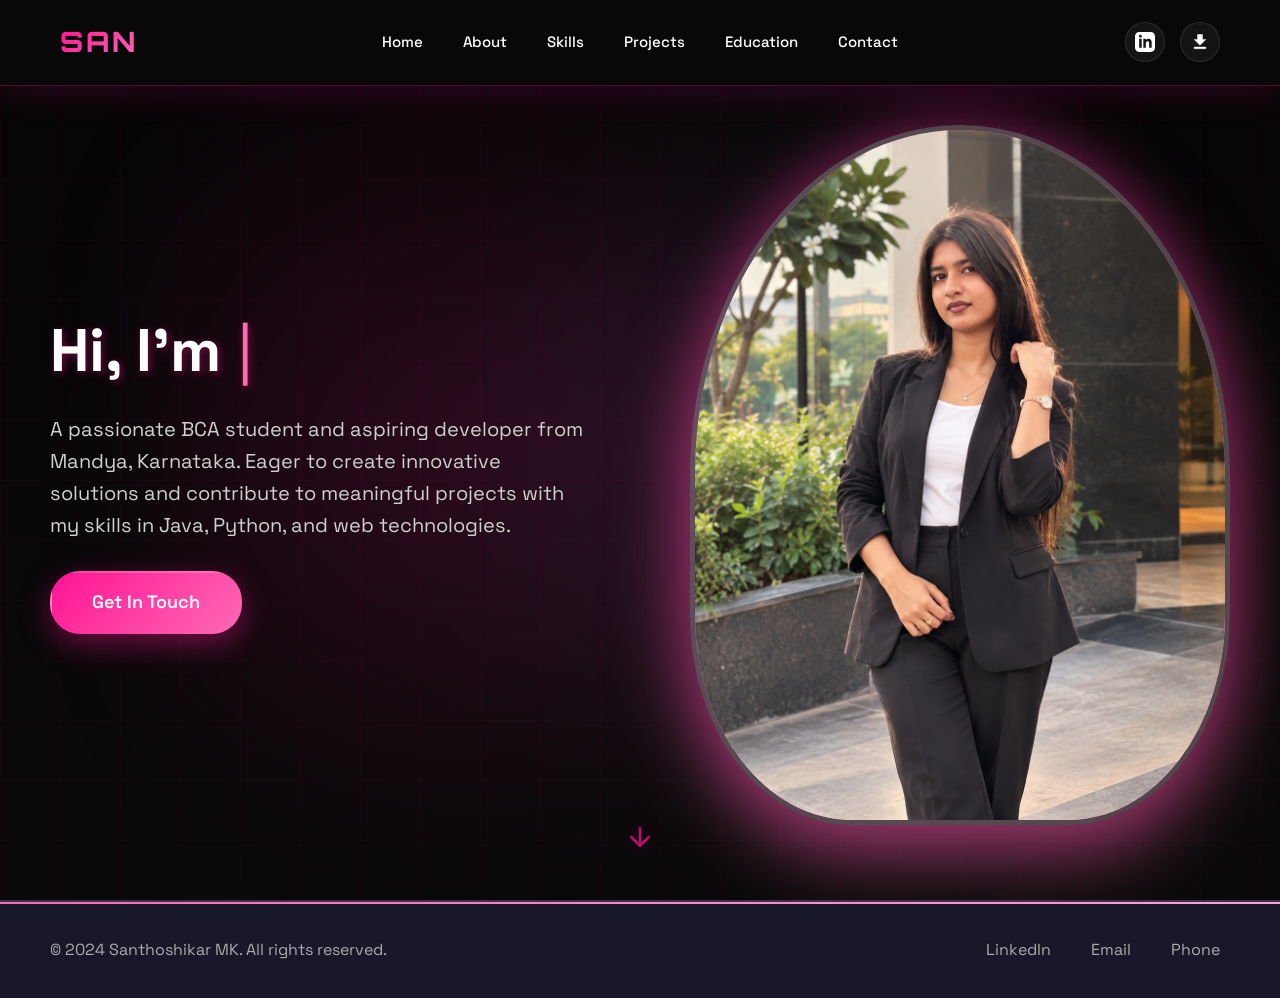
<file: index.html>
<!DOCTYPE html>
<html lang="en">
<head>
    <meta charset="UTF-8">
    <meta name="viewport" content="width=device-width, initial-scale=1.0">
    <meta name="description" content="Santhoshikar MK - BCA Student & Aspiring Developer from Mandya, Karnataka. Passionate about Java, Python, and Web Technologies.">
    <title>Santhoshikar MK - Portfolio | Home</title>
    
    <!-- Fonts -->
    <link href="https://fonts.googleapis.com/css2?family=Space+Grotesk:wght@300;400;500;600;700&family=Orbitron:wght@400;500;600;700;800;900&display=swap" rel="stylesheet">
    
    <!-- Stylesheets -->
    <link rel="stylesheet" href="css/style.css">
    <link rel="stylesheet" href="css/responsive.css">
    <link rel="stylesheet" href="css/animations.css">
</head>
<body>
    <!-- Loading Screen -->
    <div class="loader-wrapper" id="loader">
        <div class="loader">
            <div class="loader-circle"></div>
            <div class="loader-circle"></div>
            <div class="loader-circle"></div>
        </div>
        <div class="loader-text">LOADING...</div>
    </div>

    <!-- Navigation -->
    <nav>
        <div class="nav-logo">SAN</div>
        <div class="hamburger" onclick="toggleMobileMenu()">
            <span></span>
            <span></span>
            <span></span>
        </div>
        <div class="nav-menu">
            <a href="index.html" class="active"><span>Home</span></a>
            <a href="about.html"><span>About</span></a>
            <a href="skills.html"><span>Skills</span></a>
            <a href="projects.html"><span>Projects</span></a>
            <a href="education.html"><span>Education</span></a>
            <a href="contact.html"><span>Contact</span></a>
        </div>
        <div class="nav-icons">
            <a href="https://www.linkedin.com/in/santhoshikar-mk-704a4a346" target="_blank" rel="noopener noreferrer" aria-label="LinkedIn">
                <svg width="24" height="24" viewBox="0 0 24 24" fill="currentColor" xmlns="http://www.w3.org/2000/svg" style="fill: white;">
                    <path d="M19 0h-14c-2.761 0-5 2.239-5 5v14c0 2.761 2.239 5 5 5h14c2.762 0 5-2.239 5-5v-14c0-2.761-2.238-5-5-5zm-11 19h-3v-11h3v11zm-1.5-12.268c-.966 0-1.75-.79-1.75-1.764s.784-1.764 1.75-1.764 1.75.79 1.75 1.764-.783 1.764-1.75 1.764zm13.5 12.268h-3v-5.604c0-3.368-4-3.113-4 0v5.604h-3v-11h3v1.765c1.396-2.586 7-2.777 7 2.476v6.759z" fill="white"/>
                </svg>
            </a>
            <a href="assets/resume/Santhoshikar_MK_Resume.docx" download aria-label="Download CV">
                <svg width="24" height="24" viewBox="0 0 24 24" fill="currentColor" xmlns="http://www.w3.org/2000/svg" style="fill: white;">
                    <path d="M19 9h-4V3H9v6H5l7 7 7-7zM5 18v2h14v-2H5z" fill="white" stroke="white" stroke-width="0.5"/>
                </svg>
            </a>
        </div>
    </nav>

    <!-- Hero Section -->
    <section class="hero" id="home">
        <div class="hero-content">
            <div class="hero-text">
                <h1>Hi, I'm <span id="typewriter"></span><span class="cursor">|</span></h1>
                <p>A passionate BCA student and aspiring developer from Mandya, Karnataka. Eager to create innovative solutions and contribute to meaningful projects with my skills in Java, Python, and web technologies.</p>
                <a href="contact.html" class="cta-button">Get In Touch</a>
            </div>
            <div class="hero-image">
                <div class="image-wrapper">
                    <img src="assets/images/san.png" alt="Santhoshikar MK - Portfolio Photo" loading="eager" width="600" height="700">
                </div>
            </div>
        </div>
        
        <!-- Scroll Indicator -->
        <div class="scroll-indicator">
            <svg viewBox="0 0 24 24" fill="none" xmlns="http://www.w3.org/2000/svg">
                <path d="M12 5v14m0 0l-7-7m7 7l7-7" stroke-width="2" stroke-linecap="round" stroke-linejoin="round"/>
            </svg>
        </div>
    </section>

    <!-- Footer -->
    <footer>
        <div class="container">
            <p>&copy; 2024 Santhoshikar MK. All rights reserved.</p>
            <div class="social-links">
                <a href="https://www.linkedin.com/in/santhoshikar-mk-704a4a346" target="_blank" rel="noopener noreferrer" aria-label="LinkedIn">LinkedIn</a>
                <a href="mailto:santoshi.mk2006@gmail.com" aria-label="Email">Email</a>
                <a href="tel:+918217865707" aria-label="Phone">Phone</a>
            </div>
        </div>
    </footer>

    <!-- Scripts -->
    <script src="js/main.js" defer></script>
</body>
</html>
</file>
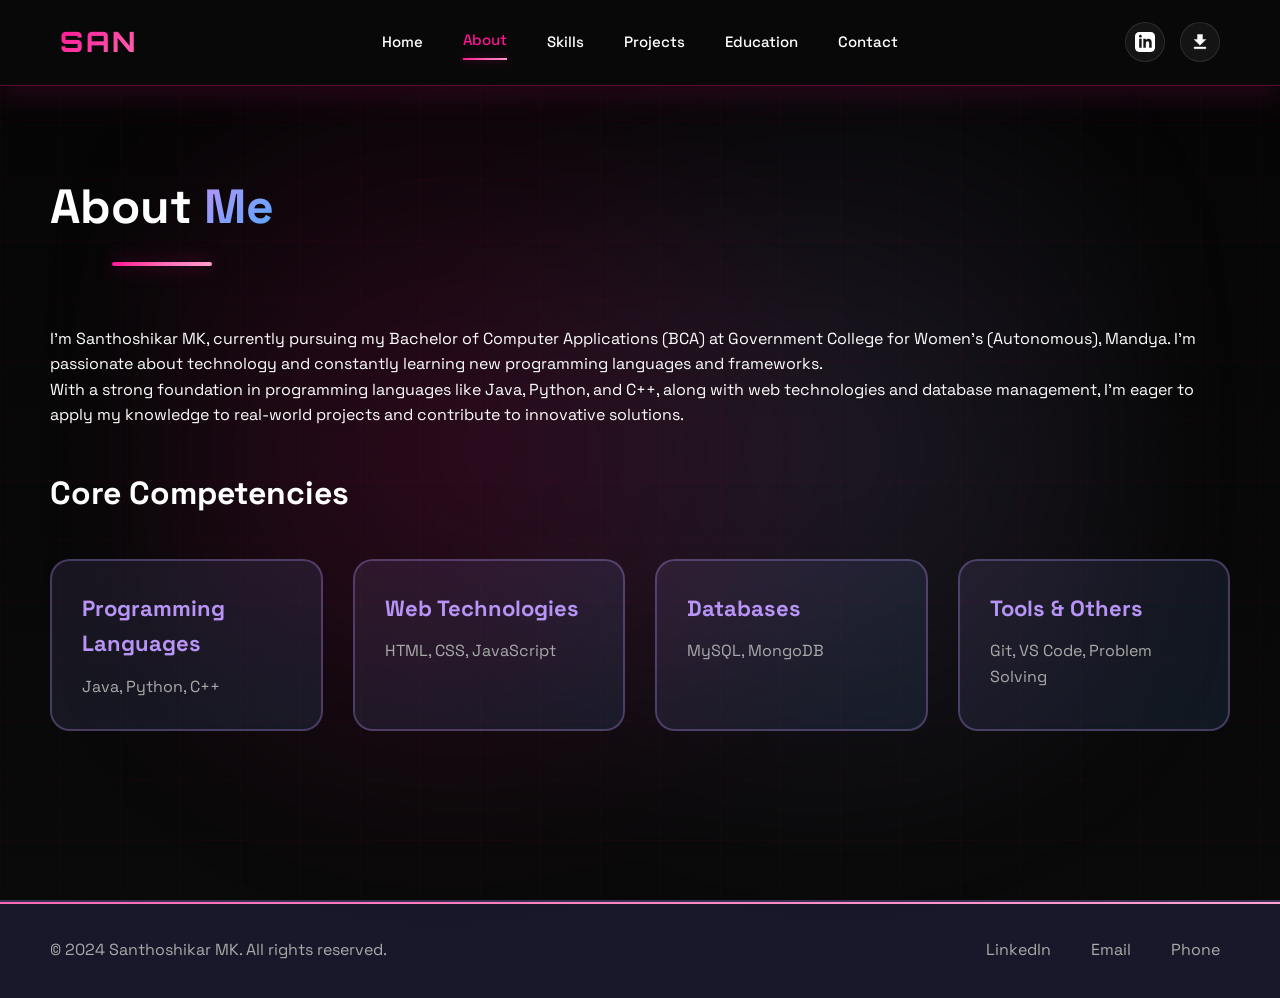
<file: about.html>
<!DOCTYPE html>
<html lang="en">
<head>
    <meta charset="UTF-8">
    <meta name="viewport" content="width=device-width, initial-scale=1.0">
    <meta name="description" content="About Santhoshikar MK - BCA Student passionate about programming, web development, and problem solving.">
    <title>About Me - Santhoshikar MK</title>
    
    <!-- Fonts -->
    <link href="https://fonts.googleapis.com/css2?family=Space+Grotesk:wght@300;400;500;600;700&family=Orbitron:wght@400;500;600;700;800;900&display=swap" rel="stylesheet">
    
    <!-- Stylesheets -->
    <link rel="stylesheet" href="css/style.css">
    <link rel="stylesheet" href="css/responsive.css">
    <link rel="stylesheet" href="css/animations.css">
</head>
<body>
    <!-- Navigation -->
    <nav>
        <div class="nav-logo">SAN</div>
        <div class="hamburger" onclick="toggleMobileMenu()">
            <span></span>
            <span></span>
            <span></span>
        </div>
        <div class="nav-menu">
            <a href="index.html"><span>Home</span></a>
            <a href="about.html" class="active"><span>About</span></a>
            <a href="skills.html"><span>Skills</span></a>
            <a href="projects.html"><span>Projects</span></a>
            <a href="education.html"><span>Education</span></a>
            <a href="contact.html"><span>Contact</span></a>
        </div>
        <div class="nav-icons">
            <a href="https://www.linkedin.com/in/santhoshikar-mk-704a4a346" target="_blank" rel="noopener noreferrer" aria-label="LinkedIn">
                <svg width="24" height="24" viewBox="0 0 24 24" fill="currentColor" xmlns="http://www.w3.org/2000/svg" style="fill: white;">
                    <path d="M19 0h-14c-2.761 0-5 2.239-5 5v14c0 2.761 2.239 5 5 5h14c2.762 0 5-2.239 5-5v-14c0-2.761-2.238-5-5-5zm-11 19h-3v-11h3v11zm-1.5-12.268c-.966 0-1.75-.79-1.75-1.764s.784-1.764 1.75-1.764 1.75.79 1.75 1.764-.783 1.764-1.75 1.764zm13.5 12.268h-3v-5.604c0-3.368-4-3.113-4 0v5.604h-3v-11h3v1.765c1.396-2.586 7-2.777 7 2.476v6.759z" fill="white"/>
                </svg>
            </a>
            <a href="assets/resume/Santhoshikar_MK_Resume.docx" download aria-label="Download CV">
                <svg width="24" height="24" viewBox="0 0 24 24" fill="currentColor" xmlns="http://www.w3.org/2000/svg" style="fill: white;">
                    <path d="M19 9h-4V3H9v6H5l7 7 7-7zM5 18v2h14v-2H5z" fill="white" stroke="white" stroke-width="0.5"/>
                </svg>
            </a>
        </div>
    </nav>

    <!-- About Section -->
    <section class="section fade-in" id="about">
        <div class="container">
            <h2 class="section-title">About <span>Me</span></h2>
            <div class="about-content">
                <div class="about-text">
                    <p>I'm Santhoshikar MK, currently pursuing my Bachelor of Computer Applications (BCA) at Government College for Women's (Autonomous), Mandya. I'm passionate about technology and constantly learning new programming languages and frameworks.</p>
                    <p>With a strong foundation in programming languages like Java, Python, and C++, along with web technologies and database management, I'm eager to apply my knowledge to real-world projects and contribute to innovative solutions.</p>
                    
                    <h3 style="margin-top: 40px; margin-bottom: 20px; font-size: 32px;">Core Competencies</h3>
                    
                    <div class="skills-grid">
                        <div class="skill-item fade-in">
                            <h4>Programming Languages</h4>
                            <p>Java, Python, C++</p>
                        </div>
                        <div class="skill-item fade-in">
                            <h4>Web Technologies</h4>
                            <p>HTML, CSS, JavaScript</p>
                        </div>
                        <div class="skill-item fade-in">
                            <h4>Databases</h4>
                            <p>MySQL, MongoDB</p>
                        </div>
                        <div class="skill-item fade-in">
                            <h4>Tools & Others</h4>
                            <p>Git, VS Code, Problem Solving</p>
                        </div>
                    </div>
                </div>
            </div>
        </div>
    </section>

    <!-- Footer -->
    <footer>
        <div class="container">
            <p>&copy; 2024 Santhoshikar MK. All rights reserved.</p>
            <div class="social-links">
                <a href="https://www.linkedin.com/in/santhoshikar-mk-704a4a346" target="_blank" rel="noopener noreferrer" aria-label="LinkedIn">LinkedIn</a>
                <a href="mailto:santoshi.mk2006@gmail.com" aria-label="Email">Email</a>
                <a href="tel:+918217865707" aria-label="Phone">Phone</a>
            </div>
        </div>
    </footer>

    <!-- Scripts -->
    <script src="js/main.js" defer></script>
</body>
</html>
</file>
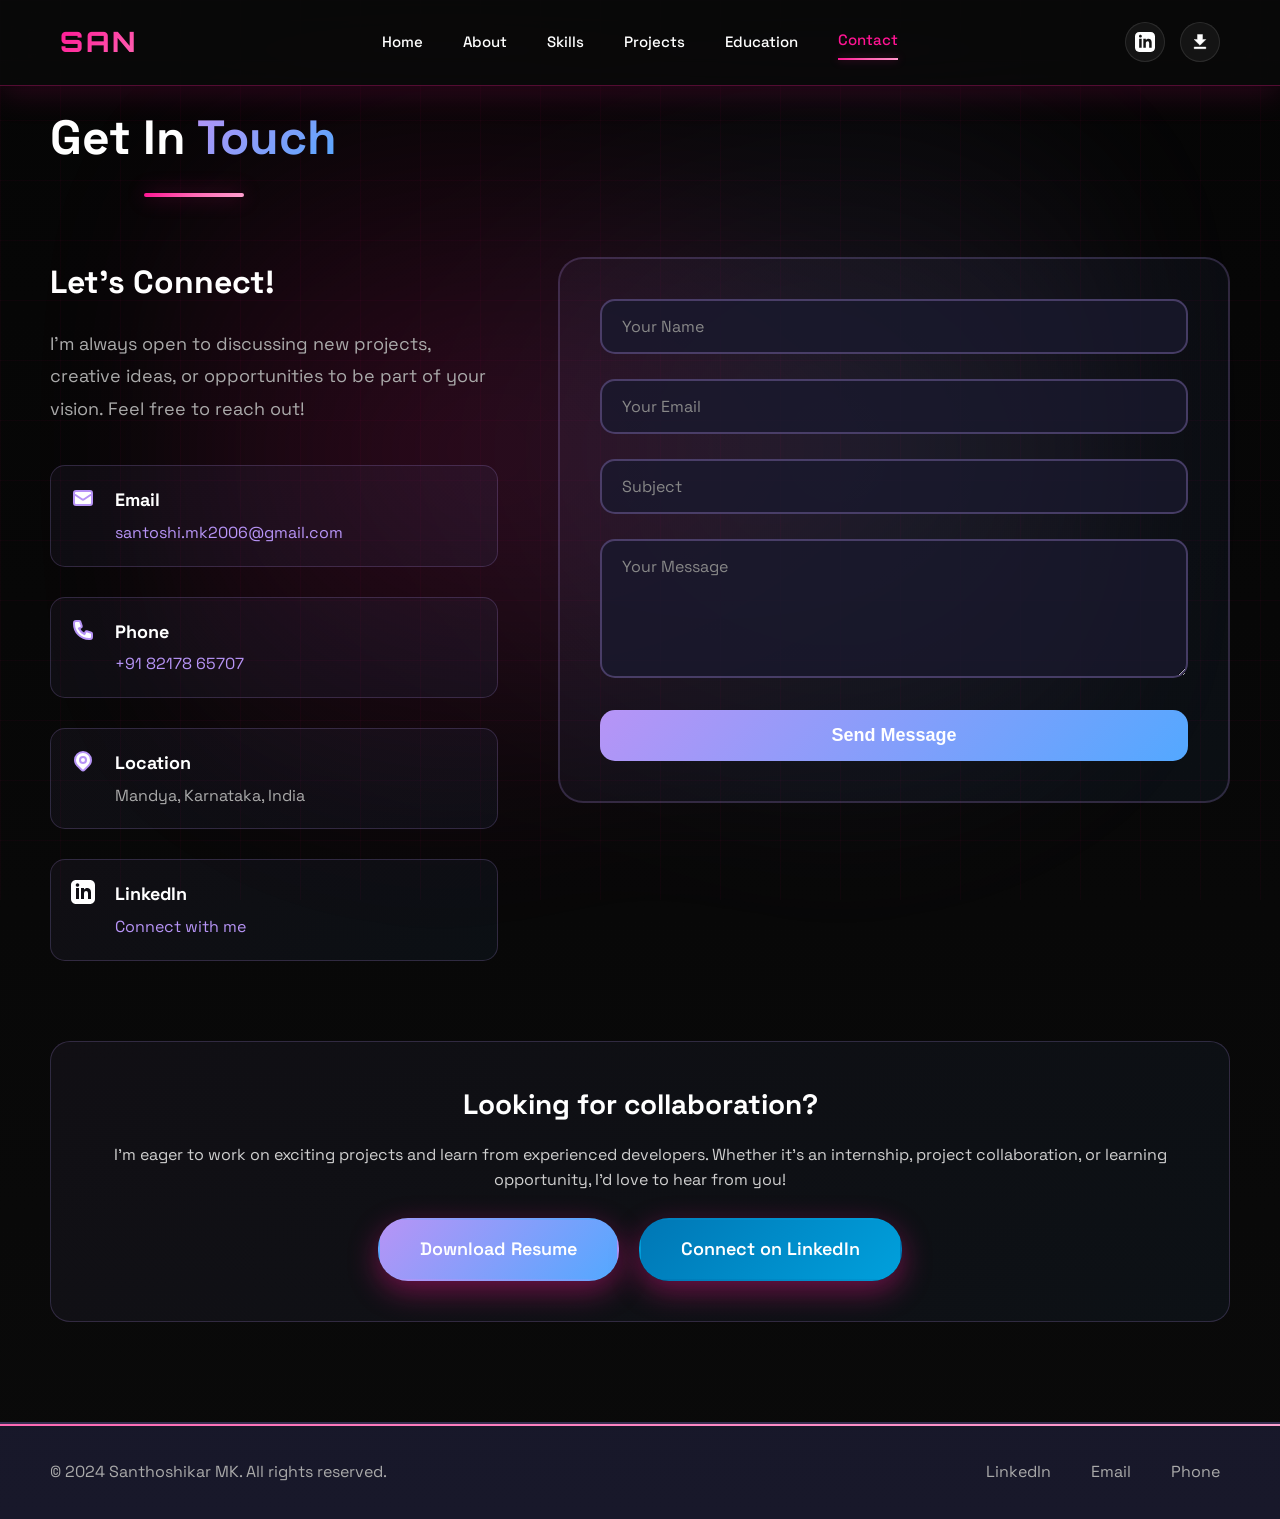
<file: contact.html>
<!DOCTYPE html>
<html lang="en">
<head>
    <meta charset="UTF-8">
    <meta name="viewport" content="width=device-width, initial-scale=1.0">
    <meta name="description" content="Contact Santhoshikar MK - Get in touch for projects, collaborations, or opportunities">
    <title>Contact Me - Santhoshikar MK</title>
    
    <link href="https://fonts.googleapis.com/css2?family=Space+Grotesk:wght@300;400;500;600;700&family=Orbitron:wght@400;500;600;700;800;900&display=swap" rel="stylesheet">
    <link rel="stylesheet" href="css/style.css">
    <link rel="stylesheet" href="css/responsive.css">
    <link rel="stylesheet" href="css/animations.css">
</head>
<body>
    <!-- Navigation -->
    <nav>
        <div class="nav-logo">SAN</div>
        <div class="hamburger" onclick="toggleMobileMenu()">
            <span></span>
            <span></span>
            <span></span>
        </div>
        <div class="nav-menu">
            <a href="index.html"><span>Home</span></a>
            <a href="about.html"><span>About</span></a>
            <a href="skills.html"><span>Skills</span></a>
            <a href="projects.html"><span>Projects</span></a>
            <a href="education.html"><span>Education</span></a>
            <a href="contact.html" class="active"><span>Contact</span></a>
        </div>
        <div class="nav-icons">
            <a href="https://www.linkedin.com/in/santhoshikar-mk-704a4a346" target="_blank" rel="noopener noreferrer" aria-label="LinkedIn">
                <svg width="24" height="24" viewBox="0 0 24 24" fill="currentColor" style="fill: white;" xmlns="http://www.w3.org/2000/svg">
                    <path d="M19 0h-14c-2.761 0-5 2.239-5 5v14c0 2.761 2.239 5 5 5h14c2.762 0 5-2.239 5-5v-14c0-2.761-2.238-5-5-5zm-11 19h-3v-11h3v11zm-1.5-12.268c-.966 0-1.75-.79-1.75-1.764s.784-1.764 1.75-1.764 1.75.79 1.75 1.764-.783 1.764-1.75 1.764zm13.5 12.268h-3v-5.604c0-3.368-4-3.113-4 0v5.604h-3v-11h3v1.765c1.396-2.586 7-2.777 7 2.476v6.759z" fill="white"/>
                </svg>
            </a>
            <a href="assets/resume/Santhoshikar_MK_Resume.docx" download aria-label="Download CV">
                <svg width="24" height="24" viewBox="0 0 24 24" fill="currentColor" style="fill: white;" xmlns="http://www.w3.org/2000/svg">
                    <path d="M19 9h-4V3H9v6H5l7 7 7-7zM5 18v2h14v-2H5z" fill="currentColor" stroke="currentColor" stroke-width="0.5"/>
                </svg>
            </a>
        </div>
    </nav>

    <!-- Contact Section -->
    <section class="section fade-in" id="contact">
        <div class="container">
            <h2 class="section-title">Get In <span>Touch</span></h2>
            
            <div class="contact-content">
                <!-- Contact Information -->
                <div class="contact-info">
                    <h3>Let's Connect!</h3>
                    <p>I'm always open to discussing new projects, creative ideas, or opportunities to be part of your vision. Feel free to reach out!</p>
                    
                    <div class="contact-details">
                        <!-- Email -->
                        <div class="contact-item fade-in">
                            <svg width="24" height="24" fill="currentColor" style="fill: white;" stroke="currentColor" stroke-width="2" viewBox="0 0 24 24">
                                <path d="M3 8l7.89 5.26a2 2 0 002.22 0L21 8M5 19h14a2 2 0 002-2V7a2 2 0 00-2-2H5a2 2 0 00-2 2v10a2 2 0 002 2z"/>
                            </svg>
                            <div>
                                <h4>Email</h4>
                                <p><a href="mailto:santoshi.mk2006@gmail.com" style="color: #b794f6; text-decoration: none;">santoshi.mk2006@gmail.com</a></p>
                            </div>
                        </div>

                        <!-- Phone -->
                        <div class="contact-item fade-in">
                            <svg width="24" height="24" fill="currentColor" style="fill: white;" stroke="currentColor" stroke-width="2" viewBox="0 0 24 24">
                                <path d="M3 5a2 2 0 012-2h3.28a1 1 0 01.948.684l1.498 4.493a1 1 0 01-.502 1.21l-2.257 1.13a11.042 11.042 0 005.516 5.516l1.13-2.257a1 1 0 011.21-.502l4.493 1.498a1 1 0 01.684.949V19a2 2 0 01-2 2h-1C9.716 21 3 14.284 3 6V5z"/>
                            </svg>
                            <div>
                                <h4>Phone</h4>
                                <p><a href="tel:+918217865707" style="color: #b794f6; text-decoration: none;">+91 82178 65707</a></p>
                            </div>
                        </div>

                        <!-- Location -->
                        <div class="contact-item fade-in">
                            <svg width="24" height="24" fill="currentColor" style="fill: white;" stroke="currentColor" stroke-width="2" viewBox="0 0 24 24">
                                <path d="M17.657 16.657L13.414 20.9a1.998 1.998 0 01-2.827 0l-4.244-4.243a8 8 0 1111.314 0z"/>
                                <path d="M15 11a3 3 0 11-6 0 3 3 0 016 0z"/>
                            </svg>
                            <div>
                                <h4>Location</h4>
                                <p>Mandya, Karnataka, India</p>
                            </div>
                        </div>

                        <!-- LinkedIn -->
                        <div class="contact-item fade-in">
                            <svg width="24" height="24" fill="currentColor" viewBox="0 0 24 24">
                                <path d="M19 0h-14c-2.761 0-5 2.239-5 5v14c0 2.761 2.239 5 5 5h14c2.762 0 5-2.239 5-5v-14c0-2.761-2.238-5-5-5zm-11 19h-3v-11h3v11zm-1.5-12.268c-.966 0-1.75-.79-1.75-1.764s.784-1.764 1.75-1.764 1.75.79 1.75 1.764-.783 1.764-1.75 1.764zm13.5 12.268h-3v-5.604c0-3.368-4-3.113-4 0v5.604h-3v-11h3v1.765c1.396-2.586 7-2.777 7 2.476v6.759z" fill="white"/>
                            </svg>
                            <div>
                                <h4>LinkedIn</h4>
                                <p><a href="https://www.linkedin.com/in/santhoshikar-mk-704a4a346" target="_blank" rel="noopener noreferrer" style="color: #b794f6; text-decoration: none;">Connect with me</a></p>
                            </div>
                        </div>
                    </div>
                </div>

                <!-- Contact Form -->
                <form class="contact-form" action="https://formsubmit.co/santoshi.mk2006@gmail.com" method="POST">
                    <!-- Hidden fields for FormSubmit configuration -->
                    <input type="hidden" name="_subject" value="New Portfolio Contact!">
                    <input type="hidden" name="_captcha" value="false">
                    <input type="hidden" name="_template" value="table">
                    
                    <div class="form-group">
                        <input type="text" name="name" placeholder="Your Name" required>
                    </div>
                    
                    <div class="form-group">
                        <input type="email" name="email" placeholder="Your Email" required>
                    </div>
                    
                    <div class="form-group">
                        <input type="text" name="subject" placeholder="Subject">
                    </div>
                    
                    <div class="form-group">
                        <textarea rows="5" name="message" placeholder="Your Message" required></textarea>
                    </div>
                    
                    <button type="submit" class="submit-btn">Send Message</button>
                </form>
            </div>

            <!-- Additional Info -->
            <div style="text-align: center; margin-top: 80px; padding: 40px; background: linear-gradient(135deg, rgba(183, 148, 246, 0.05), rgba(83, 168, 255, 0.05)); border-radius: 20px; border: 1px solid rgba(183, 148, 246, 0.2);">
                <h3 style="font-size: 28px; margin-bottom: 15px;">Looking for collaboration?</h3>
                <p style="font-size: 16px; color: var(--text-gray); margin-bottom: 25px;">I'm eager to work on exciting projects and learn from experienced developers. Whether it's an internship, project collaboration, or learning opportunity, I'd love to hear from you!</p>
                <div style="display: flex; gap: 20px; justify-content: center; flex-wrap: wrap;">
                    <a href="assets/resume/Santhoshikar_MK_Resume.docx" download class="cta-button" style="background: linear-gradient(135deg, #b794f6, #53a8ff);">
                        Download Resume
                    </a>
                    <a href="https://www.linkedin.com/in/santhoshikar-mk-704a4a346" target="_blank" rel="noopener noreferrer" class="cta-button" style="background: linear-gradient(135deg, #0077b5, #00a0dc);">
                        Connect on LinkedIn
                    </a>
                </div>
            </div>
        </div>
    </section>

    <!-- Footer -->
    <footer>
        <div class="container">
            <p>&copy; 2024 Santhoshikar MK. All rights reserved.</p>
            <div class="social-links">
                <a href="https://www.linkedin.com/in/santhoshikar-mk-704a4a346" target="_blank" rel="noopener noreferrer" aria-label="LinkedIn">LinkedIn</a>
                <a href="mailto:santoshi.mk2006@gmail.com" aria-label="Email">Email</a>
                <a href="tel:+918217865707" aria-label="Phone">Phone</a>
            </div>
        </div>
    </footer>

    <!-- Scripts -->
    <script src="js/main.js" defer></script>
    <script src="js/contact.js" defer></script>
</body>
</html>
</file>
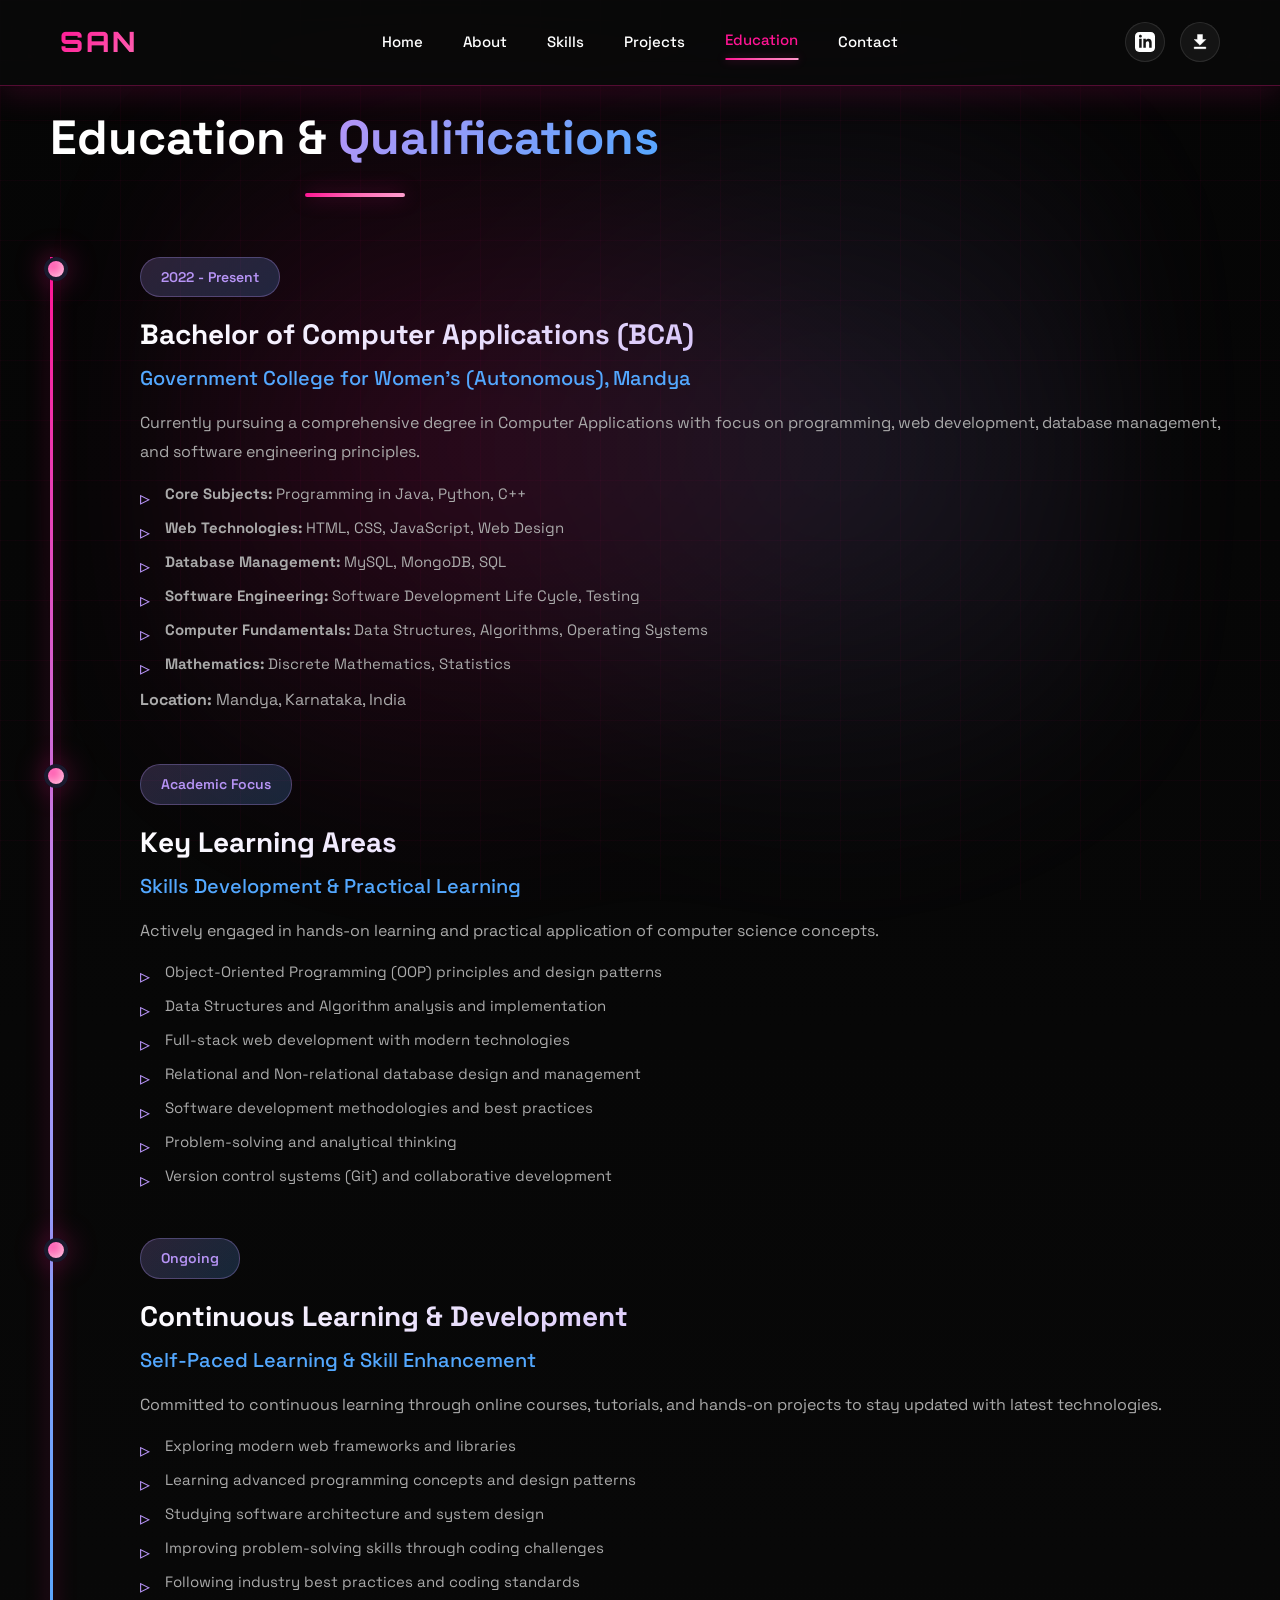
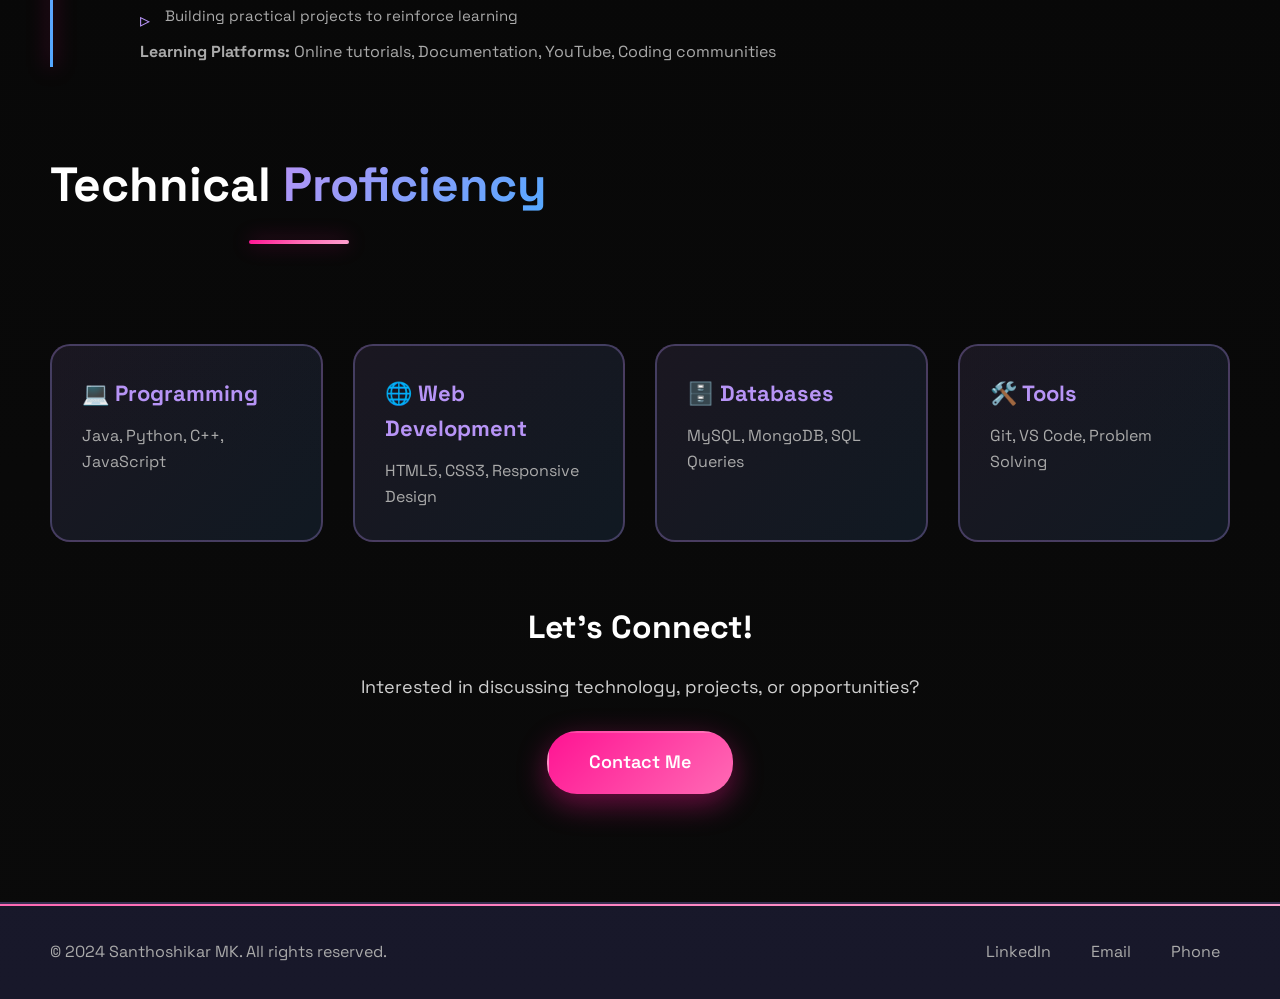
<file: education.html>
<!DOCTYPE html>
<html lang="en">
<head>
    <meta charset="UTF-8">
    <meta name="viewport" content="width=device-width, initial-scale=1.0">
    <meta name="description" content="Education & Academic Background - BCA student at Government College for Women's, Mandya">
    <title>Education - Santhoshikar MK</title>
    
    <link href="https://fonts.googleapis.com/css2?family=Space+Grotesk:wght@300;400;500;600;700&family=Orbitron:wght@400;500;600;700;800;900&display=swap" rel="stylesheet">
    <link rel="stylesheet" href="css/style.css">
    <link rel="stylesheet" href="css/responsive.css">
    <link rel="stylesheet" href="css/animations.css">
</head>
<body>
    <!-- Navigation -->
    <nav>
        <div class="nav-logo">SAN</div>
        <div class="hamburger" onclick="toggleMobileMenu()">
            <span></span>
            <span></span>
            <span></span>
        </div>
        <div class="nav-menu">
            <a href="index.html"><span>Home</span></a>
            <a href="about.html"><span>About</span></a>
            <a href="skills.html"><span>Skills</span></a>
            <a href="projects.html"><span>Projects</span></a>
            <a href="education.html" class="active"><span>Education</span></a>
            <a href="contact.html"><span>Contact</span></a>
        </div>
        <div class="nav-icons">
            <a href="https://www.linkedin.com/in/santhoshikar-mk-704a4a346" target="_blank" rel="noopener noreferrer" aria-label="LinkedIn">
                <svg width="24" height="24" viewBox="0 0 24 24" fill="currentColor" style="fill: white;" xmlns="http://www.w3.org/2000/svg">
                    <path d="M19 0h-14c-2.761 0-5 2.239-5 5v14c0 2.761 2.239 5 5 5h14c2.762 0 5-2.239 5-5v-14c0-2.761-2.238-5-5-5zm-11 19h-3v-11h3v11zm-1.5-12.268c-.966 0-1.75-.79-1.75-1.764s.784-1.764 1.75-1.764 1.75.79 1.75 1.764-.783 1.764-1.75 1.764zm13.5 12.268h-3v-5.604c0-3.368-4-3.113-4 0v5.604h-3v-11h3v1.765c1.396-2.586 7-2.777 7 2.476v6.759z" fill="white"/>
                </svg>
            </a>
            <a href="assets/resume/Santhoshikar_MK_Resume.docx" download aria-label="Download CV">
                <svg width="24" height="24" viewBox="0 0 24 24" fill="currentColor" style="fill: white;" xmlns="http://www.w3.org/2000/svg">
                    <path d="M19 9h-4V3H9v6H5l7 7 7-7zM5 18v2h14v-2H5z" fill="currentColor" stroke="currentColor" stroke-width="0.5"/>
                </svg>
            </a>
        </div>
    </nav>

    <!-- Education Section -->
    <section class="section fade-in" id="education">
        <div class="container">
            <h2 class="section-title">Education & <span>Qualifications</span></h2>
            
            <div class="timeline">
                <!-- Current Education -->
                <div class="timeline-item fade-in">
                    <span class="timeline-date">2022 - Present</span>
                    <div class="timeline-content">
                        <h3>Bachelor of Computer Applications (BCA)</h3>
                        <h4>Government College for Women's (Autonomous), Mandya</h4>
                        <p>Currently pursuing a comprehensive degree in Computer Applications with focus on programming, web development, database management, and software engineering principles.</p>
                        <ul>
                            <li><strong>Core Subjects:</strong> Programming in Java, Python, C++</li>
                            <li><strong>Web Technologies:</strong> HTML, CSS, JavaScript, Web Design</li>
                            <li><strong>Database Management:</strong> MySQL, MongoDB, SQL</li>
                            <li><strong>Software Engineering:</strong> Software Development Life Cycle, Testing</li>
                            <li><strong>Computer Fundamentals:</strong> Data Structures, Algorithms, Operating Systems</li>
                            <li><strong>Mathematics:</strong> Discrete Mathematics, Statistics</li>
                        </ul>
                        <p><strong>Location:</strong> Mandya, Karnataka, India</p>
                    </div>
                </div>

                <!-- Academic Achievements -->
                <div class="timeline-item fade-in">
                    <span class="timeline-date">Academic Focus</span>
                    <div class="timeline-content">
                        <h3>Key Learning Areas</h3>
                        <h4>Skills Development & Practical Learning</h4>
                        <p>Actively engaged in hands-on learning and practical application of computer science concepts.</p>
                        <ul>
                            <li>Object-Oriented Programming (OOP) principles and design patterns</li>
                            <li>Data Structures and Algorithm analysis and implementation</li>
                            <li>Full-stack web development with modern technologies</li>
                            <li>Relational and Non-relational database design and management</li>
                            <li>Software development methodologies and best practices</li>
                            <li>Problem-solving and analytical thinking</li>
                            <li>Version control systems (Git) and collaborative development</li>
                        </ul>
                    </div>
                </div>

                <!-- Continuous Learning -->
                <div class="timeline-item fade-in">
                    <span class="timeline-date">Ongoing</span>
                    <div class="timeline-content">
                        <h3>Continuous Learning & Development</h3>
                        <h4>Self-Paced Learning & Skill Enhancement</h4>
                        <p>Committed to continuous learning through online courses, tutorials, and hands-on projects to stay updated with latest technologies.</p>
                        <ul>
                            <li>Exploring modern web frameworks and libraries</li>
                            <li>Learning advanced programming concepts and design patterns</li>
                            <li>Studying software architecture and system design</li>
                            <li>Improving problem-solving skills through coding challenges</li>
                            <li>Following industry best practices and coding standards</li>
                            <li>Building practical projects to reinforce learning</li>
                        </ul>
                        <p><strong>Learning Platforms:</strong> Online tutorials, Documentation, YouTube, Coding communities</p>
                    </div>
                </div>
            </div>

            <!-- Skills Highlight -->
            <div style="margin-top: 80px;">
                <h2 class="section-title">Technical <span>Proficiency</span></h2>
                <div class="skills-grid">
                    <div class="skill-item fade-in">
                        <h4>💻 Programming</h4>
                        <p>Java, Python, C++, JavaScript</p>
                    </div>
                    <div class="skill-item fade-in">
                        <h4>🌐 Web Development</h4>
                        <p>HTML5, CSS3, Responsive Design</p>
                    </div>
                    <div class="skill-item fade-in">
                        <h4>🗄️ Databases</h4>
                        <p>MySQL, MongoDB, SQL Queries</p>
                    </div>
                    <div class="skill-item fade-in">
                        <h4>🛠️ Tools</h4>
                        <p>Git, VS Code, Problem Solving</p>
                    </div>
                </div>
            </div>

            <!-- Call to Action -->
            <div style="text-align: center; margin-top: 60px;">
                <h3 style="font-size: 32px; margin-bottom: 20px;">Let's Connect!</h3>
                <p style="font-size: 18px; color: var(--text-gray); margin-bottom: 30px;">Interested in discussing technology, projects, or opportunities?</p>
                <a href="contact.html" class="cta-button">Contact Me</a>
            </div>
        </div>
    </section>

    <!-- Footer -->
    <footer>
        <div class="container">
            <p>&copy; 2024 Santhoshikar MK. All rights reserved.</p>
            <div class="social-links">
                <a href="https://www.linkedin.com/in/santhoshikar-mk-704a4a346" target="_blank" rel="noopener noreferrer" aria-label="LinkedIn">LinkedIn</a>
                <a href="mailto:santoshi.mk2006@gmail.com" aria-label="Email">Email</a>
                <a href="tel:+918217865707" aria-label="Phone">Phone</a>
            </div>
        </div>
    </footer>

    <!-- Scripts -->
    <script src="js/main.js" defer></script>
</body>
</html>
</file>
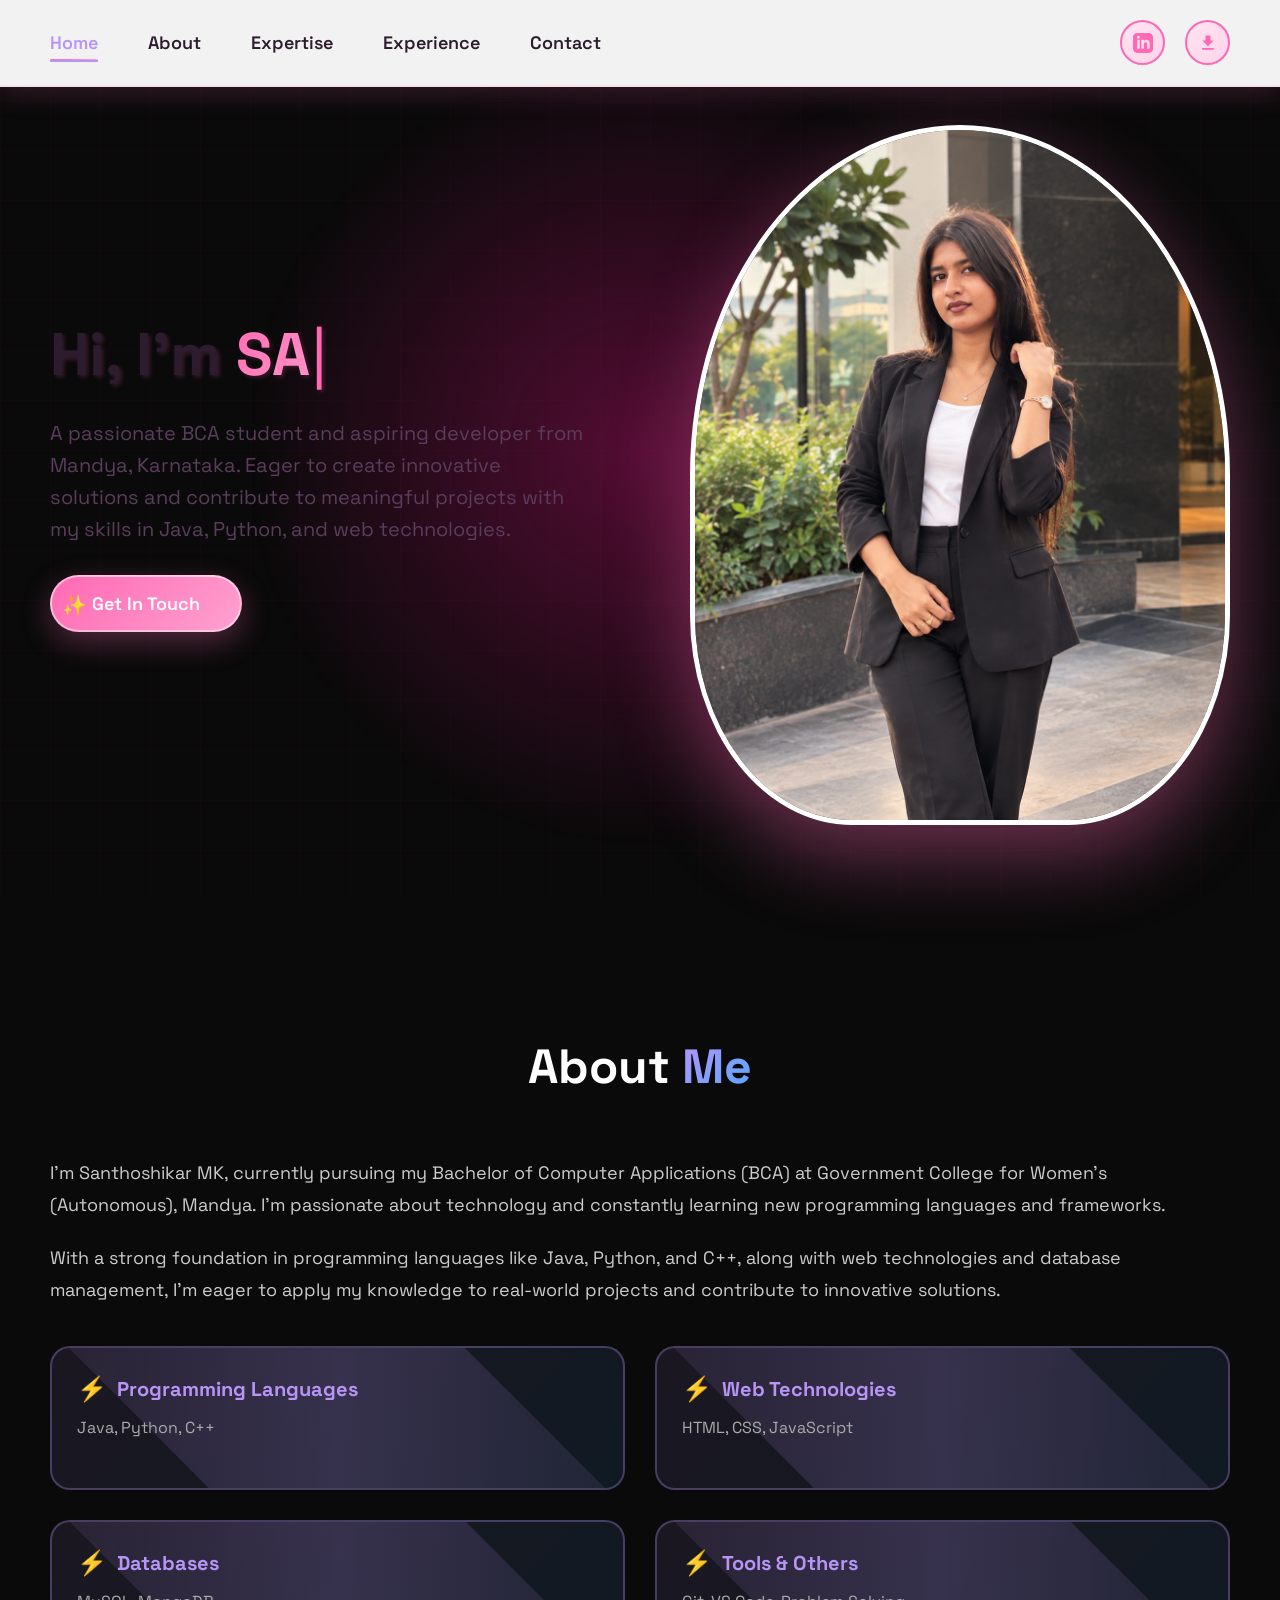
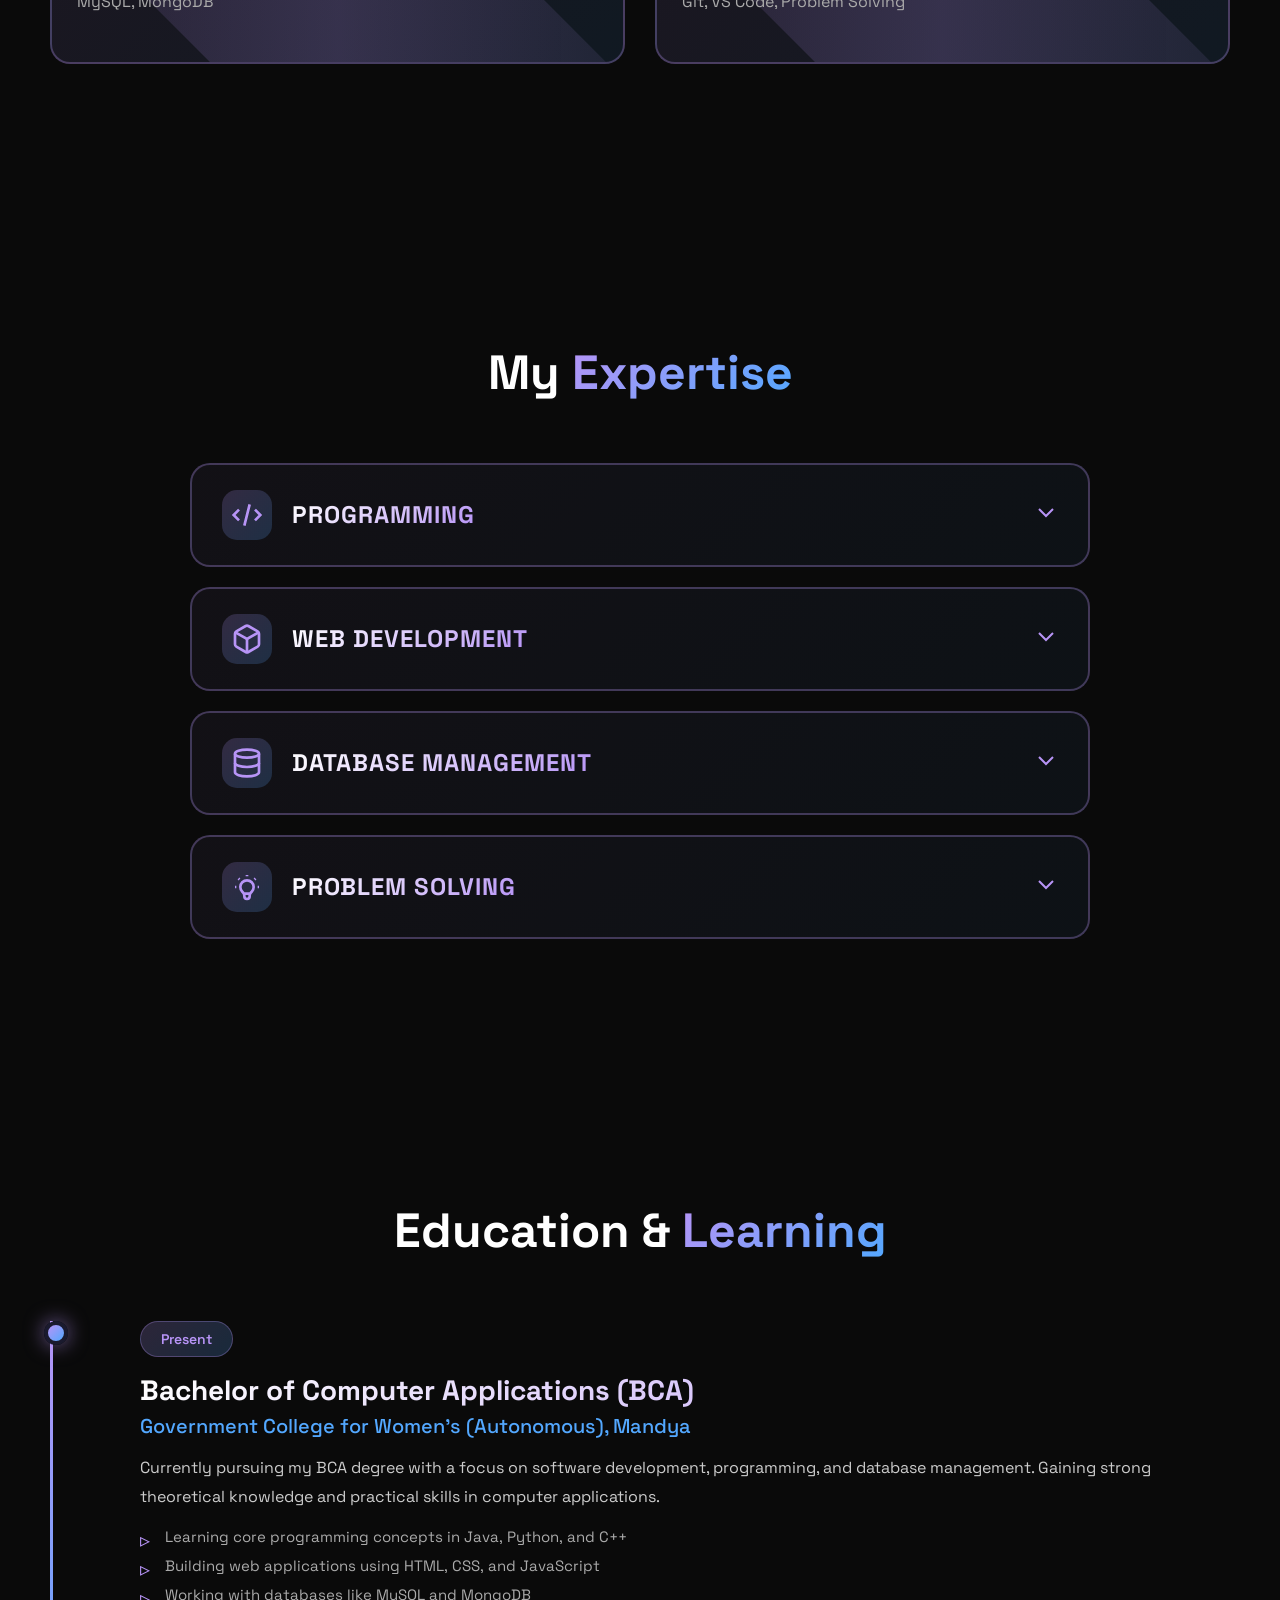
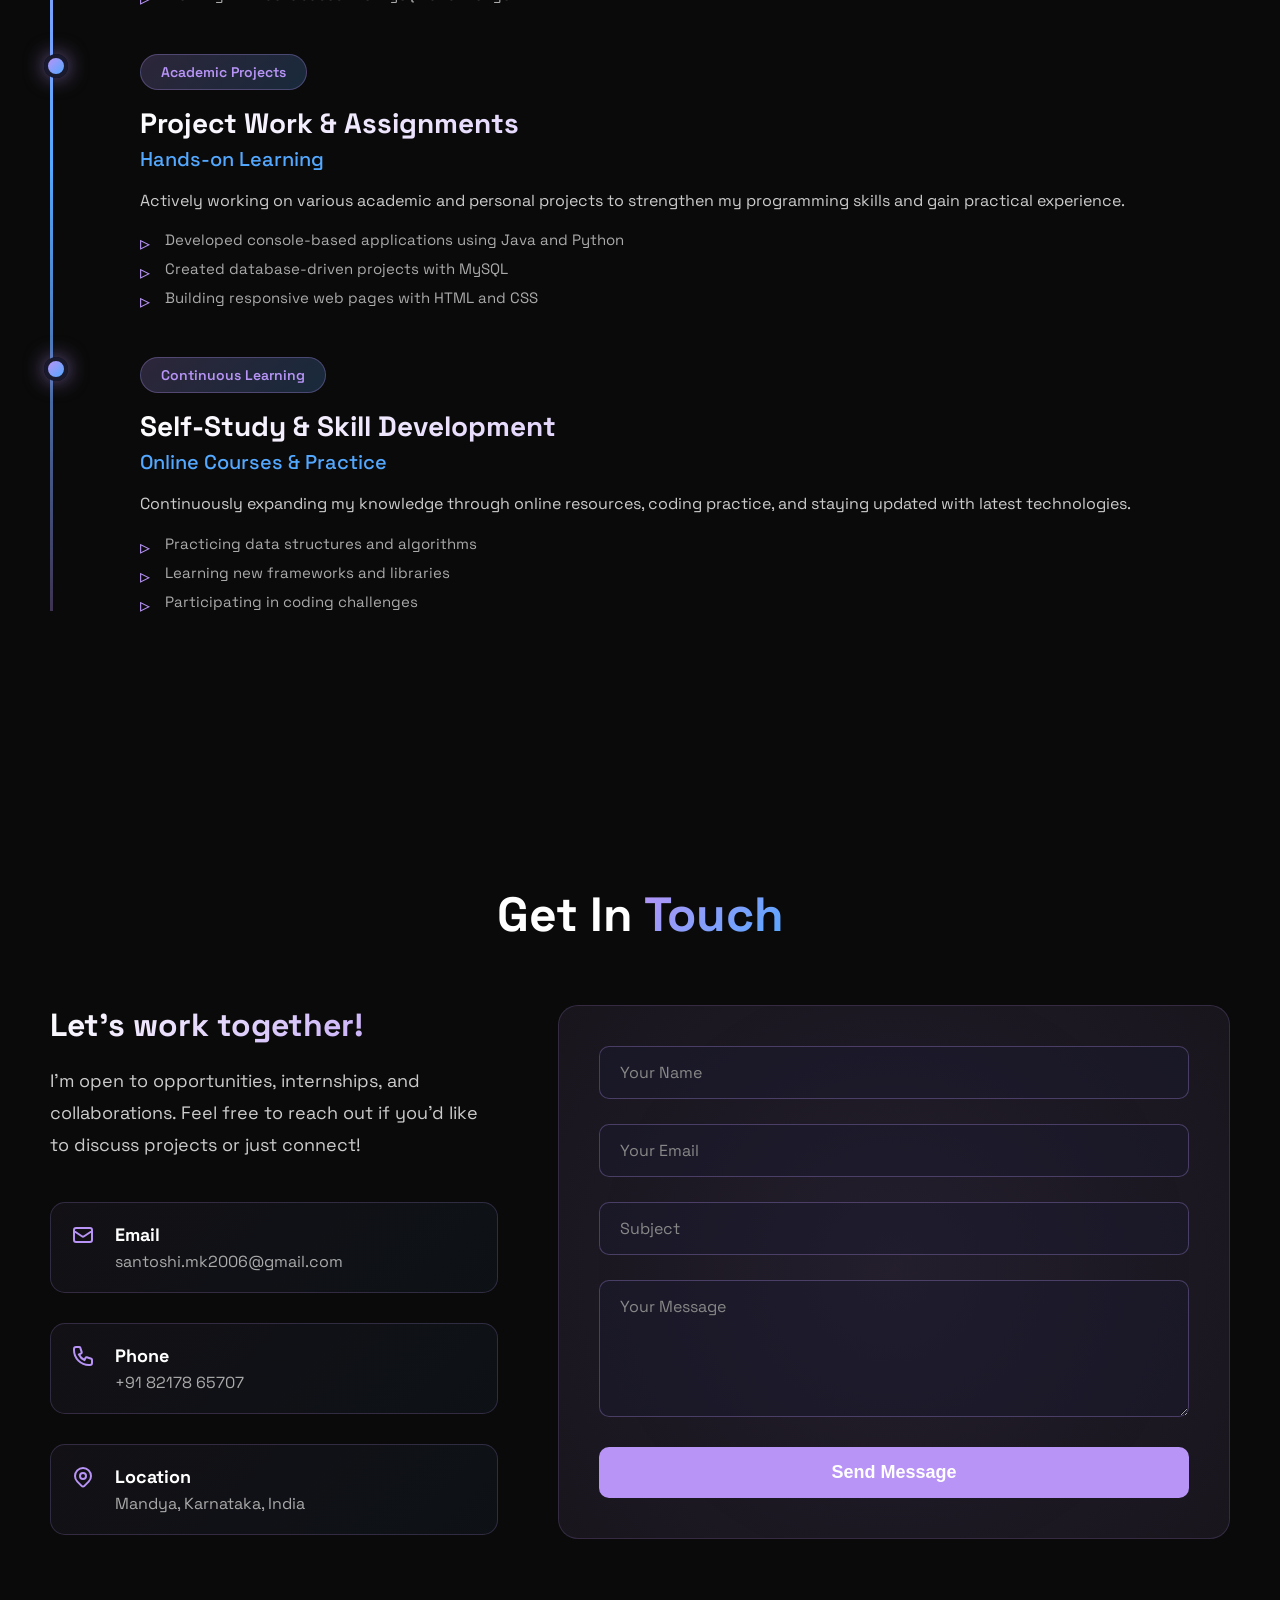
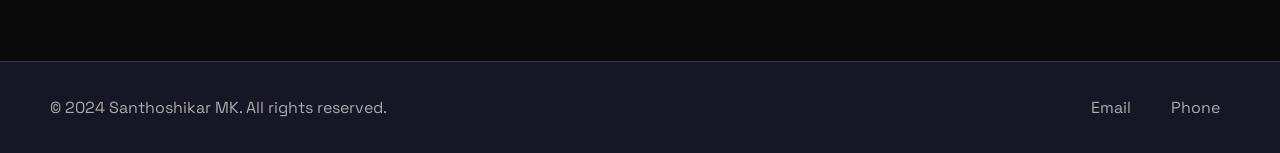
<file: index_backup.html>
<!DOCTYPE html>
<html lang="en">
<head>
    <meta charset="UTF-8">
    <meta name="viewport" content="width=device-width, initial-scale=1.0">
    <title>Santhoshikar MK - Portfolio</title>
    <link href="https://fonts.googleapis.com/css2?family=Space+Grotesk:wght@300;400;500;600;700&family=Orbitron:wght@400;500;600;700;800;900&display=swap" rel="stylesheet">
    <style>
        * {
            margin: 0;
            padding: 0;
            box-sizing: border-box;
        }

        body {
            font-family: 'Space Grotesk', sans-serif;
            background: #0a0a0a;
            color: #ffffff;
            overflow-x: hidden;
            position: relative;
        }

        /* Animated tech grid background */
        body::before {
            content: '';
            position: fixed;
            top: 0;
            left: 0;
            width: 100%;
            height: 100%;
            background: 
                linear-gradient(90deg, rgba(255, 20, 147, 0.03) 1px, transparent 1px),
                linear-gradient(rgba(255, 20, 147, 0.03) 1px, transparent 1px);
            background-size: 50px 50px;
            z-index: -1;
            animation: grid-move 20s linear infinite;
        }

        @keyframes grid-move {
            0% { background-position: 0 0; }
            100% { background-position: 50px 50px; }
        }

        /* Hot pink accent glow */
        body::after {
            content: '';
            position: fixed;
            top: 50%;
            left: 50%;
            width: 800px;
            height: 800px;
            background: radial-gradient(circle, rgba(255, 20, 147, 0.3) 0%, transparent 70%);
            transform: translate(-50%, -50%);
            z-index: -1;
            animation: pulse-glow 4s ease-in-out infinite;
        }

        @keyframes pulse-glow {
            0%, 100% { transform: translate(-50%, -50%) scale(1); opacity: 0.5; }
            50% { transform: translate(-50%, -50%) scale(1.2); opacity: 0.8; }
        }

        /* Loading Screen - Tech Style */
        .loader-wrapper {
            position: fixed;
            top: 0;
            left: 0;
            width: 100%;
            height: 100%;
            background: #0a0a0a;
            display: flex;
            flex-direction: column;
            justify-content: center;
            align-items: center;
            z-index: 10000;
            transition: opacity 0.5s, visibility 0.5s;
        }

        .loader-wrapper.hidden {
            opacity: 0;
            visibility: hidden;
        }

        .loader {
            width: 120px;
            height: 120px;
            position: relative;
        }

        .loader-circle {
            position: absolute;
            width: 100%;
            height: 100%;
            border: 4px solid transparent;
            border-top-color: #ff1493;
            border-right-color: #ff1493;
            border-radius: 50%;
            animation: tech-spin 1.5s cubic-bezier(0.68, -0.55, 0.265, 1.55) infinite;
        }

        .loader-circle:nth-child(2) {
            width: 80%;
            height: 80%;
            top: 10%;
            left: 10%;
            border-top-color: #ff69b4;
            border-right-color: #ff69b4;
            animation-delay: 0.2s;
            animation-direction: reverse;
        }

        .loader-circle:nth-child(3) {
            width: 60%;
            height: 60%;
            top: 20%;
            left: 20%;
            border-top-color: #ff1493;
            border-right-color: #ff1493;
            animation-delay: 0.4s;
        }

        @keyframes tech-spin {
            0% { transform: rotate(0deg); }
            100% { transform: rotate(360deg); }
        }

        .loader-text {
            margin-top: 40px;
            font-family: 'Orbitron', monospace;
            font-size: 28px;
            font-weight: 700;
            color: #ff1493;
            text-transform: uppercase;
            letter-spacing: 4px;
            animation: pulse-text 1.5s ease-in-out infinite;
            text-shadow: 0 0 20px rgba(255, 20, 147, 0.8);
        }

        @keyframes pulse-text {
            0%, 100% { opacity: 1; transform: scale(1); }
            50% { opacity: 0.7; transform: scale(1.05); }
        }
            flex-direction: column;
            justify-content: center;
            align-items: center;
            z-index: 10000;
            transition: opacity 0.5s, visibility 0.5s;
        }

        .loader-wrapper.hidden {
            opacity: 0;
            visibility: hidden;
        }

        .loader {
            width: 100px;
            height: 100px;
            position: relative;
            animation: rotate 2s linear infinite;
        }

        .loader-circle {
            position: absolute;
            width: 100%;
            height: 100%;
            border: 4px solid transparent;
            border-top-color: #ff69b4;
            border-radius: 50%;
            animation: spin 1s ease-in-out infinite;
        }

        .loader-circle:nth-child(2) {
            border-top-color: #ff85c1;
            animation-delay: 0.3s;
        }

        .loader-circle:nth-child(3) {
            border-top-color: #ffa1d0;
            animation-delay: 0.6s;
        }

        @keyframes spin {
            0% { transform: rotate(0deg) scale(1); }
            50% { transform: rotate(180deg) scale(1.1); }
            100% { transform: rotate(360deg) scale(1); }
        }

        @keyframes rotate {
            0% { transform: rotate(0deg); }
            100% { transform: rotate(360deg); }
        }

        .loader-text {
            margin-top: 30px;
            font-size: 24px;
            font-weight: 600;
            background: linear-gradient(135deg, #ff69b4, #ff85c1, #ffa1d0);
            -webkit-background-clip: text;
            -webkit-text-fill-color: transparent;
            background-clip: text;
            animation: pulse 1.5s ease-in-out infinite;
        }

        @keyframes pulse {
            0%, 100% { opacity: 1; }
            50% { opacity: 0.5; }
        }

        /* Animated Background Particles */
        .particles {
            position: fixed;
            top: 0;
            left: 0;
            width: 100%;
            height: 100%;
            overflow: hidden;
            z-index: -1;
            pointer-events: none;
        }

        .particle {
            position: absolute;
            width: 8px;
            height: 8px;
            background: #ff69b4;
            border-radius: 50%;
            opacity: 0;
            animation: float 15s infinite;
            box-shadow: 0 0 10px #ff69b4;
        }

        @keyframes float {
            0% {
                transform: translateY(100vh) translateX(0) scale(0) rotate(0deg);
                opacity: 0;
            }
            10% {
                opacity: 1;
            }
            90% {
                opacity: 1;
            }
            100% {
                transform: translateY(-100vh) translateX(100px) scale(1) rotate(360deg);
                opacity: 0;
            }
        }

        /* Navigation with animations */
        nav {
            position: fixed;
            top: 0;
            width: 100%;
            display: flex;
            justify-content: center;
            align-items: center;
            padding: 20px 50px;
            background: rgba(255, 255, 255, 0.95);
            backdrop-filter: blur(20px);
            z-index: 1000;
            gap: 50px;
            box-shadow: 0 4px 30px rgba(255, 105, 180, 0.2);
            border-bottom: 2px solid rgba(255, 105, 180, 0.1);
            animation: slideDown 0.8s ease-out;
        }

        @keyframes slideDown {
            from {
                transform: translateY(-100px);
                opacity: 0;
            }
            to {
                transform: translateY(0);
                opacity: 1;
            }
        }

        nav a {
            color: #2d1b2e;
            text-decoration: none;
            font-size: 18px;
            font-weight: 600;
            padding: 8px 0;
            position: relative;
            transition: all 0.3s cubic-bezier(0.4, 0, 0.2, 1);
            overflow: hidden;
        }

        nav a::before {
            content: '';
            position: absolute;
            bottom: 0;
            left: 50%;
            width: 0;
            height: 3px;
            background: linear-gradient(90deg, #ff69b4, #ff85c1, #ffa1d0);
            transition: all 0.3s cubic-bezier(0.4, 0, 0.2, 1);
            transform: translateX(-50%);
            border-radius: 3px;
        }

        nav a:hover::before,
        nav a.active::before {
            width: 100%;
        }

        nav a:hover {
            color: #ff69b4;
            transform: translateY(-2px);
        }

        .nav-icons {
            display: flex;
            gap: 20px;
            margin-left: auto;
        }

        .nav-icons a {
            width: 45px;
            height: 45px;
            display: flex;
            align-items: center;
            justify-content: center;
            background: linear-gradient(135deg, #ffe4f1, #ffd4e9);
            border-radius: 50%;
            transition: all 0.3s cubic-bezier(0.4, 0, 0.2, 1);
            position: relative;
            overflow: hidden;
            border: 2px solid #ff69b4;
        }

        .nav-icons a::before {
            content: '';
            position: absolute;
            width: 100%;
            height: 100%;
            background: linear-gradient(135deg, #ff69b4, #ff85c1);
            opacity: 0;
            transition: opacity 0.3s;
        }

        .nav-icons a:hover::before {
            opacity: 1;
        }

        .nav-icons a svg {
            position: relative;
            z-index: 1;
            color: #ff69b4;
            transition: color 0.3s;
        }

        .nav-icons a:hover svg {
            color: white;
        }

        .nav-icons a:hover {
            transform: translateY(-5px) scale(1.1) rotate(5deg);
            box-shadow: 0 10px 25px rgba(255, 105, 180, 0.4);
        }

        /* Hero Section with animations */
        .hero {
            display: flex;
            align-items: center;
            justify-content: center;
            min-height: 100vh;
            padding: 100px 50px 50px;
            position: relative;
        }

        .hero-content {
            display: flex;
            align-items: center;
            justify-content: space-between;
            max-width: 1400px;
            width: 100%;
            gap: 100px;
            opacity: 0;
            animation: fadeInUp 1s ease-out 0.5s forwards;
        }

        @keyframes fadeInUp {
            from {
                opacity: 0;
                transform: translateY(50px);
            }
            to {
                opacity: 1;
                transform: translateY(0);
            }
        }

        .hero-text {
            flex: 1;
            max-width: 600px;
            z-index: 2;
        }

        .hero-text h1 {
            font-size: 60px;
            font-weight: 700;
            margin-bottom: 20px;
            line-height: 1.4;
            color: #2d1b2e;
            animation: fadeInLeft 1s ease-out 0.7s backwards;
            text-shadow: 2px 2px 4px rgba(255, 105, 180, 0.2);
        }

        .hero-text h1 #typewriter {
            background: linear-gradient(135deg, #ff69b4 0%, #ff85c1 50%, #ffa1d0 100%);
            -webkit-background-clip: text;
            -webkit-text-fill-color: transparent;
            background-clip: text;
            font-weight: 800;
        }

        /* Blinking cursor */
        .cursor {
            color: #ff69b4;
            animation: blink 0.7s infinite;
            font-weight: 400;
            margin-left: 2px;
        }

        @keyframes blink {
            0%, 50% { opacity: 1; }
            51%, 100% { opacity: 0; }
        }

        @keyframes fadeInLeft {
            from {
                opacity: 0;
                transform: translateX(-50px);
            }
            to {
                opacity: 1;
                transform: translateX(0);
            }
        }

        @keyframes wave {
            0%, 100% { transform: rotate(0deg); }
            25% { transform: rotate(-5deg); }
            75% { transform: rotate(5deg); }
        }

        .hero-text p {
            font-size: 20px;
            color: #5a3d5c;
            margin-bottom: 30px;
            line-height: 1.6;
            animation: fadeInLeft 1s ease-out 0.9s backwards;
        }

        .cta-button {
            display: inline-block;
            padding: 15px 40px;
            background: linear-gradient(135deg, #ff69b4, #ff85c1, #ffa1d0);
            color: #fff;
            text-decoration: none;
            border-radius: 30px;
            font-weight: 600;
            font-size: 18px;
            position: relative;
            overflow: hidden;
            transition: all 0.3s cubic-bezier(0.4, 0, 0.2, 1);
            animation: fadeInLeft 1s ease-out 1.1s backwards;
            box-shadow: 0 10px 30px rgba(255, 105, 180, 0.3);
            border: 2px solid rgba(255, 255, 255, 0.5);
        }

        .cta-button::before {
            content: '✨';
            position: absolute;
            left: 10px;
            font-size: 20px;
            animation: sparkle 2s ease-in-out infinite;
        }

        @keyframes sparkle {
            0%, 100% { transform: scale(1) rotate(0deg); }
            50% { transform: scale(1.2) rotate(180deg); }
        }

        .cta-button::after {
            content: '';
            position: absolute;
            top: 0;
            left: -100%;
            width: 100%;
            height: 100%;
            background: linear-gradient(90deg, transparent, rgba(255,255,255,0.4), transparent);
            transition: left 0.5s;
        }

        .cta-button:hover::after {
            left: 100%;
        }

        .cta-button:hover {
            transform: translateY(-5px) scale(1.05);
            box-shadow: 0 15px 40px rgba(255, 105, 180, 0.5);
        }

        /* Image Container with floating animation */
        .hero-image {
            position: relative;
            flex: 1;
            max-width: 600px;
            animation: fadeInRight 1s ease-out 0.8s backwards;
            z-index: 1;
        }

        @keyframes fadeInRight {
            from {
                opacity: 0;
                transform: translateX(50px);
            }
            to {
                opacity: 1;
                transform: translateX(0);
            }
        }

        .image-wrapper {
            position: relative;
            width: 100%;
            height: 700px;
            border-radius: 50% 50% 30% 30%;
            overflow: hidden;
            box-shadow: 0 30px 80px rgba(255, 105, 180, 0.4);
            border: 5px solid #fff;
            background: linear-gradient(135deg, rgba(255, 228, 241, 0.3), rgba(255, 212, 233, 0.3));
            animation: float-gentle 6s ease-in-out infinite;
        }

        @keyframes float-gentle {
            0%, 100% {
                transform: translateY(0px) rotate(0deg);
            }
            50% {
                transform: translateY(-20px) rotate(2deg);
            }
        }

        .image-wrapper img {
            width: 100%;
            height: 100%;
            object-fit: cover;
            object-position: center;
            transition: transform 0.5s;
            display: block;
        }

        .image-wrapper:hover img {
            transform: scale(1.05);
        }

        .image-wrapper::before {
            content: '';
            position: absolute;
            top: 0;
            left: 0;
            right: 0;
            bottom: 0;
            background: linear-gradient(135deg, rgba(255, 105, 180, 0.1) 0%, rgba(255, 161, 208, 0.1) 100%);
            z-index: 1;
            opacity: 0;
            transition: opacity 0.3s;
            pointer-events: none;
        }

        .image-wrapper:hover::before {
            opacity: 1;
        }

        /* Cute sparkling hearts animation */
        .image-wrapper::after {
            content: '💖';
            position: absolute;
            top: -50px;
            right: -50px;
            font-size: 40px;
            animation: float-heart 4s ease-in-out infinite;
            z-index: 2;
        }

        @keyframes float-heart {
            0%, 100% {
                transform: translateY(0px) rotate(0deg) scale(1);
                opacity: 0.7;
            }
            50% {
                transform: translateY(-20px) rotate(15deg) scale(1.2);
                opacity: 1;
            }
        }



        /* Responsive */
        @media (max-width: 1024px) {
            .hero-content {
                flex-direction: column;
                gap: 50px;
            }

            .hero-text {
                text-align: center;
                max-width: 100%;
            }

            .hero-image {
                max-width: 500px;
            }

            nav {
                padding: 20px 30px;
                gap: 30px;
            }

            nav a {
                font-size: 16px;
            }
        }

        @media (max-width: 768px) {
            nav {
                flex-wrap: wrap;
                gap: 20px;
            }

            .hero-text h1 {
                font-size: 40px;
            }

            .hero-text p {
                font-size: 18px;
            }

            .image-wrapper {
                height: 500px;
            }


        }

        /* Section Styles with scroll animations */
        .section {
            padding: 100px 50px;
            min-height: 100vh;
            display: flex;
            align-items: center;
            opacity: 0;
            transform: translateY(50px);
            transition: opacity 0.8s ease-out, transform 0.8s ease-out;
        }

        .section.visible {
            opacity: 1;
            transform: translateY(0);
        }

        .container {
            max-width: 1200px;
            margin: 0 auto;
            width: 100%;
        }

        .section-title {
            font-size: 48px;
            font-weight: 700;
            text-align: center;
            margin-bottom: 60px;
            position: relative;
            display: inline-block;
            width: 100%;
        }

        .section-title span {
            background: linear-gradient(135deg, #b794f6, #53a8ff);
            -webkit-background-clip: text;
            -webkit-text-fill-color: transparent;
            background-clip: text;
            animation: gradient-shift 3s ease infinite;
        }

        @keyframes gradient-shift {
            0%, 100% { filter: hue-rotate(0deg); }
            50% { filter: hue-rotate(30deg); }
        }

        /* About Section with card animations */
        .about-content {
            display: flex;
            gap: 50px;
            align-items: center;
        }

        .about-text {
            flex: 1;
        }

        .about-text p {
            font-size: 18px;
            line-height: 1.8;
            color: #ccc;
            margin-bottom: 20px;
            opacity: 0;
            animation: fadeIn 1s ease-out forwards;
        }

        .about-text p:nth-child(1) {
            animation-delay: 0.2s;
        }

        .about-text p:nth-child(2) {
            animation-delay: 0.4s;
        }

        @keyframes fadeIn {
            to {
                opacity: 1;
            }
        }

        .skills-grid {
            display: grid;
            grid-template-columns: repeat(2, 1fr);
            gap: 30px;
            margin-top: 40px;
        }

        .skill-item {
            background: linear-gradient(135deg, rgba(183, 148, 246, 0.1), rgba(83, 168, 255, 0.1));
            border: 2px solid rgba(183, 148, 246, 0.3);
            border-radius: 20px;
            padding: 25px;
            transition: all 0.4s cubic-bezier(0.4, 0, 0.2, 1);
            position: relative;
            overflow: hidden;
            opacity: 0;
            animation: slideInUp 0.6s ease-out forwards;
        }

        .skill-item:nth-child(1) { animation-delay: 0.6s; }
        .skill-item:nth-child(2) { animation-delay: 0.7s; }
        .skill-item:nth-child(3) { animation-delay: 0.8s; }
        .skill-item:nth-child(4) { animation-delay: 0.9s; }

        @keyframes slideInUp {
            from {
                opacity: 0;
                transform: translateY(30px);
            }
            to {
                opacity: 1;
                transform: translateY(0);
            }
        }

        .skill-item::before {
            content: '';
            position: absolute;
            top: -50%;
            left: -50%;
            width: 200%;
            height: 200%;
            background: linear-gradient(45deg, transparent, rgba(183, 148, 246, 0.2), transparent);
            transform: rotate(45deg);
            transition: all 0.5s;
        }

        .skill-item:hover::before {
            left: 100%;
        }

        .skill-item:hover {
            transform: translateY(-10px) scale(1.02);
            box-shadow: 0 20px 40px rgba(183, 148, 246, 0.3);
            border-color: #b794f6;
        }

        .skill-item h4 {
            color: #b794f6;
            font-size: 20px;
            margin-bottom: 10px;
            display: flex;
            align-items: center;
            gap: 10px;
        }

        .skill-item h4::before {
            content: '⚡';
            font-size: 24px;
            animation: bounce 2s ease-in-out infinite;
        }

        @keyframes bounce {
            0%, 100% { transform: translateY(0); }
            50% { transform: translateY(-5px); }
        }

        .skill-item p {
            color: #aaa;
            font-size: 16px;
        }

        /* Expertise Section with enhanced animations */
        .expertise-accordion {
            max-width: 900px;
            margin: 0 auto;
        }

        .expertise-item {
            background: linear-gradient(135deg, rgba(183, 148, 246, 0.05), rgba(83, 168, 255, 0.05));
            border: 2px solid rgba(183, 148, 246, 0.3);
            border-radius: 20px;
            margin-bottom: 20px;
            overflow: hidden;
            transition: all 0.4s cubic-bezier(0.4, 0, 0.2, 1);
            opacity: 0;
            animation: slideInLeft 0.6s ease-out forwards;
        }

        .expertise-item:nth-child(1) { animation-delay: 0.1s; }
        .expertise-item:nth-child(2) { animation-delay: 0.2s; }
        .expertise-item:nth-child(3) { animation-delay: 0.3s; }
        .expertise-item:nth-child(4) { animation-delay: 0.4s; }

        @keyframes slideInLeft {
            from {
                opacity: 0;
                transform: translateX(-50px);
            }
            to {
                opacity: 1;
                transform: translateX(0);
            }
        }

        .expertise-item:hover {
            border-color: rgba(183, 148, 246, 0.8);
            box-shadow: 0 10px 40px rgba(183, 148, 246, 0.2);
            transform: translateX(10px);
        }

        .expertise-header {
            display: flex;
            justify-content: space-between;
            align-items: center;
            padding: 25px 30px;
            cursor: pointer;
            user-select: none;
            position: relative;
        }

        .expertise-header::before {
            content: '';
            position: absolute;
            left: 0;
            top: 0;
            width: 4px;
            height: 100%;
            background: linear-gradient(180deg, #b794f6, #53a8ff);
            opacity: 0;
            transition: opacity 0.3s;
        }

        .expertise-item:hover .expertise-header::before,
        .expertise-item.active .expertise-header::before {
            opacity: 1;
        }

        .expertise-title-wrapper {
            display: flex;
            align-items: center;
            gap: 20px;
        }

        .icon-small {
            width: 50px;
            height: 50px;
            background: linear-gradient(135deg, rgba(183, 148, 246, 0.2), rgba(83, 168, 255, 0.2));
            border-radius: 15px;
            display: flex;
            align-items: center;
            justify-content: center;
            color: #b794f6;
            flex-shrink: 0;
            transition: all 0.3s;
        }

        .expertise-item:hover .icon-small {
            transform: rotate(360deg) scale(1.1);
            box-shadow: 0 5px 20px rgba(183, 148, 246, 0.4);
        }

        .expertise-header h3 {
            font-size: 24px;
            font-weight: 700;
            letter-spacing: 1px;
            margin: 0;
            background: linear-gradient(135deg, #fff, #b794f6);
            -webkit-background-clip: text;
            -webkit-text-fill-color: transparent;
            background-clip: text;
        }

        .toggle-icon {
            color: #b794f6;
            transition: transform 0.5s cubic-bezier(0.4, 0, 0.2, 1);
            flex-shrink: 0;
        }

        .expertise-item.active .toggle-icon {
            transform: rotate(180deg);
        }

        .expertise-content {
            max-height: 0;
            overflow: hidden;
            transition: max-height 0.5s cubic-bezier(0.4, 0, 0.2, 1), padding 0.5s cubic-bezier(0.4, 0, 0.2, 1);
            padding: 0 30px;
        }

        .expertise-item.active .expertise-content {
            max-height: 500px;
            padding: 0 30px 30px 30px;
        }

        .description-label {
            color: #888;
            font-size: 14px;
            text-transform: uppercase;
            letter-spacing: 2px;
            margin-bottom: 10px;
            margin-top: 0;
            position: relative;
            display: inline-block;
        }

        .description-label::after {
            content: '';
            position: absolute;
            bottom: -5px;
            left: 0;
            width: 30px;
            height: 2px;
            background: linear-gradient(90deg, #b794f6, transparent);
        }

        .expertise-description {
            color: #ccc;
            line-height: 1.8;
            margin-bottom: 25px;
            font-size: 16px;
        }

        .skillset-label {
            color: #888;
            font-size: 14px;
            text-transform: uppercase;
            letter-spacing: 2px;
            margin-bottom: 15px;
            position: relative;
            display: inline-block;
        }

        .skillset-label::after {
            content: '';
            position: absolute;
            bottom: -5px;
            left: 0;
            width: 30px;
            height: 2px;
            background: linear-gradient(90deg, #53a8ff, transparent);
        }

        .skill-tags {
            display: flex;
            flex-wrap: wrap;
            gap: 10px;
        }

        .skill-tag {
            background: linear-gradient(135deg, rgba(183, 148, 246, 0.15), rgba(83, 168, 255, 0.15));
            border: 1px solid rgba(183, 148, 246, 0.4);
            color: #b794f6;
            padding: 8px 16px;
            border-radius: 20px;
            font-size: 14px;
            font-weight: 500;
            transition: all 0.3s cubic-bezier(0.4, 0, 0.2, 1);
            cursor: pointer;
            position: relative;
            overflow: hidden;
        }

        .skill-tag::before {
            content: '';
            position: absolute;
            top: 50%;
            left: 50%;
            width: 0;
            height: 0;
            border-radius: 50%;
            background: rgba(183, 148, 246, 0.3);
            transform: translate(-50%, -50%);
            transition: width 0.3s, height 0.3s;
        }

        .skill-tag:hover::before {
            width: 200px;
            height: 200px;
        }

        .skill-tag:hover {
            border-color: #b794f6;
            transform: translateY(-3px);
            box-shadow: 0 5px 15px rgba(183, 148, 246, 0.3);
        }

        /* Experience Section with timeline animations */
        .timeline {
            position: relative;
            padding-left: 50px;
        }

        .timeline::before {
            content: '';
            position: absolute;
            left: 0;
            top: 0;
            bottom: 0;
            width: 3px;
            background: linear-gradient(to bottom, #b794f6, #53a8ff, rgba(183, 148, 246, 0.3));
            animation: lineGrow 2s ease-out forwards;
        }

        @keyframes lineGrow {
            from { height: 0; }
            to { height: 100%; }
        }

        .timeline-item {
            position: relative;
            margin-bottom: 50px;
            padding-left: 40px;
            opacity: 0;
            animation: fadeInTimeline 0.8s ease-out forwards;
        }

        .timeline-item:nth-child(1) { animation-delay: 0.3s; }
        .timeline-item:nth-child(2) { animation-delay: 0.6s; }
        .timeline-item:nth-child(3) { animation-delay: 0.9s; }

        @keyframes fadeInTimeline {
            from {
                opacity: 0;
                transform: translateX(-30px);
            }
            to {
                opacity: 1;
                transform: translateX(0);
            }
        }

        .timeline-item::before {
            content: '';
            position: absolute;
            left: -56px;
            top: 0;
            width: 16px;
            height: 16px;
            background: linear-gradient(135deg, #b794f6, #53a8ff);
            border: 4px solid #1a1a2e;
            border-radius: 50%;
            box-shadow: 0 0 20px rgba(183, 148, 246, 0.6);
            animation: pulse-dot 2s ease-in-out infinite;
        }

        @keyframes pulse-dot {
            0%, 100% {
                box-shadow: 0 0 20px rgba(183, 148, 246, 0.6);
                transform: scale(1);
            }
            50% {
                box-shadow: 0 0 30px rgba(183, 148, 246, 1);
                transform: scale(1.1);
            }
        }

        .timeline-date {
            display: inline-block;
            background: linear-gradient(135deg, rgba(183, 148, 246, 0.2), rgba(83, 168, 255, 0.2));
            color: #b794f6;
            padding: 8px 20px;
            border-radius: 20px;
            font-weight: 600;
            font-size: 14px;
            margin-bottom: 15px;
            border: 1px solid rgba(183, 148, 246, 0.3);
            transition: all 0.3s;
        }

        .timeline-date:hover {
            transform: translateX(5px);
            border-color: #b794f6;
        }

        .timeline-content h3 {
            font-size: 28px;
            background: linear-gradient(135deg, #fff, #b794f6);
            -webkit-background-clip: text;
            -webkit-text-fill-color: transparent;
            background-clip: text;
            margin-bottom: 5px;
        }

        .timeline-content h4 {
            font-size: 20px;
            color: #53a8ff;
            margin-bottom: 15px;
            font-weight: 500;
        }

        .timeline-content p {
            color: #ccc;
            line-height: 1.8;
            margin-bottom: 15px;
            font-size: 16px;
        }

        .timeline-content ul {
            list-style: none;
            padding: 0;
        }

        .timeline-content ul li {
            color: #aaa;
            padding-left: 25px;
            margin-bottom: 10px;
            position: relative;
            font-size: 15px;
            transition: all 0.3s;
        }

        .timeline-content ul li::before {
            content: '▹';
            position: absolute;
            left: 0;
            color: #b794f6;
            font-size: 20px;
            transition: all 0.3s;
        }

        .timeline-content ul li:hover {
            color: #fff;
            padding-left: 30px;
        }

        .timeline-content ul li:hover::before {
            color: #53a8ff;
            transform: translateX(5px);
        }

        /* Contact Section with enhanced animations */
        .contact-content {
            display: grid;
            grid-template-columns: 1fr 1.5fr;
            gap: 60px;
            align-items: start;
        }

        .contact-info {
            opacity: 0;
            animation: fadeInLeft 1s ease-out 0.3s forwards;
        }

        .contact-info h3 {
            font-size: 32px;
            margin-bottom: 20px;
            background: linear-gradient(135deg, #fff, #b794f6);
            -webkit-background-clip: text;
            -webkit-text-fill-color: transparent;
            background-clip: text;
        }

        .contact-info > p {
            color: #ccc;
            line-height: 1.8;
            margin-bottom: 40px;
            font-size: 18px;
        }

        .contact-details {
            display: flex;
            flex-direction: column;
            gap: 30px;
        }

        .contact-item {
            display: flex;
            gap: 20px;
            align-items: flex-start;
            padding: 20px;
            background: linear-gradient(135deg, rgba(183, 148, 246, 0.05), rgba(83, 168, 255, 0.05));
            border-radius: 15px;
            border: 1px solid rgba(183, 148, 246, 0.2);
            transition: all 0.3s cubic-bezier(0.4, 0, 0.2, 1);
        }

        .contact-item:hover {
            border-color: #b794f6;
            transform: translateX(10px);
            box-shadow: 0 10px 30px rgba(183, 148, 246, 0.2);
        }

        .contact-item svg {
            color: #b794f6;
            flex-shrink: 0;
            transition: transform 0.3s;
        }

        .contact-item:hover svg {
            transform: scale(1.2) rotate(5deg);
        }

        .contact-item h4 {
            color: #fff;
            font-size: 18px;
            margin-bottom: 5px;
        }

        .contact-item p {
            color: #aaa;
            font-size: 16px;
        }

        /* Contact Form with animations */
        .contact-form {
            background: linear-gradient(135deg, rgba(183, 148, 246, 0.05), rgba(83, 168, 255, 0.05));
            border: 2px solid rgba(183, 148, 246, 0.2);
            border-radius: 25px;
            padding: 40px;
            opacity: 0;
            animation: fadeInRight 1s ease-out 0.5s forwards;
            position: relative;
            overflow: hidden;
        }

        .contact-form::before {
            content: '';
            position: absolute;
            top: -50%;
            right: -50%;
            width: 200%;
            height: 200%;
            background: radial-gradient(circle, rgba(183, 148, 246, 0.1) 0%, transparent 70%);
            animation: rotate-gradient 10s linear infinite;
        }

        @keyframes rotate-gradient {
            0% { transform: rotate(0deg); }
            100% { transform: rotate(360deg); }
        }

        .form-group {
            margin-bottom: 25px;
            position: relative;
        }

        .form-group input,
        .form-group textarea {
            width: 100%;
            background: rgba(26, 26, 46, 0.8);
            border: 2px solid rgba(183, 148, 246, 0.3);
            border-radius: 15px;
            padding: 15px 20px;
            color: #fff;
            font-size: 16px;
            font-family: inherit;
            transition: all 0.3s cubic-bezier(0.4, 0, 0.2, 1);
            position: relative;
            z-index: 1;
        }

        .form-group input:focus,
        .form-group textarea:focus {
            outline: none;
            border-color: #b794f6;
            box-shadow: 0 0 20px rgba(183, 148, 246, 0.3);
            transform: translateY(-2px);
        }

        .form-group input::placeholder,
        .form-group textarea::placeholder {
            color: #888;
        }

        .form-group textarea {
            resize: vertical;
            min-height: 120px;
        }

        .submit-btn {
            width: 100%;
            padding: 15px;
            background: linear-gradient(135deg, #b794f6, #53a8ff);
            color: #fff;
            border: none;
            border-radius: 15px;
            font-size: 18px;
            font-weight: 600;
            cursor: pointer;
            transition: all 0.3s cubic-bezier(0.4, 0, 0.2, 1);
            position: relative;
            overflow: hidden;
            z-index: 1;
        }

        .submit-btn::before {
            content: '';
            position: absolute;
            top: 50%;
            left: 50%;
            width: 0;
            height: 0;
            border-radius: 50%;
            background: rgba(255, 255, 255, 0.3);
            transform: translate(-50%, -50%);
            transition: width 0.5s, height 0.5s;
        }

        .submit-btn:hover::before {
            width: 300px;
            height: 300px;
        }

        .submit-btn:hover {
            transform: translateY(-5px);
            box-shadow: 0 15px 40px rgba(183, 148, 246, 0.5);
        }

        .submit-btn:active {
            transform: translateY(-2px);
        }

        /* Footer with animations */
        footer {
            background: rgba(26, 26, 46, 0.9);
            padding: 30px 50px;
            text-align: center;
            border-top: 2px solid rgba(183, 148, 246, 0.2);
            position: relative;
            overflow: hidden;
        }

        footer::before {
            content: '';
            position: absolute;
            top: 0;
            left: -100%;
            width: 100%;
            height: 2px;
            background: linear-gradient(90deg, transparent, #b794f6, #53a8ff, transparent);
            animation: slide 3s ease-in-out infinite;
        }

        @keyframes slide {
            0% { left: -100%; }
            100% { left: 100%; }
        }

        footer .container {
            display: flex;
            justify-content: space-between;
            align-items: center;
            flex-wrap: wrap;
            gap: 20px;
        }

        footer p {
            color: #aaa;
            margin: 0;
        }

        .social-links {
            display: flex;
            gap: 20px;
        }

        .social-links a {
            color: #aaa;
            text-decoration: none;
            transition: all 0.3s;
            position: relative;
            padding: 5px 10px;
        }

        .social-links a::after {
            content: '';
            position: absolute;
            bottom: 0;
            left: 0;
            width: 0;
            height: 2px;
            background: linear-gradient(90deg, #b794f6, #53a8ff);
            transition: width 0.3s;
        }

        .social-links a:hover::after {
            width: 100%;
        }

        .social-links a:hover {
            color: #b794f6;
            transform: translateY(-3px);
        }

        /* Active Navigation */
        nav a.active {
            color: #b794f6;
        }

        nav a.active::before {
            width: 100%;
        }

        /* Contact Section */
        .contact-content {
            display: grid;
            grid-template-columns: 1fr 1.5fr;
            gap: 60px;
            align-items: start;
        }

        .contact-info h3 {
            font-size: 32px;
            margin-bottom: 20px;
            color: #fff;
        }

        .contact-info > p {
            color: #ccc;
            line-height: 1.8;
            margin-bottom: 40px;
            font-size: 18px;
        }

        .contact-details {
            display: flex;
            flex-direction: column;
            gap: 30px;
        }

        .contact-item {
            display: flex;
            gap: 20px;
            align-items: flex-start;
        }

        .contact-item svg {
            color: #b794f6;
            flex-shrink: 0;
        }

        .contact-item h4 {
            color: #fff;
            font-size: 18px;
            margin-bottom: 5px;
        }

        .contact-item p {
            color: #aaa;
            font-size: 16px;
        }

        /* Contact Form */
        .contact-form {
            background: rgba(183, 148, 246, 0.05);
            border: 1px solid rgba(183, 148, 246, 0.2);
            border-radius: 20px;
            padding: 40px;
        }

        .form-group {
            margin-bottom: 25px;
        }

        .form-group input,
        .form-group textarea {
            width: 100%;
            background: rgba(26, 26, 46, 0.5);
            border: 1px solid rgba(183, 148, 246, 0.3);
            border-radius: 10px;
            padding: 15px 20px;
            color: #fff;
            font-size: 16px;
            font-family: inherit;
            transition: border-color 0.3s;
        }

        .form-group input:focus,
        .form-group textarea:focus {
            outline: none;
            border-color: #b794f6;
        }

        .form-group input::placeholder,
        .form-group textarea::placeholder {
            color: #888;
        }

        .form-group textarea {
            resize: vertical;
        }

        .submit-btn {
            width: 100%;
            padding: 15px;
            background: #b794f6;
            color: #fff;
            border: none;
            border-radius: 10px;
            font-size: 18px;
            font-weight: 600;
            cursor: pointer;
            transition: transform 0.3s, box-shadow 0.3s;
        }

        .submit-btn:hover {
            transform: translateY(-3px);
            box-shadow: 0 10px 30px rgba(183, 148, 246, 0.4);
        }

        /* Footer */
        footer {
            background: rgba(26, 26, 46, 0.8);
            padding: 30px 50px;
            text-align: center;
            border-top: 1px solid rgba(183, 148, 246, 0.2);
        }

        footer .container {
            display: flex;
            justify-content: space-between;
            align-items: center;
            flex-wrap: wrap;
            gap: 20px;
        }

        footer p {
            color: #aaa;
            margin: 0;
        }

        .social-links {
            display: flex;
            gap: 20px;
        }

        .social-links a {
            color: #aaa;
            text-decoration: none;
            transition: color 0.3s;
        }

        .social-links a:hover {
            color: #b794f6;
        }

        /* Active Navigation */
        nav a.active {
            color: #b794f6;
        }

        nav a.active::after {
            content: '';
            position: absolute;
            bottom: 0;
            left: 0;
            width: 100%;
            height: 2px;
            background: #b794f6;
        }

        /* Additional Responsive Styles */
        @media (max-width: 1024px) {
            .contact-content {
                grid-template-columns: 1fr;
            }

            .skills-grid {
                grid-template-columns: 1fr;
            }
        }

        @media (max-width: 768px) {
            .section {
                padding: 80px 30px;
            }

            .section-title {
                font-size: 36px;
            }

            .expertise-accordion {
                padding: 0 10px;
            }

            .expertise-header {
                padding: 20px;
            }

            .expertise-header h3 {
                font-size: 18px;
            }

            .expertise-item.active .expertise-content {
                padding: 0 20px 20px 20px;
            }

            .timeline {
                padding-left: 30px;
            }

            .timeline-item {
                padding-left: 20px;
            }

            footer .container {
                flex-direction: column;
                text-align: center;
            }
        }
    </style>
</head>
<body>
    <!-- Loading Screen -->
    <div class="loader-wrapper" id="loader">
        <div class="loader">
            <div class="loader-circle"></div>
            <div class="loader-circle"></div>
            <div class="loader-circle"></div>
        </div>
        <div class="loader-text">Loading...</div>
    </div>

    <!-- Animated Particles Background -->
    <div class="particles" id="particles"></div>

    <!-- Navigation -->
    <nav>
        <a href="#home">Home</a>
        <a href="#about">About</a>
        <a href="#expertise">Expertise</a>
        <a href="#experience">Experience</a>
        <a href="#contact">Contact</a>
        <div class="nav-icons">
            <a href="#" aria-label="LinkedIn">
                <svg width="20" height="20" fill="currentColor" viewBox="0 0 24 24">
                    <path d="M19 0h-14c-2.761 0-5 2.239-5 5v14c0 2.761 2.239 5 5 5h14c2.762 0 5-2.239 5-5v-14c0-2.761-2.238-5-5-5zm-11 19h-3v-11h3v11zm-1.5-12.268c-.966 0-1.75-.79-1.75-1.764s.784-1.764 1.75-1.764 1.75.79 1.75 1.764-.783 1.764-1.75 1.764zm13.5 12.268h-3v-5.604c0-3.368-4-3.113-4 0v5.604h-3v-11h3v1.765c1.396-2.586 7-2.777 7 2.476v6.759z"/>
                </svg>
            </a>
            <a href="#" aria-label="Download CV">
                <svg width="20" height="20" fill="currentColor" viewBox="0 0 24 24">
                    <path d="M19 9h-4V3H9v6H5l7 7 7-7zM5 18v2h14v-2H5z"/>
                </svg>
            </a>
        </div>
    </nav>

    <!-- Hero Section -->
    <section class="hero" id="home">
        <div class="hero-content">
            <div class="hero-text">
                <h1>Hi, I'm <span id="typewriter"></span><span class="cursor">|</span></h1>
                <p>A passionate BCA student and aspiring developer from Mandya, Karnataka. Eager to create innovative solutions and contribute to meaningful projects with my skills in Java, Python, and web technologies.</p>
                <a href="#contact" class="cta-button">Get In Touch</a>
            </div>
            <div class="hero-image">
                <div class="image-wrapper">
                    <img src="san.png" alt="Santhoshikar MK - Portfolio Photo">
                </div>
            </div>
        </div>
    </section>

    <!-- About Section -->
    <section class="section" id="about">
        <div class="container">
            <h2 class="section-title">About <span>Me</span></h2>
            <div class="about-content">
                <div class="about-text">
                    <p>I'm Santhoshikar MK, currently pursuing my Bachelor of Computer Applications (BCA) at Government College for Women's (Autonomous), Mandya. I'm passionate about technology and constantly learning new programming languages and frameworks.</p>
                    <p>With a strong foundation in programming languages like Java, Python, and C++, along with web technologies and database management, I'm eager to apply my knowledge to real-world projects and contribute to innovative solutions.</p>
                    <div class="skills-grid">
                        <div class="skill-item">
                            <h4>Programming Languages</h4>
                            <p>Java, Python, C++</p>
                        </div>
                        <div class="skill-item">
                            <h4>Web Technologies</h4>
                            <p>HTML, CSS, JavaScript</p>
                        </div>
                        <div class="skill-item">
                            <h4>Databases</h4>
                            <p>MySQL, MongoDB</p>
                        </div>
                        <div class="skill-item">
                            <h4>Tools & Others</h4>
                            <p>Git, VS Code, Problem Solving</p>
                        </div>
                    </div>
                </div>
            </div>
        </div>
    </section>

    <!-- Expertise Section -->
    <section class="section" id="expertise">
        <div class="container">
            <h2 class="section-title">My <span>Expertise</span></h2>
            <div class="expertise-accordion">
                <!-- Programming Card -->
                <div class="expertise-item">
                    <div class="expertise-header" onclick="toggleExpertise(this)">
                        <div class="expertise-title-wrapper">
                            <div class="icon-small">
                                <svg width="32" height="32" fill="none" stroke="currentColor" stroke-width="2" viewBox="0 0 24 24">
                                    <path d="M10 20l4-16m4 4l4 4-4 4M6 16l-4-4 4-4"/>
                                </svg>
                            </div>
                            <h3>PROGRAMMING</h3>
                        </div>
                        <div class="toggle-icon">
                            <svg width="24" height="24" fill="none" stroke="currentColor" stroke-width="2" viewBox="0 0 24 24">
                                <path d="M19 9l-7 7-7-7"/>
                            </svg>
                        </div>
                    </div>
                    <div class="expertise-content">
                        <p class="description-label">Description</p>
                        <p class="expertise-description">
                            Strong foundation in multiple programming languages including Java, Python, and C++. 
                            Experienced in object-oriented programming, data structures, and algorithm implementation.
                        </p>
                        <p class="skillset-label">Skillset & Tools</p>
                        <div class="skill-tags">
                            <span class="skill-tag">Java</span>
                            <span class="skill-tag">Python</span>
                            <span class="skill-tag">C++</span>
                            <span class="skill-tag">OOP</span>
                            <span class="skill-tag">Data Structures</span>
                            <span class="skill-tag">Algorithms</span>
                        </div>
                    </div>
                </div>

                <!-- Web Development Card -->
                <div class="expertise-item">
                    <div class="expertise-header" onclick="toggleExpertise(this)">
                        <div class="expertise-title-wrapper">
                            <div class="icon-small">
                                <svg width="32" height="32" fill="none" stroke="currentColor" stroke-width="2" viewBox="0 0 24 24">
                                    <path d="M21 16V8a2 2 0 00-1-1.73l-7-4a2 2 0 00-2 0l-7 4A2 2 0 003 8v8a2 2 0 001 1.73l7 4a2 2 0 002 0l7-4A2 2 0 0021 16z"/>
                                    <polyline points="3.27 6.96 12 12.01 20.73 6.96"/>
                                    <line x1="12" y1="22.08" x2="12" y2="12"/>
                                </svg>
                            </div>
                            <h3>WEB DEVELOPMENT</h3>
                        </div>
                        <div class="toggle-icon">
                            <svg width="24" height="24" fill="none" stroke="currentColor" stroke-width="2" viewBox="0 0 24 24">
                                <path d="M19 9l-7 7-7-7"/>
                            </svg>
                        </div>
                    </div>
                    <div class="expertise-content">
                        <p class="description-label">Description</p>
                        <p class="expertise-description">
                            Building modern, responsive websites with clean code and user-friendly interfaces. 
                            Focus on creating visually appealing and functional web applications.
                        </p>
                        <p class="skillset-label">Skillset & Tools</p>
                        <div class="skill-tags">
                            <span class="skill-tag">HTML</span>
                            <span class="skill-tag">CSS</span>
                            <span class="skill-tag">JavaScript</span>
                            <span class="skill-tag">Responsive Design</span>
                            <span class="skill-tag">VS Code</span>
                        </div>
                    </div>
                </div>

                <!-- Database Management Card -->
                <div class="expertise-item">
                    <div class="expertise-header" onclick="toggleExpertise(this)">
                        <div class="expertise-title-wrapper">
                            <div class="icon-small">
                                <svg width="32" height="32" fill="none" stroke="currentColor" stroke-width="2" viewBox="0 0 24 24">
                                    <ellipse cx="12" cy="5" rx="9" ry="3"/>
                                    <path d="M21 12c0 1.66-4 3-9 3s-9-1.34-9-3"/>
                                    <path d="M3 5v14c0 1.66 4 3 9 3s9-1.34 9-3V5"/>
                                </svg>
                            </div>
                            <h3>DATABASE MANAGEMENT</h3>
                        </div>
                        <div class="toggle-icon">
                            <svg width="24" height="24" fill="none" stroke="currentColor" stroke-width="2" viewBox="0 0 24 24">
                                <path d="M19 9l-7 7-7-7"/>
                            </svg>
                        </div>
                    </div>
                    <div class="expertise-content">
                        <p class="description-label">Description</p>
                        <p class="expertise-description">
                            Experience with both SQL and NoSQL databases. Capable of designing database schemas, 
                            writing efficient queries, and managing data effectively.
                        </p>
                        <p class="skillset-label">Skillset & Tools</p>
                        <div class="skill-tags">
                            <span class="skill-tag">MySQL</span>
                            <span class="skill-tag">MongoDB</span>
                            <span class="skill-tag">SQL Queries</span>
                            <span class="skill-tag">Database Design</span>
                            <span class="skill-tag">NoSQL</span>
                        </div>
                    </div>
                </div>

                <!-- Problem Solving Card -->
                <div class="expertise-item">
                    <div class="expertise-header" onclick="toggleExpertise(this)">
                        <div class="expertise-title-wrapper">
                            <div class="icon-small">
                                <svg width="32" height="32" fill="none" stroke="currentColor" stroke-width="2" viewBox="0 0 24 24">
                                    <path d="M9.663 17h4.673M12 3v1m6.364 1.636l-.707.707M21 12h-1M4 12H3m3.343-5.657l-.707-.707m2.828 9.9a5 5 0 117.072 0l-.548.547A3.374 3.374 0 0014 18.469V19a2 2 0 11-4 0v-.531c0-.895-.356-1.754-.988-2.386l-.548-.547z"/>
                                </svg>
                            </div>
                            <h3>PROBLEM SOLVING</h3>
                        </div>
                        <div class="toggle-icon">
                            <svg width="24" height="24" fill="none" stroke="currentColor" stroke-width="2" viewBox="0 0 24 24">
                                <path d="M19 9l-7 7-7-7"/>
                            </svg>
                        </div>
                    </div>
                    <div class="expertise-content">
                        <p class="description-label">Description</p>
                        <p class="expertise-description">
                            Strong analytical and logical thinking skills. Enjoy tackling complex problems and 
                            finding efficient solutions through systematic approaches.
                        </p>
                        <p class="skillset-label">Skillset & Tools</p>
                        <div class="skill-tags">
                            <span class="skill-tag">Algorithms</span>
                            <span class="skill-tag">Data Structures</span>
                            <span class="skill-tag">Debugging</span>
                            <span class="skill-tag">Logic Building</span>
                            <span class="skill-tag">Optimization</span>
                        </div>
                    </div>
                </div>

            </div>
        </div>
    </section>

    <!-- Experience Section -->
    <section class="section" id="experience">
        <div class="container">
            <h2 class="section-title">Education & <span>Learning</span></h2>
            <div class="timeline">
                <div class="timeline-item">
                    <div class="timeline-date">Present</div>
                    <div class="timeline-content">
                        <h3>Bachelor of Computer Applications (BCA)</h3>
                        <h4>Government College for Women's (Autonomous), Mandya</h4>
                        <p>Currently pursuing my BCA degree with a focus on software development, programming, and database management. Gaining strong theoretical knowledge and practical skills in computer applications.</p>
                        <ul>
                            <li>Learning core programming concepts in Java, Python, and C++</li>
                            <li>Building web applications using HTML, CSS, and JavaScript</li>
                            <li>Working with databases like MySQL and MongoDB</li>
                        </ul>
                    </div>
                </div>
                <div class="timeline-item">
                    <div class="timeline-date">Academic Projects</div>
                    <div class="timeline-content">
                        <h3>Project Work & Assignments</h3>
                        <h4>Hands-on Learning</h4>
                        <p>Actively working on various academic and personal projects to strengthen my programming skills and gain practical experience.</p>
                        <ul>
                            <li>Developed console-based applications using Java and Python</li>
                            <li>Created database-driven projects with MySQL</li>
                            <li>Building responsive web pages with HTML and CSS</li>
                        </ul>
                    </div>
                </div>
                <div class="timeline-item">
                    <div class="timeline-date">Continuous Learning</div>
                    <div class="timeline-content">
                        <h3>Self-Study & Skill Development</h3>
                        <h4>Online Courses & Practice</h4>
                        <p>Continuously expanding my knowledge through online resources, coding practice, and staying updated with latest technologies.</p>
                        <ul>
                            <li>Practicing data structures and algorithms</li>
                            <li>Learning new frameworks and libraries</li>
                            <li>Participating in coding challenges</li>
                        </ul>
                    </div>
                </div>
            </div>
        </div>
    </section>

    <!-- Contact Section -->
    <section class="section" id="contact">
        <div class="container">
            <h2 class="section-title">Get In <span>Touch</span></h2>
            <div class="contact-content">
                <div class="contact-info">
                    <h3>Let's work together!</h3>
                    <p>I'm open to opportunities, internships, and collaborations. Feel free to reach out if you'd like to discuss projects or just connect!</p>
                    <div class="contact-details">
                        <div class="contact-item">
                            <svg width="24" height="24" fill="none" stroke="currentColor" stroke-width="2" viewBox="0 0 24 24">
                                <path d="M3 8l7.89 5.26a2 2 0 002.22 0L21 8M5 19h14a2 2 0 002-2V7a2 2 0 00-2-2H5a2 2 0 00-2 2v10a2 2 0 002 2z"/>
                            </svg>
                            <div>
                                <h4>Email</h4>
                                <p>santoshi.mk2006@gmail.com</p>
                            </div>
                        </div>
                        <div class="contact-item">
                            <svg width="24" height="24" fill="none" stroke="currentColor" stroke-width="2" viewBox="0 0 24 24">
                                <path d="M3 5a2 2 0 012-2h3.28a1 1 0 01.948.684l1.498 4.493a1 1 0 01-.502 1.21l-2.257 1.13a11.042 11.042 0 005.516 5.516l1.13-2.257a1 1 0 011.21-.502l4.493 1.498a1 1 0 01.684.949V19a2 2 0 01-2 2h-1C9.716 21 3 14.284 3 6V5z"/>
                            </svg>
                            <div>
                                <h4>Phone</h4>
                                <p>+91 82178 65707</p>
                            </div>
                        </div>
                        <div class="contact-item">
                            <svg width="24" height="24" fill="none" stroke="currentColor" stroke-width="2" viewBox="0 0 24 24">
                                <path d="M17.657 16.657L13.414 20.9a1.998 1.998 0 01-2.827 0l-4.244-4.243a8 8 0 1111.314 0z"/>
                                <path d="M15 11a3 3 0 11-6 0 3 3 0 016 0z"/>
                            </svg>
                            <div>
                                <h4>Location</h4>
                                <p>Mandya, Karnataka, India</p>
                            </div>
                        </div>
                    </div>
                </div>
                <form class="contact-form">
                    <div class="form-group">
                        <input type="text" placeholder="Your Name" required>
                    </div>
                    <div class="form-group">
                        <input type="email" placeholder="Your Email" required>
                    </div>
                    <div class="form-group">
                        <input type="text" placeholder="Subject">
                    </div>
                    <div class="form-group">
                        <textarea rows="5" placeholder="Your Message" required></textarea>
                    </div>
                    <button type="submit" class="submit-btn">Send Message</button>
                </form>
            </div>
        </div>
    </section>

    <!-- Footer -->
    <footer>
        <div class="container">
            <p>&copy; 2024 Santhoshikar MK. All rights reserved.</p>
            <div class="social-links">
                <a href="mailto:santoshi.mk2006@gmail.com" aria-label="Email">Email</a>
                <a href="tel:+918217865707" aria-label="Phone">Phone</a>
            </div>
        </div>
    </footer>

    <script>
        // Typewriter Effect
        const text = "SAN";
        const typewriterElement = document.getElementById('typewriter');
        let charIndex = 0;

        function typeWriter() {
            if (charIndex < text.length) {
                typewriterElement.textContent += text.charAt(charIndex);
                charIndex++;
                setTimeout(typeWriter, 300); // 300ms delay between each character
            }
        }

        // Start typewriter effect after page loads
        setTimeout(typeWriter, 2000); // Start after 2 seconds

        // Loading Screen
        window.addEventListener('load', function() {
            setTimeout(function() {
                document.getElementById('loader').classList.add('hidden');
            }, 2000);
        });

        // Create Floating Particles
        function createParticles() {
            const particles = document.getElementById('particles');
            const particleCount = 50;
            
            for (let i = 0; i < particleCount; i++) {
                const particle = document.createElement('div');
                particle.className = 'particle';
                particle.style.left = Math.random() * 100 + '%';
                particle.style.animationDelay = Math.random() * 15 + 's';
                particle.style.animationDuration = (Math.random() * 10 + 10) + 's';
                
                // Random cute symbols
                const symbols = ['💖', '✨', '🌸', '💕', '⭐', '🦋', '🌺', '💗'];
                const useSymbol = Math.random() > 0.7;
                
                if (useSymbol) {
                    particle.textContent = symbols[Math.floor(Math.random() * symbols.length)];
                    particle.style.fontSize = '20px';
                    particle.style.width = 'auto';
                    particle.style.height = 'auto';
                    particle.style.background = 'transparent';
                    particle.style.boxShadow = 'none';
                } else {
                    // Random pink shades
                    const colors = ['#ff69b4', '#ff85c1', '#ffa1d0', '#ffb4d9'];
                    particle.style.background = colors[Math.floor(Math.random() * colors.length)];
                }
                
                particles.appendChild(particle);
            }
        }
        createParticles();

        // Scroll Reveal Animation
        const observerOptions = {
            threshold: 0.1,
            rootMargin: '0px 0px -100px 0px'
        };

        const observer = new IntersectionObserver(function(entries) {
            entries.forEach(entry => {
                if (entry.isIntersecting) {
                    entry.target.classList.add('visible');
                }
            });
        }, observerOptions);

        // Observe all sections
        document.querySelectorAll('.section').forEach(section => {
            observer.observe(section);
        });

        // Toggle expertise accordion
        function toggleExpertise(header) {
            const item = header.parentElement;
            const wasActive = item.classList.contains('active');
            
            // Close all items
            document.querySelectorAll('.expertise-item').forEach(i => {
                i.classList.remove('active');
            });
            
            // Open clicked item if it wasn't active
            if (!wasActive) {
                item.classList.add('active');
            }
        }

        // Smooth scrolling for navigation links
        document.querySelectorAll('a[href^="#"]').forEach(anchor => {
            anchor.addEventListener('click', function (e) {
                e.preventDefault();
                const target = document.querySelector(this.getAttribute('href'));
                if (target) {
                    target.scrollIntoView({
                        behavior: 'smooth',
                        block: 'start'
                    });
                }
            });
        });

        // Active navigation highlight with smooth transition
        const sections = document.querySelectorAll('section');
        const navLinks = document.querySelectorAll('nav a');

        window.addEventListener('scroll', () => {
            let current = '';
            sections.forEach(section => {
                const sectionTop = section.offsetTop;
                const sectionHeight = section.clientHeight;
                if (scrollY >= sectionTop - 200) {
                    current = section.getAttribute('id');
                }
            });

            navLinks.forEach(link => {
                link.classList.remove('active');
                if (link.getAttribute('href') === `#${current}`) {
                    link.classList.add('active');
                }
            });
        });

        // Form submission with animation
        document.querySelector('.contact-form').addEventListener('submit', function(e) {
            e.preventDefault();
            const btn = this.querySelector('.submit-btn');
            const originalText = btn.textContent;
            
            btn.textContent = 'Sending...';
            btn.style.background = 'linear-gradient(135deg, #4CAF50, #45a049)';
            
            setTimeout(() => {
                btn.textContent = '✓ Message Sent!';
                setTimeout(() => {
                    btn.textContent = originalText;
                    btn.style.background = 'linear-gradient(135deg, #b794f6, #53a8ff)';
                    this.reset();
                }, 2000);
            }, 1500);
        });

        // Cursor trail effect (optional - adds extra wow factor)
        document.addEventListener('mousemove', function(e) {
            const trail = document.createElement('div');
            trail.className = 'cursor-trail';
            trail.style.cssText = `
                position: fixed;
                width: 5px;
                height: 5px;
                background: radial-gradient(circle, rgba(183, 148, 246, 0.8), transparent);
                border-radius: 50%;
                pointer-events: none;
                z-index: 9999;
                left: ${e.clientX}px;
                top: ${e.clientY}px;
                animation: trailFade 0.5s ease-out forwards;
            `;
            document.body.appendChild(trail);
            
            setTimeout(() => trail.remove(), 500);
        });

        // Add trail fade animation
        const style = document.createElement('style');
        style.textContent = `
            @keyframes trailFade {
                to {
                    opacity: 0;
                    transform: scale(0);
                }
            }
        `;
        document.head.appendChild(style);

        // Parallax effect on scroll (subtle, for hero section only)
        let lastScroll = 0;
        window.addEventListener('scroll', () => {
            const scrolled = window.pageYOffset;
            if (scrolled < window.innerHeight) {
                const heroImage = document.querySelector('.hero-image');
                if (heroImage) {
                    heroImage.style.transform = `translateY(${scrolled * 0.1}px)`;
                }
            }
        });
    </script>
</body>
</html>
</file>
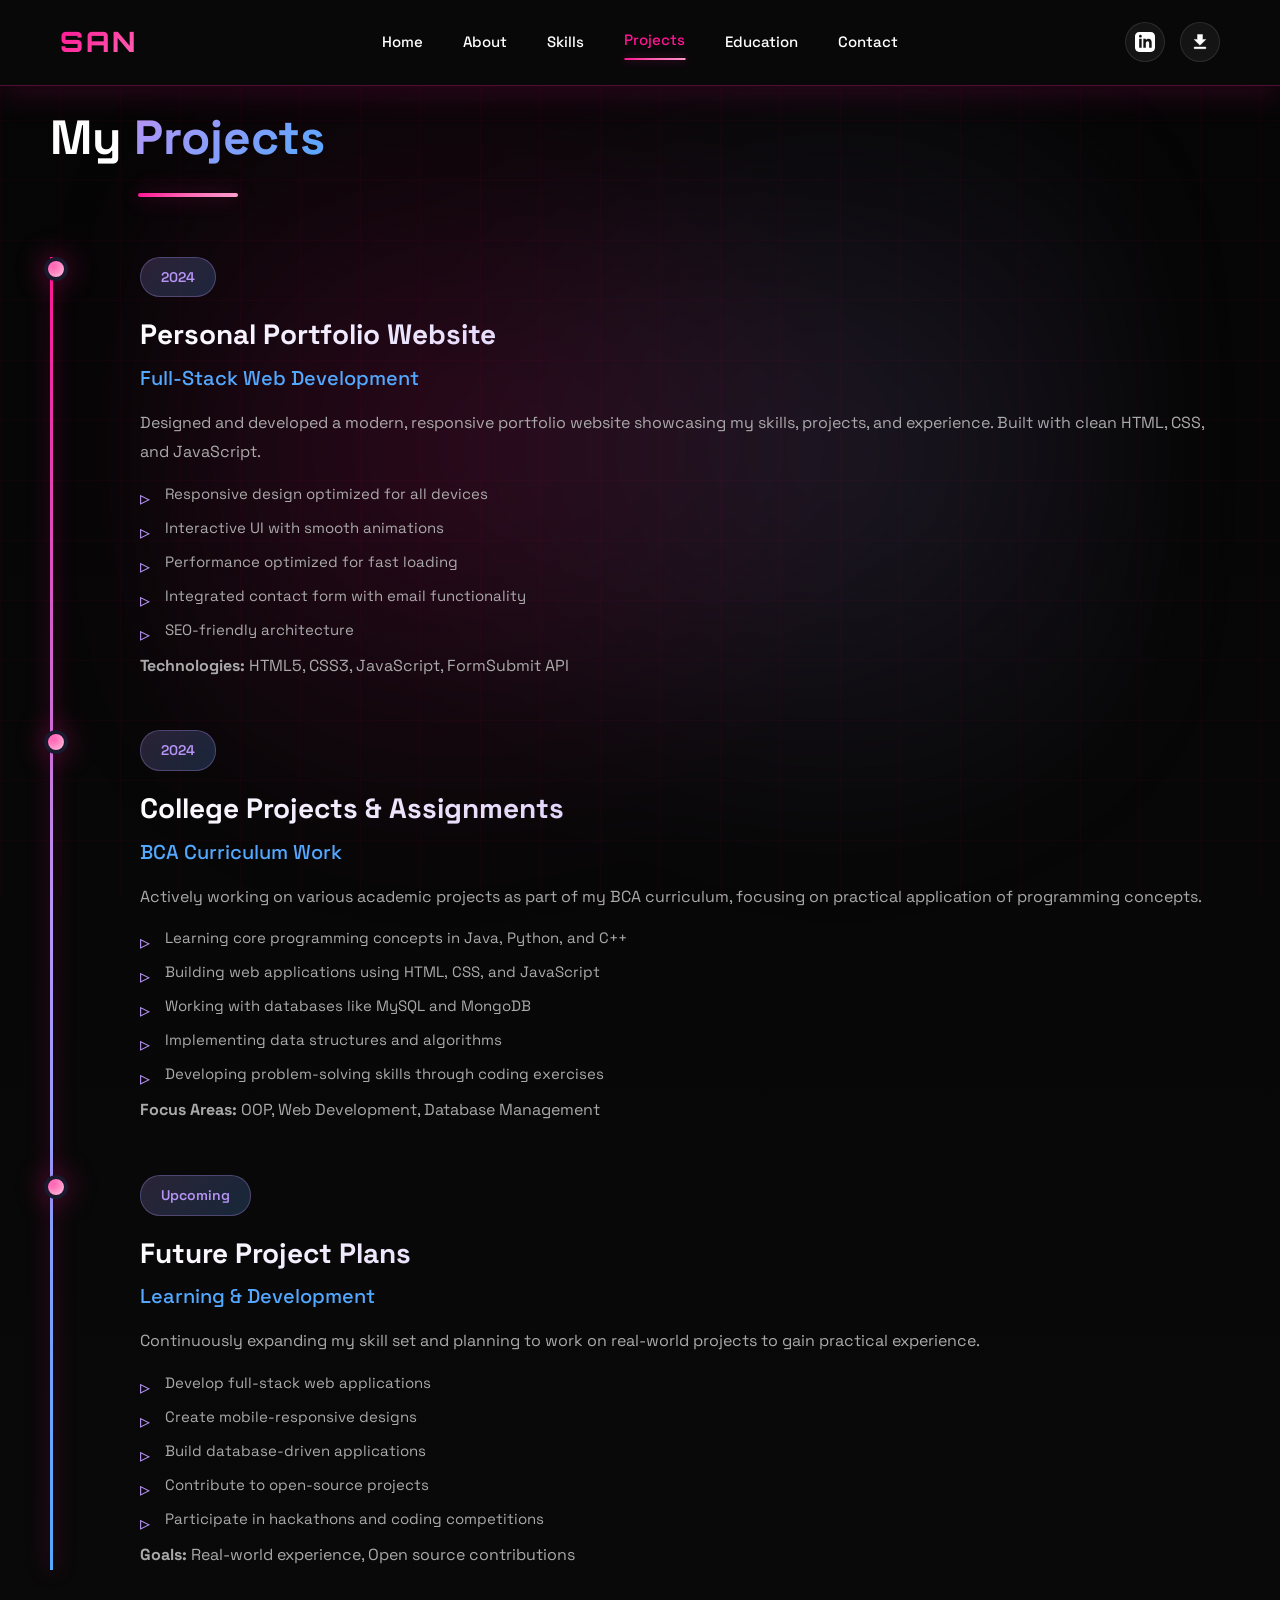
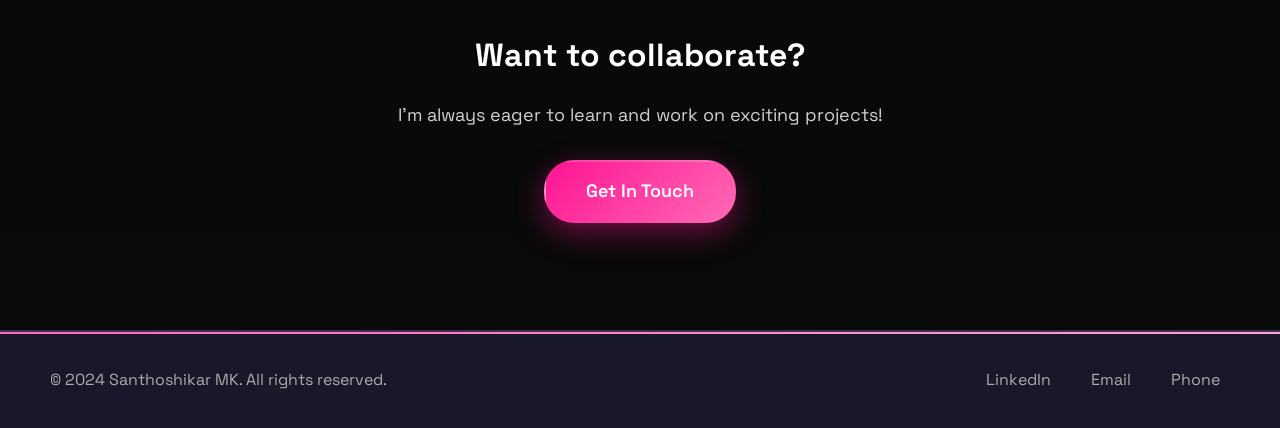
<file: projects.html>
<!DOCTYPE html>
<html lang="en">
<head>
    <meta charset="UTF-8">
    <meta name="viewport" content="width=device-width, initial-scale=1.0">
    <meta name="description" content="Projects & Work - Web applications, programming projects, and academic work by Santhoshikar MK">
    <title>Projects - Santhoshikar MK</title>
    
    <link href="https://fonts.googleapis.com/css2?family=Space+Grotesk:wght@300;400;500;600;700&family=Orbitron:wght@400;500;600;700;800;900&display=swap" rel="stylesheet">
    <link rel="stylesheet" href="css/style.css">
    <link rel="stylesheet" href="css/responsive.css">
    <link rel="stylesheet" href="css/animations.css">
</head>
<body>
    <!-- Navigation -->
    <nav>
        <div class="nav-logo">SAN</div>
        <div class="hamburger" onclick="toggleMobileMenu()">
            <span></span>
            <span></span>
            <span></span>
        </div>
        <div class="nav-menu">
            <a href="index.html"><span>Home</span></a>
            <a href="about.html"><span>About</span></a>
            <a href="skills.html"><span>Skills</span></a>
            <a href="projects.html" class="active"><span>Projects</span></a>
            <a href="education.html"><span>Education</span></a>
            <a href="contact.html"><span>Contact</span></a>
        </div>
        <div class="nav-icons">
            <a href="https://www.linkedin.com/in/santhoshikar-mk-704a4a346" target="_blank" rel="noopener noreferrer" aria-label="LinkedIn">
                <svg width="24" height="24" viewBox="0 0 24 24" fill="currentColor" style="fill: white;" xmlns="http://www.w3.org/2000/svg">
                    <path d="M19 0h-14c-2.761 0-5 2.239-5 5v14c0 2.761 2.239 5 5 5h14c2.762 0 5-2.239 5-5v-14c0-2.761-2.238-5-5-5zm-11 19h-3v-11h3v11zm-1.5-12.268c-.966 0-1.75-.79-1.75-1.764s.784-1.764 1.75-1.764 1.75.79 1.75 1.764-.783 1.764-1.75 1.764zm13.5 12.268h-3v-5.604c0-3.368-4-3.113-4 0v5.604h-3v-11h3v1.765c1.396-2.586 7-2.777 7 2.476v6.759z" fill="white"/>
                </svg>
            </a>
            <a href="assets/resume/Santhoshikar_MK_Resume.docx" download aria-label="Download CV">
                <svg width="24" height="24" viewBox="0 0 24 24" fill="currentColor" style="fill: white;" xmlns="http://www.w3.org/2000/svg">
                    <path d="M19 9h-4V3H9v6H5l7 7 7-7zM5 18v2h14v-2H5z" fill="currentColor" stroke="currentColor" stroke-width="0.5"/>
                </svg>
            </a>
        </div>
    </nav>

    <!-- Projects Section -->
    <section class="section fade-in" id="projects">
        <div class="container">
            <h2 class="section-title">My <span>Projects</span></h2>
            
            <div class="timeline">
                <!-- Project 1: Portfolio Website -->
                <div class="timeline-item fade-in">
                    <span class="timeline-date">2024</span>
                    <div class="timeline-content">
                        <h3>Personal Portfolio Website</h3>
                        <h4>Full-Stack Web Development</h4>
                        <p>Designed and developed a modern, responsive portfolio website showcasing my skills, projects, and experience. Built with clean HTML, CSS, and JavaScript.</p>
                        <ul>
                            <li>Responsive design optimized for all devices</li>
                            <li>Interactive UI with smooth animations</li>
                            <li>Performance optimized for fast loading</li>
                            <li>Integrated contact form with email functionality</li>
                            <li>SEO-friendly architecture</li>
                        </ul>
                        <p><strong>Technologies:</strong> HTML5, CSS3, JavaScript, FormSubmit API</p>
                    </div>
                </div>

                <!-- Project 2: Academic Learning -->
                <div class="timeline-item fade-in">
                    <span class="timeline-date">2024</span>
                    <div class="timeline-content">
                        <h3>College Projects & Assignments</h3>
                        <h4>BCA Curriculum Work</h4>
                        <p>Actively working on various academic projects as part of my BCA curriculum, focusing on practical application of programming concepts.</p>
                        <ul>
                            <li>Learning core programming concepts in Java, Python, and C++</li>
                            <li>Building web applications using HTML, CSS, and JavaScript</li>
                            <li>Working with databases like MySQL and MongoDB</li>
                            <li>Implementing data structures and algorithms</li>
                            <li>Developing problem-solving skills through coding exercises</li>
                        </ul>
                        <p><strong>Focus Areas:</strong> OOP, Web Development, Database Management</p>
                    </div>
                </div>

                <!-- Project 3: Future Plans -->
                <div class="timeline-item fade-in">
                    <span class="timeline-date">Upcoming</span>
                    <div class="timeline-content">
                        <h3>Future Project Plans</h3>
                        <h4>Learning & Development</h4>
                        <p>Continuously expanding my skill set and planning to work on real-world projects to gain practical experience.</p>
                        <ul>
                            <li>Develop full-stack web applications</li>
                            <li>Create mobile-responsive designs</li>
                            <li>Build database-driven applications</li>
                            <li>Contribute to open-source projects</li>
                            <li>Participate in hackathons and coding competitions</li>
                        </ul>
                        <p><strong>Goals:</strong> Real-world experience, Open source contributions</p>
                    </div>
                </div>
            </div>

            <!-- Call to Action -->
            <div style="text-align: center; margin-top: 60px;">
                <h3 style="font-size: 32px; margin-bottom: 20px;">Want to collaborate?</h3>
                <p style="font-size: 18px; color: var(--text-gray); margin-bottom: 30px;">I'm always eager to learn and work on exciting projects!</p>
                <a href="contact.html" class="cta-button">Get In Touch</a>
            </div>
        </div>
    </section>

    <!-- Footer -->
    <footer>
        <div class="container">
            <p>&copy; 2024 Santhoshikar MK. All rights reserved.</p>
            <div class="social-links">
                <a href="https://www.linkedin.com/in/santhoshikar-mk-704a4a346" target="_blank" rel="noopener noreferrer" aria-label="LinkedIn">LinkedIn</a>
                <a href="mailto:santoshi.mk2006@gmail.com" aria-label="Email">Email</a>
                <a href="tel:+918217865707" aria-label="Phone">Phone</a>
            </div>
        </div>
    </footer>

    <!-- Scripts -->
    <script src="js/main.js" defer></script>
</body>
</html>
</file>
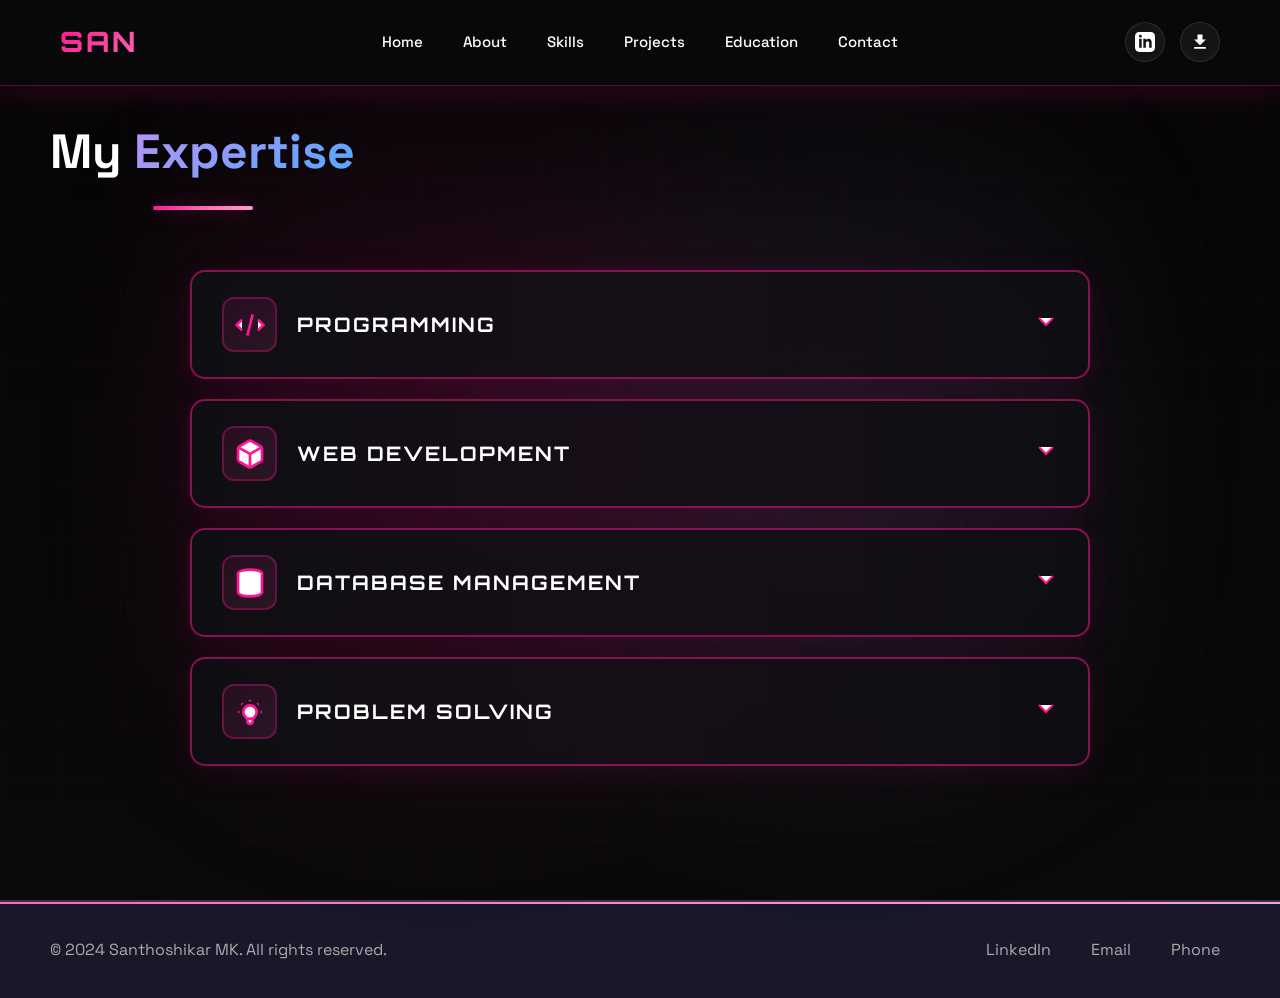
<file: skills.html>
<!DOCTYPE html>
<html lang="en">
<head>
    <meta charset="UTF-8">
    <meta name="viewport" content="width=device-width, initial-scale=1.0">
    <meta name="description" content="Technical Skills & Expertise - Programming, Web Development, Databases, and Problem Solving">
    <title>Skills & Expertise - Santhoshikar MK</title>
    
    <link href="https://fonts.googleapis.com/css2?family=Space+Grotesk:wght@300;400;500;600;700&family=Orbitron:wght@400;500;600;700;800;900&display=swap" rel="stylesheet">
    <link rel="stylesheet" href="css/style.css">
    <link rel="stylesheet" href="css/responsive.css">
    <link rel="stylesheet" href="css/animations.css">
</head>
<body>
    <nav>
        <div class="nav-logo">SAN</div>
        <div class="hamburger" onclick="toggleMobileMenu()">
            <span></span><span></span><span></span>
        </div>
        <div class="nav-menu">
            <a href="index.html"><span>Home</span></a>
            <a href="about.html"><span>About</span></a>
            <a href="skills.html" class="active"><span>Skills</span></a>
            <a href="projects.html"><span>Projects</span></a>
            <a href="education.html"><span>Education</span></a>
            <a href="contact.html"><span>Contact</span></a>
        </div>
        <div class="nav-icons">
            <a href="https://www.linkedin.com/in/santhoshikar-mk-704a4a346" target="_blank" rel="noopener noreferrer" aria-label="LinkedIn">
                <svg width="24" height="24" viewBox="0 0 24 24"><path d="M19 0h-14c-2.761 0-5 2.239-5 5v14c0 2.761 2.239 5 5 5h14c2.762 0 5-2.239 5-5v-14c0-2.761-2.238-5-5-5zm-11 19h-3v-11h3v11zm-1.5-12.268c-.966 0-1.75-.79-1.75-1.764s.784-1.764 1.75-1.764 1.75.79 1.75 1.764-.783 1.764-1.75 1.764zm13.5 12.268h-3v-5.604c0-3.368-4-3.113-4 0v5.604h-3v-11h3v1.765c1.396-2.586 7-2.777 7 2.476v6.759z" fill="white"/></svg>
            </a>
            <a href="assets/resume/Santhoshikar_MK_Resume.docx" download aria-label="Download CV">
                <svg width="24" height="24" viewBox="0 0 24 24"><path d="M19 9h-4V3H9v6H5l7 7 7-7zM5 18v2h14v-2H5z" fill="white"/></svg>
            </a>
        </div>
    </nav>

    <section class="section fade-in" id="expertise">
        <div class="container">
            <h2 class="section-title">My <span>Expertise</span></h2>
            <div class="expertise-accordion">
                <div class="expertise-item">
                    <div class="expertise-header" onclick="toggleExpertise(this)">
                        <div class="expertise-title-wrapper">
                            <div class="icon-small">
                                <svg width="32" height="32" fill="currentColor" style="fill: white;" stroke="currentColor" stroke-width="2" viewBox="0 0 24 24">
                                    <path d="M10 20l4-16m4 4l4 4-4 4M6 16l-4-4 4-4"/>
                                </svg>
                            </div>
                            <h3>PROGRAMMING</h3>
                        </div>
                        <div class="toggle-icon">
                            <svg width="24" height="24" fill="currentColor" style="fill: white;" stroke="currentColor" stroke-width="2" viewBox="0 0 24 24">
                                <path d="M19 9l-7 7-7-7"/>
                            </svg>
                        </div>
                    </div>
                    <div class="expertise-content">
                        <p class="description-label">Description</p>
                        <p class="expertise-description">Strong foundation in multiple programming languages including Java, Python, and C++. Experienced in object-oriented programming, data structures, and algorithm implementation.</p>
                        <p class="skillset-label">Skillset & Tools</p>
                        <div class="skill-tags">
                            <span class="skill-tag">Java</span>
                            <span class="skill-tag">Python</span>
                            <span class="skill-tag">C++</span>
                            <span class="skill-tag">OOP</span>
                            <span class="skill-tag">Data Structures</span>
                            <span class="skill-tag">Algorithms</span>
                        </div>
                    </div>
                </div>

                <div class="expertise-item">
                    <div class="expertise-header" onclick="toggleExpertise(this)">
                        <div class="expertise-title-wrapper">
                            <div class="icon-small">
                                <svg width="32" height="32" fill="currentColor" style="fill: white;" stroke="currentColor" stroke-width="2" viewBox="0 0 24 24">
                                    <path d="M21 16V8a2 2 0 00-1-1.73l-7-4a2 2 0 00-2 0l-7 4A2 2 0 003 8v8a2 2 0 001 1.73l7 4a2 2 0 002 0l7-4A2 2 0 0021 16z"/>
                                    <polyline points="3.27 6.96 12 12.01 20.73 6.96"/>
                                    <line x1="12" y1="22.08" x2="12" y2="12"/>
                                </svg>
                            </div>
                            <h3>WEB DEVELOPMENT</h3>
                        </div>
                        <div class="toggle-icon">
                            <svg width="24" height="24" fill="currentColor" style="fill: white;" stroke="currentColor" stroke-width="2" viewBox="0 0 24 24">
                                <path d="M19 9l-7 7-7-7"/>
                            </svg>
                        </div>
                    </div>
                    <div class="expertise-content">
                        <p class="description-label">Description</p>
                        <p class="expertise-description">Building modern, responsive websites with clean code and user-friendly interfaces. Focus on creating visually appealing and functional web applications.</p>
                        <p class="skillset-label">Skillset & Tools</p>
                        <div class="skill-tags">
                            <span class="skill-tag">HTML</span>
                            <span class="skill-tag">CSS</span>
                            <span class="skill-tag">JavaScript</span>
                            <span class="skill-tag">Responsive Design</span>
                            <span class="skill-tag">VS Code</span>
                        </div>
                    </div>
                </div>

                <div class="expertise-item">
                    <div class="expertise-header" onclick="toggleExpertise(this)">
                        <div class="expertise-title-wrapper">
                            <div class="icon-small">
                                <svg width="32" height="32" fill="currentColor" style="fill: white;" stroke="currentColor" stroke-width="2" viewBox="0 0 24 24">
                                    <ellipse cx="12" cy="5" rx="9" ry="3"/>
                                    <path d="M21 12c0 1.66-4 3-9 3s-9-1.34-9-3"/>
                                    <path d="M3 5v14c0 1.66 4 3 9 3s9-1.34 9-3V5"/>
                                </svg>
                            </div>
                            <h3>DATABASE MANAGEMENT</h3>
                        </div>
                        <div class="toggle-icon">
                            <svg width="24" height="24" fill="currentColor" style="fill: white;" stroke="currentColor" stroke-width="2" viewBox="0 0 24 24">
                                <path d="M19 9l-7 7-7-7"/>
                            </svg>
                        </div>
                    </div>
                    <div class="expertise-content">
                        <p class="description-label">Description</p>
                        <p class="expertise-description">Experience with both SQL and NoSQL databases. Capable of designing database schemas, writing efficient queries, and managing data effectively.</p>
                        <p class="skillset-label">Skillset & Tools</p>
                        <div class="skill-tags">
                            <span class="skill-tag">MySQL</span>
                            <span class="skill-tag">MongoDB</span>
                            <span class="skill-tag">SQL Queries</span>
                            <span class="skill-tag">Database Design</span>
                            <span class="skill-tag">NoSQL</span>
                        </div>
                    </div>
                </div>

                <div class="expertise-item">
                    <div class="expertise-header" onclick="toggleExpertise(this)">
                        <div class="expertise-title-wrapper">
                            <div class="icon-small">
                                <svg width="32" height="32" fill="currentColor" style="fill: white;" stroke="currentColor" stroke-width="2" viewBox="0 0 24 24">
                                    <path d="M9.663 17h4.673M12 3v1m6.364 1.636l-.707.707M21 12h-1M4 12H3m3.343-5.657l-.707-.707m2.828 9.9a5 5 0 117.072 0l-.548.547A3.374 3.374 0 0014 18.469V19a2 2 0 11-4 0v-.531c0-.895-.356-1.754-.988-2.386l-.548-.547z"/>
                                </svg>
                            </div>
                            <h3>PROBLEM SOLVING</h3>
                        </div>
                        <div class="toggle-icon">
                            <svg width="24" height="24" fill="currentColor" style="fill: white;" stroke="currentColor" stroke-width="2" viewBox="0 0 24 24">
                                <path d="M19 9l-7 7-7-7"/>
                            </svg>
                        </div>
                    </div>
                    <div class="expertise-content">
                        <p class="description-label">Description</p>
                        <p class="expertise-description">Strong analytical and logical thinking skills. Enjoy tackling complex problems and finding efficient solutions through systematic approaches.</p>
                        <p class="skillset-label">Skillset & Tools</p>
                        <div class="skill-tags">
                            <span class="skill-tag">Algorithms</span>
                            <span class="skill-tag">Data Structures</span>
                            <span class="skill-tag">Logical Thinking</span>
                            <span class="skill-tag">Debugging</span>
                            <span class="skill-tag">Optimization</span>
                        </div>
                    </div>
                </div>
            </div>
        </div>
    </section>

    <footer>
        <div class="container">
            <p>&copy; 2024 Santhoshikar MK. All rights reserved.</p>
            <div class="social-links">
                <a href="https://www.linkedin.com/in/santhoshikar-mk-704a4a346" target="_blank" rel="noopener noreferrer">LinkedIn</a>
                <a href="mailto:santoshi.mk2006@gmail.com">Email</a>
                <a href="tel:+918217865707">Phone</a>
            </div>
        </div>
    </footer>

    <script src="js/main.js" defer></script>
    <script>
        function toggleExpertise(header) {
            const item = header.parentElement;
            const wasActive = item.classList.contains('active');
            document.querySelectorAll('.expertise-item').forEach(i => i.classList.remove('active'));
            if (!wasActive) item.classList.add('active');
        }
    </script>
</body>
</html>
</file>
<file: css/style.css>
/* ============================================
   Santhoshikar MK Portfolio - Main Styles
   Optimized for Performance
   ============================================ */

/* ========== RESET & BASE ========== */
* {
    margin: 0;
    padding: 0;
    box-sizing: border-box;
}

:root {
    /* Enhanced Pink/Purple Theme Colors */
    --primary-pink: #ff1493;
    --secondary-pink: #ff69b4;
    --light-pink: #ffa1d0;
    --accent-purple: #b794f6;
    --accent-blue: #53a8ff;
    --dark-bg: #0a0a0a;
    --darker-bg: #050505;
    --card-bg: rgba(15, 15, 20, 0.95);
    --card-border: rgba(255, 20, 147, 0.3);
    --text-light: #ffffff;
    --text-gray: #d0d0d0;
    --text-muted: #aaa;
    
    /* Gradients */
    --gradient-primary: linear-gradient(135deg, #ff1493 0%, #ff69b4 50%, #ffa1d0 100%);
    --gradient-secondary: linear-gradient(135deg, #b794f6 0%, #53a8ff 100%);
    --gradient-accent: linear-gradient(135deg, rgba(255, 20, 147, 0.2), rgba(183, 148, 246, 0.2));
    
    /* Shadows & Effects */
    --glow-pink: rgba(255, 20, 147, 0.4);
    --glow-purple: rgba(183, 148, 246, 0.4);
    --shadow-pink: 0 8px 32px rgba(255, 20, 147, 0.15);
    --shadow-large: 0 20px 60px rgba(255, 20, 147, 0.3);
    
    /* Transitions */
    --transition-smooth: all 0.4s cubic-bezier(0.16, 1, 0.3, 1);
    --transition-fast: all 0.2s ease;
}

body {
    font-family: 'Space Grotesk', sans-serif;
    background: linear-gradient(to bottom, var(--darker-bg), var(--dark-bg));
    color: var(--text-light);
    overflow-x: hidden;
    line-height: 1.6;
    position: relative;
}

/* Enhanced Animated Grid Background */
body::before {
    content: '';
    position: fixed;
    top: 0;
    left: 0;
    width: 100%;
    height: 100%;
    background: 
        linear-gradient(90deg, rgba(255, 20, 147, 0.05) 1px, transparent 1px),
        linear-gradient(rgba(255, 20, 147, 0.05) 1px, transparent 1px);
    background-size: 60px 60px;
    z-index: -2;
    will-change: background-position;
    opacity: 0.7;
}

@media (prefers-reduced-motion: no-preference) {
    body::before {
        animation: grid-move 25s linear infinite;
    }
}

@keyframes grid-move {
    0% { background-position: 0 0; }
    100% { background-position: 60px 60px; }
}

/* Enhanced Multi-Layered Glow Effect */
body::after {
    content: '';
    position: fixed;
    top: 50%;
    left: 50%;
    width: 1000px;
    height: 1000px;
    background: 
        radial-gradient(circle at 30% 50%, rgba(255, 20, 147, 0.15) 0%, transparent 50%),
        radial-gradient(circle at 70% 50%, rgba(183, 148, 246, 0.12) 0%, transparent 50%);
    transform: translate(-50%, -50%);
    z-index: -1;
    pointer-events: none;
    filter: blur(60px);
}

@media (prefers-reduced-motion: no-preference) {
    body::after {
        animation: pulse-glow 8s ease-in-out infinite alternate;
    }
}

@keyframes pulse-glow {
    0% { 
        transform: translate(-50%, -50%) scale(1) rotate(0deg); 
        opacity: 0.6; 
    }
    100% { 
        transform: translate(-50%, -50%) scale(1.3) rotate(180deg); 
        opacity: 0.9; 
    }
}

/* Floating particles effect */
.particles {
    position: fixed;
    top: 0;
    left: 0;
    width: 100%;
    height: 100%;
    z-index: -1;
    pointer-events: none;
    overflow: hidden;
}

.particle {
    position: absolute;
    width: 4px;
    height: 4px;
    background: var(--primary-pink);
    border-radius: 50%;
    opacity: 0;
    animation: particleFloat 15s linear infinite;
    box-shadow: 0 0 10px var(--glow-pink);
}

.particle:nth-child(2) { animation-delay: 2s; left: 20%; }
.particle:nth-child(3) { animation-delay: 4s; left: 40%; }
.particle:nth-child(4) { animation-delay: 6s; left: 60%; }
.particle:nth-child(5) { animation-delay: 8s; left: 80%; }

/* ========== NAVIGATION ========== */
nav {
    position: fixed;
    top: 0;
    width: 100%;
    display: flex;
    justify-content: space-between;
    align-items: center;
    padding: 20px 60px;
    background: rgba(10, 10, 10, 0.85);
    backdrop-filter: blur(25px) saturate(180%);
    -webkit-backdrop-filter: blur(25px) saturate(180%);
    z-index: 1000;
    box-shadow: var(--shadow-pink), 0 2px 8px rgba(0, 0, 0, 0.3);
    border-bottom: 1px solid var(--card-border);
    transition: var(--transition-smooth);
}

nav.nav-scrolled {
    padding: 15px 60px;
    box-shadow: 0 4px 30px rgba(255, 20, 147, 0.3);
    background: rgba(10, 10, 10, 0.95);
}

nav.nav-hidden {
    transform: translateY(-100%);
    opacity: 0;
}

.nav-logo {
    font-family: 'Orbitron', monospace;
    font-size: 28px;
    font-weight: 800;
    background: var(--gradient-primary);
    background-size: 200% 200%;
    -webkit-background-clip: text;
    -webkit-text-fill-color: transparent;
    background-clip: text;
    letter-spacing: 3px;
    cursor: pointer;
    position: relative;
    transition: var(--transition-smooth);
}

@media (prefers-reduced-motion: no-preference) {
    .nav-logo {
        animation: gradientFlow 3s ease infinite;
    }
}

.nav-logo::after {
    content: '';
    position: absolute;
    bottom: -5px;
    left: 0;
    width: 100%;
    height: 2px;
    background: var(--gradient-primary);
    transform: scaleX(0);
    transition: transform 0.4s cubic-bezier(0.16, 1, 0.3, 1);
}

.nav-logo:hover::after {
    transform: scaleX(1);
}

.hamburger {
    display: none;
    flex-direction: column;
    gap: 5px;
    cursor: pointer;
}

.hamburger span {
    width: 28px;
    height: 3px;
    background: linear-gradient(135deg, var(--primary-pink), var(--secondary-pink));
    border-radius: 3px;
    transition: transform 0.3s ease, opacity 0.3s ease;
}

.hamburger.active span:nth-child(1) {
    transform: rotate(45deg) translate(8px, 8px);
}

.hamburger.active span:nth-child(2) {
    opacity: 0;
}

.hamburger.active span:nth-child(3) {
    transform: rotate(-45deg) translate(8px, -8px);
}

.nav-menu {
    display: flex;
    gap: 40px;
    align-items: center;
    position: absolute;
    left: 50%;
    transform: translateX(-50%);
}

nav a {
    color: var(--text-light);
    text-decoration: none;
    font-size: 15px;
    font-weight: 500;
    padding: 8px 0;
    position: relative;
    transition: var(--transition-smooth);
    text-transform: capitalize;
}

nav a span {
    position: relative;
    display: inline-block;
    transition: var(--transition-smooth);
}

nav a span::before {
    content: '';
    position: absolute;
    bottom: -8px;
    left: 50%;
    width: 0;
    height: 2px;
    background: var(--gradient-primary);
    transform: translateX(-50%);
    transition: width 0.4s cubic-bezier(0.16, 1, 0.3, 1);
}

nav a span::after {
    content: '';
    position: absolute;
    bottom: -8px;
    left: 50%;
    width: 0;
    height: 2px;
    background: var(--glow-pink);
    filter: blur(4px);
    transform: translateX(-50%);
    transition: width 0.4s cubic-bezier(0.16, 1, 0.3, 1);
}

nav a:hover span,
nav a.active span {
    color: var(--primary-pink);
    transform: translateY(-2px);
}

nav a:hover span::before,
nav a.active span::before,
nav a:hover span::after,
nav a.active span::after {
    width: 100%;
}

.nav-icons {
    display: flex;
    gap: 15px;
}

.nav-icons a {
    width: 40px;
    height: 40px;
    padding: 0;
    color: #fff;
    -webkit-text-fill-color: #fff;
    display: flex;
    align-items: center;
    justify-content: center;
    background: rgba(255, 255, 255, 0.05);
    border-radius: 50%;
    border: 1px solid rgba(255, 255, 255, 0.1);
    position: relative;
    overflow: hidden;
    flex-shrink: 0;
    transition: var(--transition-smooth);
}

.nav-icons a::before {
    content: '';
    position: absolute;
    inset: 0;
    background: var(--gradient-primary);
    opacity: 0;
    transition: opacity 0.4s ease;
    z-index: -1;
}

.nav-icons a:hover::before {
    opacity: 0.2;
}

.nav-icons a:hover {
    border-color: var(--primary-pink);
    transform: translateY(-3px) scale(1.1);
    box-shadow: 0 8px 20px var(--glow-pink);
}

.nav-icons a svg {
    width: 20px;
    height: 20px;
    display: block;
    flex-shrink: 0;
    fill: currentColor;
    color: #fff;
    transition: var(--transition-smooth);
}

.nav-icons a:hover svg {
    fill: var(--primary-pink);
    filter: drop-shadow(0 0 8px var(--glow-pink));
}

/* ========== SECTIONS ========== */
.section {
    min-height: 100vh;
    padding: 100px 50px;
    display: flex;
    align-items: center;
}

.container {
    max-width: 1200px;
    margin: 0 auto;
    width: 100%;
}

.section-title {
    font-size: 48px;
    font-weight: 700;
    text-align: center;
    margin-bottom: 60px;
}

.section-title span {
    background: linear-gradient(135deg, #b794f6, #53a8ff);
    -webkit-background-clip: text;
    -webkit-text-fill-color: transparent;
    background-clip: text;
}

/* ========== HERO SECTION ========== */
.hero {
    display: flex;
    align-items: center;
    justify-content: center;
    min-height: 100vh;
    padding: 100px 50px 50px;
}

.hero-content {
    display: flex;
    align-items: center;
    justify-content: space-between;
    max-width: 1400px;
    width: 100%;
    gap: 100px;
}

.hero-text {
    flex: 1;
    max-width: 600px;
}

.hero-text h1 {
    font-size: 60px;
    font-weight: 700;
    margin-bottom: 20px;
    line-height: 1.4;
    color: var(--text-light);
    text-shadow: 2px 2px 8px var(--glow-pink);
}

.hero-text h1 #typewriter {
    background: linear-gradient(135deg, var(--secondary-pink) 0%, #ff85c1 50%, var(--light-pink) 100%);
    -webkit-background-clip: text;
    -webkit-text-fill-color: transparent;
    background-clip: text;
    font-weight: 800;
}

.cursor {
    color: var(--secondary-pink);
    font-weight: 400;
    margin-left: 2px;
}

@media (prefers-reduced-motion: no-preference) {
    .cursor {
        animation: blink 0.7s infinite;
    }
}

@keyframes blink {
    0%, 50% { opacity: 1; }
    51%, 100% { opacity: 0; }
}

.hero-text p {
    font-size: 20px;
    color: var(--text-gray);
    margin-bottom: 30px;
    line-height: 1.6;
}

.cta-button {
    display: inline-block;
    padding: 15px 40px;
    background: var(--gradient-primary);
    background-size: 200% 200%;
    color: #fff;
    text-decoration: none;
    border-radius: 30px;
    font-weight: 600;
    font-size: 18px;
    box-shadow: 0 10px 30px var(--glow-pink);
    position: relative;
    overflow: hidden;
    transition: var(--transition-smooth);
    border: 2px solid transparent;
}

.cta-button::before {
    content: '';
    position: absolute;
    top: 50%;
    left: 50%;
    width: 0;
    height: 0;
    background: rgba(255, 255, 255, 0.3);
    border-radius: 50%;
    transform: translate(-50%, -50%);
    transition: width 0.6s ease, height 0.6s ease;
}

.cta-button:hover::before {
    width: 300px;
    height: 300px;
}

.cta-button:hover {
    transform: translateY(-5px) scale(1.05);
    box-shadow: 0 15px 50px rgba(255, 105, 180, 0.6),
                0 0 30px rgba(255, 20, 147, 0.4);
    border-color: rgba(255, 255, 255, 0.3);
}

@media (prefers-reduced-motion: no-preference) {
    .cta-button {
        animation: gradientFlow 3s ease infinite;
    }
}

.hero-image {
    flex: 1;
    max-width: 600px;
}

.image-wrapper {
    width: 100%;
    height: 700px;
    border-radius: 50% 50% 30% 30%;
    overflow: hidden;
    box-shadow: 0 30px 80px rgba(255, 105, 180, 0.5),
                0 0 60px rgba(255, 20, 147, 0.3);
    border: 5px solid transparent;
    background: linear-gradient(135deg, rgba(255, 228, 241, 0.3), rgba(255, 212, 233, 0.3));
    position: relative;
    transition: var(--transition-smooth);
}

.image-wrapper::before {
    content: '';
    position: absolute;
    inset: -5px;
    background: var(--gradient-primary);
    background-size: 200% 200%;
    border-radius: inherit;
    z-index: -1;
    animation: gradientFlow 4s ease infinite;
}

.image-wrapper:hover {
    transform: translateY(-10px) scale(1.02);
    box-shadow: 0 40px 100px rgba(255, 105, 180, 0.7),
                0 0 80px rgba(255, 20, 147, 0.5),
                0 0 120px rgba(255, 69, 180, 0.3);
}

.image-wrapper img {
    width: 100%;
    height: 100%;
    object-fit: cover;
    object-position: center;
    display: block;
    transition: transform 0.6s cubic-bezier(0.16, 1, 0.3, 1);
}

.image-wrapper:hover img {
    transform: scale(1.05);
}

/* ========== CARDS ========== */
.skills-grid {
    display: grid;
    grid-template-columns: repeat(auto-fit, minmax(250px, 1fr));
    gap: 30px;
    margin-top: 40px;
}

.skill-item {
    background: linear-gradient(135deg, rgba(183, 148, 246, 0.1), rgba(83, 168, 255, 0.1));
    border: 2px solid rgba(183, 148, 246, 0.3);
    border-radius: 20px;
    padding: 30px;
    position: relative;
    overflow: hidden;
    transition: var(--transition-smooth);
}

.skill-item::before {
    content: '';
    position: absolute;
    top: 0;
    left: -100%;
    width: 100%;
    height: 100%;
    background: linear-gradient(90deg, transparent, rgba(255, 255, 255, 0.1), transparent);
    transition: left 0.6s ease;
}

.skill-item:hover::before {
    left: 100%;
}

.skill-item::after {
    content: '';
    position: absolute;
    inset: 0;
    background: var(--gradient-accent);
    opacity: 0;
    transition: opacity 0.4s ease;
    z-index: -1;
}

.skill-item:hover {
    transform: translateY(-15px) scale(1.03);
    box-shadow: 0 20px 60px rgba(183, 148, 246, 0.4),
                0 0 40px rgba(83, 168, 255, 0.3);
    border-color: var(--accent-purple);
}

.skill-item:hover::after {
    opacity: 1;
}

.skill-item h4 {
    color: var(--accent-purple);
    font-size: 22px;
    margin-bottom: 12px;
    font-weight: 700;
    transition: var(--transition-smooth);
}

.skill-item:hover h4 {
    color: var(--primary-pink);
    transform: translateX(5px);
}

.skill-item p {
    color: var(--text-muted);
    font-size: 16px;
    line-height: 1.6;
    transition: color 0.3s ease;
}

.skill-item:hover p {
    color: var(--text-gray);
}

/* ========== FOOTER ========== */
footer {
    background: rgba(26, 26, 46, 0.9);
    padding: 30px 50px;
    text-align: center;
    border-top: 2px solid rgba(183, 148, 246, 0.2);
}

footer .container {
    display: flex;
    justify-content: space-between;
    align-items: center;
    flex-wrap: wrap;
    gap: 20px;
}

footer p {
    color: var(--text-muted);
    margin: 0;
}

.social-links {
    display: flex;
    gap: 20px;
}

.social-links a {
    color: var(--text-muted);
    text-decoration: none;
    transition: color 0.3s ease, transform 0.3s ease;
    position: relative;
    padding: 5px 10px;
}

.social-links a:hover {
    color: #b794f6;
    transform: translateY(-3px);
}

/* ========== UTILITY CLASSES ========== */
.fade-in {
    opacity: 0;
    transform: translateY(20px);
}

.fade-in.visible {
    opacity: 1;
    transform: translateY(0);
    transition: opacity 0.6s ease, transform 0.6s ease;
}


/* ========== EXPERTISE / SKILLS SECTION ========== */
.expertise-accordion {
    max-width: 900px;
    margin: 0 auto;
}

.expertise-item {
    background: rgba(15, 15, 20, 0.95);
    border: 2px solid rgba(255, 20, 147, 0.5);
    border-radius: 15px;
    margin-bottom: 20px;
    overflow: hidden;
    transition: transform 0.3s ease, box-shadow 0.3s ease, border-color 0.3s ease;
    box-shadow: 0 5px 30px rgba(255, 20, 147, 0.1);
    backdrop-filter: blur(10px);
}

.expertise-item:hover {
    border-color: var(--primary-pink);
    box-shadow: 0 15px 50px rgba(255, 20, 147, 0.3);
    transform: translateX(5px);
}

.expertise-header {
    display: flex;
    justify-content: space-between;
    align-items: center;
    padding: 25px 30px;
    cursor: pointer;
    user-select: none;
    background: linear-gradient(90deg, transparent, rgba(255, 20, 147, 0.03), transparent);
    transition: background 0.3s ease;
}

.expertise-header:hover {
    background: linear-gradient(90deg, transparent, rgba(255, 20, 147, 0.08), transparent);
}

.expertise-title-wrapper {
    display: flex;
    align-items: center;
    gap: 20px;
}

.icon-small {
    width: 55px;
    height: 55px;
    background: linear-gradient(135deg, rgba(255, 20, 147, 0.1), rgba(255, 105, 180, 0.1));
    border-radius: 12px;
    display: flex;
    align-items: center;
    justify-content: center;
    color: var(--primary-pink);
    flex-shrink: 0;
    border: 2px solid rgba(255, 20, 147, 0.3);
    transition: transform 0.3s ease, border-color 0.3s ease;
}

.expertise-item:hover .icon-small {
    transform: scale(1.05);
    border-color: var(--primary-pink);
}

.expertise-header h3 {
    font-family: 'Orbitron', monospace;
    font-size: 20px;
    font-weight: 700;
    letter-spacing: 2px;
    margin: 0;
    color: var(--text-light);
    text-transform: uppercase;
    transition: color 0.3s ease;
}

.expertise-item:hover .expertise-header h3 {
    color: var(--primary-pink);
}

.toggle-icon {
    color: var(--primary-pink);
    transition: transform 0.3s ease;
    flex-shrink: 0;
}

.expertise-item.active .toggle-icon {
    transform: rotate(180deg);
}

.expertise-content {
    max-height: 0;
    overflow: hidden;
    transition: max-height 0.4s ease, padding 0.4s ease, opacity 0.3s ease;
    padding: 0 30px;
    opacity: 0;
    background: rgba(10, 10, 15, 0.5);
}

.expertise-item.active .expertise-content {
    max-height: 600px;
    padding: 25px 30px 30px;
    opacity: 1;
}

.description-label,
.skillset-label {
    color: var(--secondary-pink);
    font-family: 'Orbitron', monospace;
    font-size: 11px;
    text-transform: uppercase;
    letter-spacing: 2px;
    margin-bottom: 15px;
    margin-top: 10px;
    font-weight: 600;
}

.expertise-description {
    color: var(--text-gray);
    line-height: 1.8;
    margin-bottom: 25px;
    font-size: 15px;
}

.skill-tags {
    display: flex;
    flex-wrap: wrap;
    gap: 10px;
}

.skill-tag {
    background: rgba(15, 15, 20, 0.9);
    border: 2px solid rgba(255, 20, 147, 0.4);
    color: var(--secondary-pink);
    padding: 10px 18px;
    border-radius: 20px;
    font-size: 12px;
    font-weight: 600;
    text-transform: uppercase;
    letter-spacing: 1px;
    transition: transform 0.3s ease, border-color 0.3s ease, background 0.3s ease;
    cursor: pointer;
    backdrop-filter: blur(5px);
}

.skill-tag:hover {
    border-color: var(--primary-pink);
    color: var(--text-light);
    transform: translateY(-4px);
    box-shadow: 0 8px 25px rgba(255, 20, 147, 0.4);
    background: rgba(255, 20, 147, 0.2);
}

/* ========== TIMELINE (EXPERIENCE/EDUCATION) ========== */
.timeline {
    position: relative;
    padding-left: 50px;
}

.timeline::before {
    content: '';
    position: absolute;
    left: 0;
    top: 0;
    bottom: 0;
    width: 3px;
    background: linear-gradient(to bottom, #b794f6, #53a8ff, rgba(183, 148, 246, 0.3));
}

.timeline-item {
    position: relative;
    margin-bottom: 50px;
    padding-left: 40px;
}

.timeline-item::before {
    content: '';
    position: absolute;
    left: -56px;
    top: 0;
    width: 16px;
    height: 16px;
    background: linear-gradient(135deg, #b794f6, #53a8ff);
    border: 4px solid #1a1a2e;
    border-radius: 50%;
    box-shadow: 0 0 20px rgba(183, 148, 246, 0.6);
}

.timeline-date {
    display: inline-block;
    background: linear-gradient(135deg, rgba(183, 148, 246, 0.2), rgba(83, 168, 255, 0.2));
    color: #b794f6;
    padding: 8px 20px;
    border-radius: 20px;
    font-weight: 600;
    font-size: 14px;
    margin-bottom: 15px;
    border: 1px solid rgba(183, 148, 246, 0.3);
}

.timeline-content h3 {
    font-size: 28px;
    background: linear-gradient(135deg, #fff, #b794f6);
    -webkit-background-clip: text;
    -webkit-text-fill-color: transparent;
    background-clip: text;
    margin-bottom: 5px;
}

.timeline-content h4 {
    font-size: 20px;
    color: #53a8ff;
    margin-bottom: 15px;
    font-weight: 500;
}

.timeline-content p {
    color: var(--text-muted);
    line-height: 1.8;
    margin-bottom: 15px;
    font-size: 16px;
}

.timeline-content ul {
    list-style: none;
    padding: 0;
}

.timeline-content ul li {
    color: var(--text-muted);
    padding-left: 25px;
    margin-bottom: 10px;
    position: relative;
    font-size: 15px;
    transition: color 0.3s ease, padding-left 0.3s ease;
}

.timeline-content ul li::before {
    content: '▹';
    position: absolute;
    left: 0;
    color: #b794f6;
    font-size: 20px;
    transition: transform 0.3s ease;
}

.timeline-content ul li:hover {
    color: #fff;
    padding-left: 30px;
}

.timeline-content ul li:hover::before {
    transform: translateX(5px);
}

/* ========== CONTACT FORM ========== */
.contact-content {
    display: grid;
    grid-template-columns: 1fr 1.5fr;
    gap: 60px;
    align-items: start;
}

.contact-info h3 {
    font-size: 32px;
    margin-bottom: 20px;
    color: var(--text-light);
}

.contact-info > p {
    color: var(--text-muted);
    line-height: 1.8;
    margin-bottom: 40px;
    font-size: 18px;
}

.contact-details {
    display: flex;
    flex-direction: column;
    gap: 30px;
}

.contact-item {
    display: flex;
    gap: 20px;
    align-items: flex-start;
    padding: 20px;
    background: linear-gradient(135deg, rgba(183, 148, 246, 0.05), rgba(83, 168, 255, 0.05));
    border-radius: 15px;
    border: 1px solid rgba(183, 148, 246, 0.2);
    transition: transform 0.3s ease, border-color 0.3s ease;
}

.contact-item:hover {
    border-color: #b794f6;
    transform: translateX(10px);
}

.contact-item svg {
    color: #b794f6;
    flex-shrink: 0;
}

.contact-item h4 {
    color: var(--text-light);
    font-size: 18px;
    margin-bottom: 5px;
}

.contact-item p {
    color: var(--text-muted);
    font-size: 16px;
}

.contact-form {
    background: linear-gradient(135deg, rgba(183, 148, 246, 0.05), rgba(83, 168, 255, 0.05));
    border: 2px solid rgba(183, 148, 246, 0.2);
    border-radius: 25px;
    padding: 40px;
}

.form-group {
    margin-bottom: 25px;
}

.form-group input,
.form-group textarea {
    width: 100%;
    background: rgba(26, 26, 46, 0.8);
    border: 2px solid rgba(183, 148, 246, 0.3);
    border-radius: 15px;
    padding: 15px 20px;
    color: var(--text-light);
    font-size: 16px;
    font-family: inherit;
    transition: border-color 0.3s ease, box-shadow 0.3s ease, transform 0.3s ease;
}

.form-group input:focus,
.form-group textarea:focus {
    outline: none;
    border-color: #b794f6;
    box-shadow: 0 0 20px rgba(183, 148, 246, 0.3);
    transform: translateY(-2px);
}

.form-group input::placeholder,
.form-group textarea::placeholder {
    color: #888;
}

.form-group textarea {
    resize: vertical;
    min-height: 120px;
}

.submit-btn {
    width: 100%;
    padding: 15px;
    background: linear-gradient(135deg, #b794f6, #53a8ff);
    color: #fff;
    border: none;
    border-radius: 15px;
    font-size: 18px;
    font-weight: 600;
    cursor: pointer;
    transition: transform 0.3s ease, box-shadow 0.3s ease;
}

.submit-btn:hover {
    transform: translateY(-5px);
    box-shadow: 0 15px 40px rgba(183, 148, 246, 0.5);
}

.submit-btn:disabled {
    opacity: 0.7;
    cursor: not-allowed;
}

/* Responsive Contact Form */
@media (max-width: 1024px) {
    .contact-content {
        grid-template-columns: 1fr;
    }
}

/* ========== RIPPLE EFFECT ========== */
.ripple {
    position: absolute;
    border-radius: 50%;
    background: rgba(255, 255, 255, 0.6);
    transform: scale(0);
    animation: ripple-animation 0.6s ease-out;
    pointer-events: none;
}

@keyframes ripple-animation {
    to {
        transform: scale(4);
        opacity: 0;
    }
}

/* ========== ENHANCED LOADING SCREEN ========== */
.loader-wrapper {
    position: fixed;
    top: 0;
    left: 0;
    width: 100%;
    height: 100%;
    background: linear-gradient(135deg, #0a0a0a 0%, #1a0a1a 100%);
    display: flex;
    flex-direction: column;
    justify-content: center;
    align-items: center;
    z-index: 10000;
    transition: opacity 0.6s ease, visibility 0.6s ease;
}

.loader-wrapper.hidden {
    opacity: 0;
    visibility: hidden;
}

.loader {
    width: 120px;
    height: 120px;
    position: relative;
}

.loader-circle {
    position: absolute;
    width: 100%;
    height: 100%;
    border: 4px solid transparent;
    border-top-color: #ff1493;
    border-right-color: #ff1493;
    border-radius: 50%;
    box-shadow: 0 0 20px rgba(255, 20, 147, 0.5);
}

.loader-circle:nth-child(2) {
    width: 80%;
    height: 80%;
    top: 10%;
    left: 10%;
    border-top-color: #ff69b4;
    border-right-color: #ff69b4;
    box-shadow: 0 0 15px rgba(255, 105, 180, 0.4);
}

.loader-circle:nth-child(3) {
    width: 60%;
    height: 60%;
    top: 20%;
    left: 20%;
    border-top-color: #ffa1d0;
    border-right-color: #ffa1d0;
    box-shadow: 0 0 10px rgba(255, 161, 208, 0.3);
}

.loader-text {
    margin-top: 40px;
    font-family: 'Orbitron', monospace;
    font-size: 28px;
    font-weight: 700;
    color: #ff1493;
    text-transform: uppercase;
    letter-spacing: 6px;
    text-shadow: 0 0 20px rgba(255, 20, 147, 0.8);
}

/* ========== SCROLL INDICATOR ========== */
.scroll-indicator {
    position: fixed;
    bottom: 40px;
    left: 50%;
    transform: translateX(-50%);
    z-index: 100;
    opacity: 0.7;
    transition: opacity 0.3s ease;
    animation: bounce 2s infinite;
}

.scroll-indicator:hover {
    opacity: 1;
}

.scroll-indicator svg {
    width: 30px;
    height: 30px;
    stroke: var(--primary-pink);
    filter: drop-shadow(0 0 10px var(--glow-pink));
}

/* Hide scroll indicator when scrolled */
.scrolled .scroll-indicator {
    opacity: 0;
    pointer-events: none;
}

/* ========== CUSTOM SCROLLBAR ========== */
::-webkit-scrollbar {
    width: 12px;
}

::-webkit-scrollbar-track {
    background: var(--dark-bg);
}

::-webkit-scrollbar-thumb {
    background: linear-gradient(180deg, var(--primary-pink), var(--secondary-pink));
    border-radius: 10px;
    border: 2px solid var(--dark-bg);
}

::-webkit-scrollbar-thumb:hover {
    background: linear-gradient(180deg, var(--secondary-pink), var(--light-pink));
    box-shadow: 0 0 10px var(--glow-pink);
}

/* Firefox scrollbar */
* {
    scrollbar-width: thin;
    scrollbar-color: var(--primary-pink) var(--dark-bg);
}

/* ========== TEXT SELECTION ========== */
::selection {
    background: var(--primary-pink);
    color: #fff;
}

::-moz-selection {
    background: var(--primary-pink);
    color: #fff;
}

/* ========== ENHANCED FORM ELEMENTS ========== */
.form-group input:focus,
.form-group textarea:focus {
    outline: none;
    border-color: var(--primary-pink);
    box-shadow: 0 0 25px rgba(255, 20, 147, 0.4),
                inset 0 0 15px rgba(255, 20, 147, 0.1);
    transform: translateY(-2px);
    background: rgba(26, 26, 46, 0.95);
}

/* ========== ENHANCED TIMELINE ========== */
.timeline::before {
    background: linear-gradient(to bottom, 
        var(--primary-pink) 0%, 
        var(--accent-purple) 50%, 
        var(--accent-blue) 100%);
    box-shadow: 0 0 20px rgba(255, 20, 147, 0.5);
}

.timeline-item::before {
    background: var(--gradient-primary);
    box-shadow: 0 0 30px var(--glow-pink),
                inset 0 0 10px rgba(255, 255, 255, 0.5);
    animation: pulseScale 2s ease-in-out infinite;
}

/* ========== ENHANCED EXPERTISE ITEMS ========== */
.expertise-item {
    box-shadow: 0 5px 30px rgba(255, 20, 147, 0.1);
    backdrop-filter: blur(10px);
}

.expertise-item:hover {
    border-color: var(--primary-pink);
    box-shadow: 0 15px 50px rgba(255, 20, 147, 0.3),
                0 0 30px rgba(255, 20, 147, 0.2);
}

.skill-tag {
    position: relative;
    overflow: hidden;
}

.skill-tag::before {
    content: '';
    position: absolute;
    top: 0;
    left: -100%;
    width: 100%;
    height: 100%;
    background: linear-gradient(90deg, transparent, rgba(255, 255, 255, 0.2), transparent);
    transition: left 0.5s ease;
}

.skill-tag:hover::before {
    left: 100%;
}

/* ========== SECTION TITLE ENHANCEMENT ========== */
.section-title {
    position: relative;
    display: inline-block;
    padding-bottom: 20px;
}

.section-title::after {
    content: '';
    position: absolute;
    bottom: 0;
    left: 50%;
    transform: translateX(-50%);
    width: 100px;
    height: 4px;
    background: var(--gradient-primary);
    border-radius: 2px;
    box-shadow: 0 0 20px var(--glow-pink);
}

/* ========== GLOWING BORDER ANIMATION ========== */
@keyframes glowing-border {
    0%, 100% {
        box-shadow: 0 0 5px rgba(255, 20, 147, 0.5),
                    0 0 10px rgba(255, 20, 147, 0.3);
    }
    50% {
        box-shadow: 0 0 20px rgba(255, 20, 147, 0.8),
                    0 0 30px rgba(255, 20, 147, 0.5),
                    0 0 40px rgba(255, 20, 147, 0.3);
    }
}

/* ========== FOOTER ENHANCEMENT ========== */
footer {
    position: relative;
    overflow: hidden;
}

footer::before {
    content: '';
    position: absolute;
    top: 0;
    left: -100%;
    width: 200%;
    height: 2px;
    background: var(--gradient-primary);
    animation: shimmer 3s linear infinite;
}

.social-links a::after {
    content: '';
    position: absolute;
    bottom: -2px;
    left: 0;
    width: 0;
    height: 2px;
    background: var(--gradient-primary);
    transition: width 0.4s cubic-bezier(0.16, 1, 0.3, 1);
}

.social-links a:hover::after {
    width: 100%;
}
</file>
<file: css/responsive.css>
/* ============================================
   Responsive Styles - Mobile First
   ============================================ */

/* Tablet (≤1024px) */
@media (max-width: 1024px) {
    .hero-content {
        flex-direction: column;
        gap: 50px;
    }

    .hero-text {
        text-align: center;
        max-width: 100%;
    }

    .hero-image {
        max-width: 500px;
    }

    nav {
        padding: 15px 30px;
    }

    .skills-grid {
        grid-template-columns: repeat(auto-fit, minmax(200px, 1fr));
    }
}

/* Mobile (≤768px) */
@media (max-width: 768px) {
    body::after {
        width: 400px;
        height: 400px;
    }

    /* Mobile Navigation */
    nav {
        padding: 15px 20px;
    }

    .hamburger {
        display: flex;
    }

    .nav-logo {
        font-size: 24px;
    }

    .nav-menu {
        position: fixed;
        top: 65px;
        left: 0;
        right: 0;
        flex-direction: column;
        background: rgba(10, 10, 10, 0.98);
        backdrop-filter: blur(30px);
        -webkit-backdrop-filter: blur(30px);
        padding: 0;
        gap: 0;
        max-height: 0;
        overflow: hidden;
        opacity: 0;
        transition: max-height 0.4s cubic-bezier(0.16, 1, 0.3, 1), 
                    opacity 0.4s ease, 
                    padding 0.4s ease;
        border-bottom: 2px solid var(--card-border);
        box-shadow: 0 10px 40px rgba(255, 20, 147, 0.2);
        transform: none;
        position: fixed;
        z-index: 999;
    }

    .nav-menu.active {
        max-height: 400px;
        opacity: 1;
        padding: 30px 20px;
    }

    .nav-menu a {
        padding: 15px 20px;
        text-align: center;
        border-bottom: 1px solid rgba(255, 20, 147, 0.1);
        font-size: 16px;
        opacity: 0;
        transform: translateY(-10px);
        transition: var(--transition-smooth);
    }
    
    .nav-menu.active a {
        opacity: 1;
        transform: translateY(0);
    }
    
    .nav-menu.active a:nth-child(1) { transition-delay: 0.1s; }
    .nav-menu.active a:nth-child(2) { transition-delay: 0.15s; }
    .nav-menu.active a:nth-child(3) { transition-delay: 0.2s; }
    .nav-menu.active a:nth-child(4) { transition-delay: 0.25s; }
    .nav-menu.active a:nth-child(5) { transition-delay: 0.3s; }
    .nav-menu.active a:nth-child(6) { transition-delay: 0.35s; }

    .nav-menu a:last-child {
        border-bottom: none;
    }

    nav.nav-scrolled {
        padding: 12px 20px;
    }

    .nav-icons {
        gap: 10px;
        display: flex;
        align-items: center;
        z-index: 1001;
    }

    .nav-icons a {
        width: 42px;
        height: 42px;
        padding: 0;
        background: linear-gradient(135deg, rgba(255, 20, 147, 0.4), rgba(255, 105, 180, 0.3));
        border: 2px solid var(--secondary-pink);
        display: flex;
        align-items: center;
        justify-content: center;
        box-shadow: 0 0 20px rgba(255, 20, 147, 0.6);
        position: relative;
        overflow: hidden;
    }

    .nav-icons a svg {
        width: 22px;
        height: 22px;
        position: relative;
        z-index: 10;
    }
    
    .nav-icons a svg path {
        fill: #ffffff !important;
        stroke: none;
    }

    /* Hero Mobile */
    .hero {
        padding: 140px 20px 40px;
        min-height: 100vh;
    }

    .hero-content {
        gap: 30px;
    }

    .hero-text {
        padding: 0 10px;
    }

    .hero-text h1 {
        font-size: 36px;
        line-height: 1.3;
        margin-bottom: 20px;
    }

    .hero-text h1 #typewriter {
        font-size: 40px;
    }

    .hero-text p {
        font-size: 15px;
        line-height: 1.6;
    }

    .cta-button {
        padding: 14px 35px;
        font-size: 15px;
    }

    .hero-image {
        max-width: 350px;
        margin: 0 auto;
    }

    .image-wrapper {
        height: 450px;
    }

    /* Sections Mobile */
    .section {
        padding: 60px 20px;
        min-height: auto;
    }

    .section-title {
        font-size: 32px;
        margin-bottom: 40px;
    }

    .skills-grid {
        grid-template-columns: 1fr;
        gap: 20px;
    }

    .skill-item {
        padding: 20px;
    }

    /* Footer Mobile */
    footer {
        padding: 25px 20px;
    }

    footer .container {
        flex-direction: column;
        text-align: center;
        gap: 15px;
    }

    .social-links {
        gap: 15px;
    }
}

/* Small Mobile (≤480px) */
@media (max-width: 480px) {
    nav {
        padding: 12px 15px;
    }

    .nav-logo {
        font-size: 20px;
    }

    .hamburger span {
        width: 24px;
    }

    .hero {
        padding: 120px 15px 40px;
    }

    .hero-text h1 {
        font-size: 32px;
    }

    .hero-text h1 #typewriter {
        font-size: 36px;
    }

    .hero-text p {
        font-size: 14px;
    }

    .cta-button {
        padding: 12px 28px;
        font-size: 14px;
    }

    .image-wrapper {
        height: 400px;
    }

    .section {
        padding: 50px 15px;
    }

    .section-title {
        font-size: 28px;
        margin-bottom: 30px;
    }
}

/* Landscape Mobile Optimization */
@media (max-width: 768px) and (orientation: landscape) {
    .hero {
        padding: 100px 20px 40px;
    }

    .hero-content {
        flex-direction: row;
        gap: 30px;
    }

    .hero-image {
        max-width: 300px;
    }

    .image-wrapper {
        height: 350px;
    }
}

/* Reduce Motion for Accessibility */
@media (prefers-reduced-motion: reduce) {
    * {
        animation-duration: 0.01ms !important;
        animation-iteration-count: 1 !important;
        transition-duration: 0.01ms !important;
    }
}


/* ============================================
   Mobile-Specific Enhancements
   ============================================ */

/* Ensure consistent colors on mobile */
@media (max-width: 768px) {
    /* Ensure body background is consistent */
    body {
        background: linear-gradient(to bottom, var(--darker-bg), var(--dark-bg));
    }
    
    /* Make nav icons more visible on mobile */
    .nav-icons {
        position: relative;
        z-index: 1001;
    }
    
    .nav-icons a {
        padding: 0 !important;
        background: linear-gradient(135deg, rgba(255, 20, 147, 0.4), rgba(255, 105, 180, 0.3)) !important;
        border: 2px solid var(--secondary-pink) !important;
        box-shadow: 0 2px 15px rgba(255, 20, 147, 0.6) !important;
    }
    
    .nav-icons a svg {
        position: relative;
        z-index: 10;
        width: 22px !important;
        height: 22px !important;
    }
    
    .nav-icons a svg,
    .nav-icons a:hover svg {
        fill: #ffffff !important;
        filter: none !important;
    }
    
    .nav-icons a svg path,
    .nav-icons a:hover svg path {
        fill: #ffffff !important;
    }
    
    /* Ensure text colors are consistent */
    .hero-text h1 {
        color: var(--text-light);
        text-shadow: 2px 2px 8px var(--glow-pink);
    }
    
    .hero-text h1 #typewriter {
        background: var(--gradient-primary);
        background-size: 200% 200%;
        -webkit-background-clip: text;
        -webkit-text-fill-color: transparent;
        background-clip: text;
    }
    
    /* Mobile CTA button with full effects */
    .cta-button {
        background: var(--gradient-primary);
        background-size: 200% 200%;
        box-shadow: 0 8px 25px var(--glow-pink);
    }
    
    /* Mobile skill cards */
    .skill-item {
        background: linear-gradient(135deg, rgba(183, 148, 246, 0.1), rgba(83, 168, 255, 0.1));
        border: 2px solid rgba(183, 148, 246, 0.3);
    }
    
    .skill-item h4 {
        color: var(--accent-purple);
    }
    
    .skill-item p {
        color: var(--text-muted);
    }
    
    /* Mobile timeline consistency */
    .timeline::before {
        background: linear-gradient(to bottom, 
            var(--primary-pink) 0%, 
            var(--accent-purple) 50%, 
            var(--accent-blue) 100%);
    }
    
    .timeline-item::before {
        background: var(--gradient-primary);
        box-shadow: 0 0 30px var(--glow-pink);
    }
    
    /* Mobile form inputs */
    .form-group input,
    .form-group textarea {
        background: rgba(26, 26, 46, 0.8);
        border: 2px solid rgba(183, 148, 246, 0.3);
        color: var(--text-light);
    }
    
    /* Mobile expertise items */
    .expertise-item {
        background: rgba(15, 15, 20, 0.95);
        border: 2px solid var(--card-border);
    }
    
    .expertise-header h3 {
        color: var(--text-light);
    }
    
    .skill-tag {
        background: rgba(15, 15, 20, 0.9);
        border: 2px solid rgba(255, 20, 147, 0.4);
        color: var(--secondary-pink);
    }
    
    /* Mobile contact items */
    .contact-item {
        background: linear-gradient(135deg, rgba(183, 148, 246, 0.05), rgba(83, 168, 255, 0.05));
        border: 1px solid rgba(183, 148, 246, 0.2);
    }
    
    .contact-item h4 {
        color: var(--text-light);
    }
    
    .contact-item p {
        color: var(--text-muted);
    }
    
    /* Mobile footer */
    footer {
        background: rgba(26, 26, 46, 0.9);
        border-top: 2px solid rgba(183, 148, 246, 0.2);
    }
    
    footer p {
        color: var(--text-muted);
    }
    
    .social-links a {
        color: var(--text-muted);
    }
    
    /* Section titles on mobile */
    .section-title {
        color: var(--text-light);
    }
    
    .section-title span {
        background: var(--gradient-secondary);
        -webkit-background-clip: text;
        -webkit-text-fill-color: transparent;
        background-clip: text;
    }
}

/* Ensure timeline content text colors */
@media (max-width: 768px) {
    .timeline-content h3 {
        background: linear-gradient(135deg, #fff, var(--accent-purple));
        -webkit-background-clip: text;
        -webkit-text-fill-color: transparent;
        background-clip: text;
    }
    
    .timeline-content h4 {
        color: var(--accent-blue);
    }
    
    .timeline-content p {
        color: var(--text-muted);
    }
    
    .timeline-content ul li {
        color: var(--text-muted);
    }
    
    .timeline-content ul li::before {
        color: var(--accent-purple);
    }
}

/* Mobile touch improvements */
@media (max-width: 768px) and (hover: none) and (pointer: coarse) {
    /* Larger touch targets for mobile menu links only — not icon buttons */
    .nav-menu a {
        padding: 18px 20px;
        font-size: 16px;
    }
    
    .cta-button {
        padding: 16px 40px;
        font-size: 16px;
    }
    
    .nav-icons a {
        width: 44px;
        height: 44px;
        padding: 0;
        background: rgba(255, 20, 147, 0.2);
        border: 2px solid rgba(255, 20, 147, 0.5);
    }
    
    .nav-icons a svg {
        width: 22px;
        height: 22px;
    }
    
    .submit-btn {
        padding: 16px;
        font-size: 17px;
    }
    
    /* Disable hover-only effects on touch devices */
    .image-wrapper:hover {
        transform: none;
    }
    
    /* Keep tap highlight but prevent unwanted hover states */
    * {
        -webkit-tap-highlight-color: rgba(255, 20, 147, 0.2);
    }
}

/* Improve mobile menu animation */
@media (max-width: 768px) {
    .nav-menu {
        will-change: max-height, opacity;
    }
    
    .nav-menu a {
        will-change: opacity, transform;
    }
}

/* Fix mobile background consistency */
@media (max-width: 480px) {
    body {
        background: linear-gradient(to bottom, var(--darker-bg), var(--dark-bg));
    }
    
    body::before {
        opacity: 0.5;
    }
    
    body::after {
        width: 300px;
        height: 300px;
        filter: blur(50px);
    }
}
</file>
<file: css/animations.css>
/* ============================================
   Enhanced Animations & Transitions
   Beautiful, smooth, and performant animations
   ============================================ */

/* ========== NAVIGATION ANIMATIONS ========== */
@keyframes slideDown {
    from {
        transform: translateY(-100px);
        opacity: 0;
    }
    to {
        transform: translateY(0);
        opacity: 1;
    }
}

nav {
    animation: slideDown 0.6s cubic-bezier(0.16, 1, 0.3, 1);
}

/* Staggered menu item animations */
.nav-menu a {
    opacity: 0;
    animation: slideInMenuItem 0.6s cubic-bezier(0.16, 1, 0.3, 1) forwards;
}

.nav-menu a:nth-child(1) { animation-delay: 0.1s; }
.nav-menu a:nth-child(2) { animation-delay: 0.2s; }
.nav-menu a:nth-child(3) { animation-delay: 0.3s; }
.nav-menu a:nth-child(4) { animation-delay: 0.4s; }
.nav-menu a:nth-child(5) { animation-delay: 0.5s; }
.nav-menu a:nth-child(6) { animation-delay: 0.6s; }

@keyframes slideInMenuItem {
    from {
        transform: translateY(-20px);
        opacity: 0;
    }
    to {
        transform: translateY(0);
        opacity: 1;
    }
}

/* ========== FADE IN ANIMATIONS ========== */
@keyframes fadeIn {
    from {
        opacity: 0;
    }
    to {
        opacity: 1;
    }
}

@keyframes fadeInUp {
    from {
        opacity: 0;
        transform: translateY(40px);
    }
    to {
        opacity: 1;
        transform: translateY(0);
    }
}

@keyframes fadeInLeft {
    from {
        opacity: 0;
        transform: translateX(-40px);
    }
    to {
        opacity: 1;
        transform: translateX(0);
    }
}

@keyframes fadeInRight {
    from {
        opacity: 0;
        transform: translateX(40px);
    }
    to {
        opacity: 1;
        transform: translateX(0);
    }
}

@keyframes fadeInScale {
    from {
        opacity: 0;
        transform: scale(0.8);
    }
    to {
        opacity: 1;
        transform: scale(1);
    }
}

/* ========== HERO SECTION ANIMATIONS ========== */
.hero-content {
    animation: fadeInUp 1s cubic-bezier(0.16, 1, 0.3, 1) 0.2s backwards;
}

.hero-text h1 {
    animation: fadeInLeft 1s cubic-bezier(0.16, 1, 0.3, 1) 0.4s backwards;
}

.hero-text p {
    animation: fadeInLeft 0.9s cubic-bezier(0.16, 1, 0.3, 1) 0.6s backwards;
}

.cta-button {
    animation: fadeInScale 0.8s cubic-bezier(0.16, 1, 0.3, 1) 0.8s backwards;
}

.hero-image {
    animation: fadeInRight 1s cubic-bezier(0.16, 1, 0.3, 1) 0.5s backwards;
}

/* ========== FLOATING & HOVER ANIMATIONS ========== */
@keyframes float-gentle {
    0%, 100% {
        transform: translateY(0px);
    }
    50% {
        transform: translateY(-20px);
    }
}

.image-wrapper {
    animation: float-gentle 6s ease-in-out infinite;
}

/* Smooth hover lift effect */
@keyframes hoverLift {
    to {
        transform: translateY(-10px);
    }
}

/* ========== ROTATING GRADIENT ANIMATION ========== */
@keyframes rotateGradient {
    0% {
        background-position: 0% 50%;
    }
    50% {
        background-position: 100% 50%;
    }
    100% {
        background-position: 0% 50%;
    }
}

/* ========== GLOW PULSE ANIMATION ========== */
@keyframes glowPulse {
    0%, 100% {
        box-shadow: 0 0 20px rgba(255, 20, 147, 0.4),
                    0 0 40px rgba(255, 20, 147, 0.2);
    }
    50% {
        box-shadow: 0 0 30px rgba(255, 20, 147, 0.6),
                    0 0 60px rgba(255, 20, 147, 0.3),
                    0 0 80px rgba(255, 20, 147, 0.2);
    }
}

/* ========== SHIMMER EFFECT ========== */
@keyframes shimmer {
    0% {
        background-position: -1000px 0;
    }
    100% {
        background-position: 1000px 0;
    }
}

.shimmer-effect {
    background: linear-gradient(
        90deg,
        transparent 0%,
        rgba(255, 255, 255, 0.1) 50%,
        transparent 100%
    );
    background-size: 1000px 100%;
    animation: shimmer 3s infinite;
}

/* ========== LOADING ANIMATION ========== */
@keyframes tech-spin {
    0% { transform: rotate(0deg); }
    100% { transform: rotate(360deg); }
}

.loader-circle {
    animation: tech-spin 1.5s cubic-bezier(0.68, -0.55, 0.265, 1.55) infinite;
}

.loader-circle:nth-child(2) {
    animation-delay: 0.2s;
    animation-direction: reverse;
}

.loader-circle:nth-child(3) {
    animation-delay: 0.4s;
}

@keyframes loaderTextGlow {
    0%, 100% {
        text-shadow: 0 0 20px rgba(255, 20, 147, 0.8),
                     0 0 40px rgba(255, 20, 147, 0.5);
    }
    50% {
        text-shadow: 0 0 30px rgba(255, 20, 147, 1),
                     0 0 60px rgba(255, 20, 147, 0.7),
                     0 0 80px rgba(255, 105, 180, 0.5);
    }
}

.loader-text {
    animation: loaderTextGlow 1.5s ease-in-out infinite;
}

/* ========== SCALE IN ANIMATION ========== */
@keyframes scaleIn {
    from {
        opacity: 0;
        transform: scale(0.5);
    }
    to {
        opacity: 1;
        transform: scale(1);
    }
}

/* ========== SLIDE IN FROM SIDES ========== */
@keyframes slideInFromLeft {
    from {
        opacity: 0;
        transform: translateX(-100px);
    }
    to {
        opacity: 1;
        transform: translateX(0);
    }
}

@keyframes slideInFromRight {
    from {
        opacity: 0;
        transform: translateX(100px);
    }
    to {
        opacity: 1;
        transform: translateX(0);
    }
}

/* ========== BOUNCE ANIMATION ========== */
@keyframes bounce {
    0%, 20%, 50%, 80%, 100% {
        transform: translateY(0);
    }
    40% {
        transform: translateY(-15px);
    }
    60% {
        transform: translateY(-7px);
    }
}

/* ========== PARTICLE EFFECTS ========== */
@keyframes particleFloat {
    0% {
        transform: translateY(0) translateX(0) rotate(0deg);
        opacity: 0;
    }
    10% {
        opacity: 1;
    }
    90% {
        opacity: 1;
    }
    100% {
        transform: translateY(-100vh) translateX(50px) rotate(360deg);
        opacity: 0;
    }
}

/* ========== TEXT GRADIENT ANIMATION ========== */
@keyframes gradientFlow {
    0% {
        background-position: 0% 50%;
    }
    50% {
        background-position: 100% 50%;
    }
    100% {
        background-position: 0% 50%;
    }
}

/* ========== BORDER GLOW ANIMATION ========== */
@keyframes borderGlow {
    0%, 100% {
        border-color: rgba(255, 20, 147, 0.5);
    }
    50% {
        border-color: rgba(255, 20, 147, 1);
    }
}

/* ========== PULSE SCALE ========== */
@keyframes pulseScale {
    0%, 100% {
        transform: scale(1);
    }
    50% {
        transform: scale(1.05);
    }
}

/* ========== SKILL CARD REVEAL ========== */
.skill-item {
    opacity: 0;
    transform: translateY(30px) scale(0.95);
    transition: all 0.6s cubic-bezier(0.16, 1, 0.3, 1);
}

.skill-item.visible {
    opacity: 1;
    transform: translateY(0) scale(1);
}

/* Stagger the skill items */
.skill-item:nth-child(1) { transition-delay: 0.1s; }
.skill-item:nth-child(2) { transition-delay: 0.2s; }
.skill-item:nth-child(3) { transition-delay: 0.3s; }
.skill-item:nth-child(4) { transition-delay: 0.4s; }
.skill-item:nth-child(5) { transition-delay: 0.5s; }
.skill-item:nth-child(6) { transition-delay: 0.6s; }

/* ========== TIMELINE ANIMATIONS ========== */
.timeline-item {
    opacity: 0;
    transform: translateX(-40px);
    transition: all 0.8s cubic-bezier(0.16, 1, 0.3, 1);
}

.timeline-item.visible {
    opacity: 1;
    transform: translateX(0);
}

.timeline-item:nth-child(even).visible {
    transform: translateX(0);
}

/* ========== EXPERTISE ACCORDION ANIMATION ========== */
.expertise-item {
    opacity: 0;
    transform: translateY(20px);
    transition: all 0.6s cubic-bezier(0.16, 1, 0.3, 1);
}

.expertise-item.visible {
    opacity: 1;
    transform: translateY(0);
}

.expertise-item:nth-child(1) { transition-delay: 0.1s; }
.expertise-item:nth-child(2) { transition-delay: 0.2s; }
.expertise-item:nth-child(3) { transition-delay: 0.3s; }
.expertise-item:nth-child(4) { transition-delay: 0.4s; }

/* ========== CONTACT ITEMS ANIMATION ========== */
.contact-item {
    opacity: 0;
    transform: translateX(-30px);
    transition: all 0.6s cubic-bezier(0.16, 1, 0.3, 1);
}

.contact-item.visible {
    opacity: 1;
    transform: translateX(0);
}

.contact-item:nth-child(1) { transition-delay: 0.1s; }
.contact-item:nth-child(2) { transition-delay: 0.2s; }
.contact-item:nth-child(3) { transition-delay: 0.3s; }
.contact-item:nth-child(4) { transition-delay: 0.4s; }

/* ========== FORM ANIMATION ========== */
.contact-form {
    opacity: 0;
    transform: translateY(40px);
    transition: all 0.8s cubic-bezier(0.16, 1, 0.3, 1) 0.3s;
}

.contact-form.visible {
    opacity: 1;
    transform: translateY(0);
}

/* ========== DISABLE ANIMATIONS FOR REDUCED MOTION ========== */
@media (prefers-reduced-motion: reduce) {
    *,
    *::before,
    *::after {
        animation-duration: 0.01ms !important;
        animation-iteration-count: 1 !important;
        transition-duration: 0.01ms !important;
    }
    
    .image-wrapper {
        animation: none;
    }
    
    body::before,
    body::after {
        animation: none;
    }
    
    .loader-circle,
    .loader-text {
        animation: none;
    }
}
</file>
